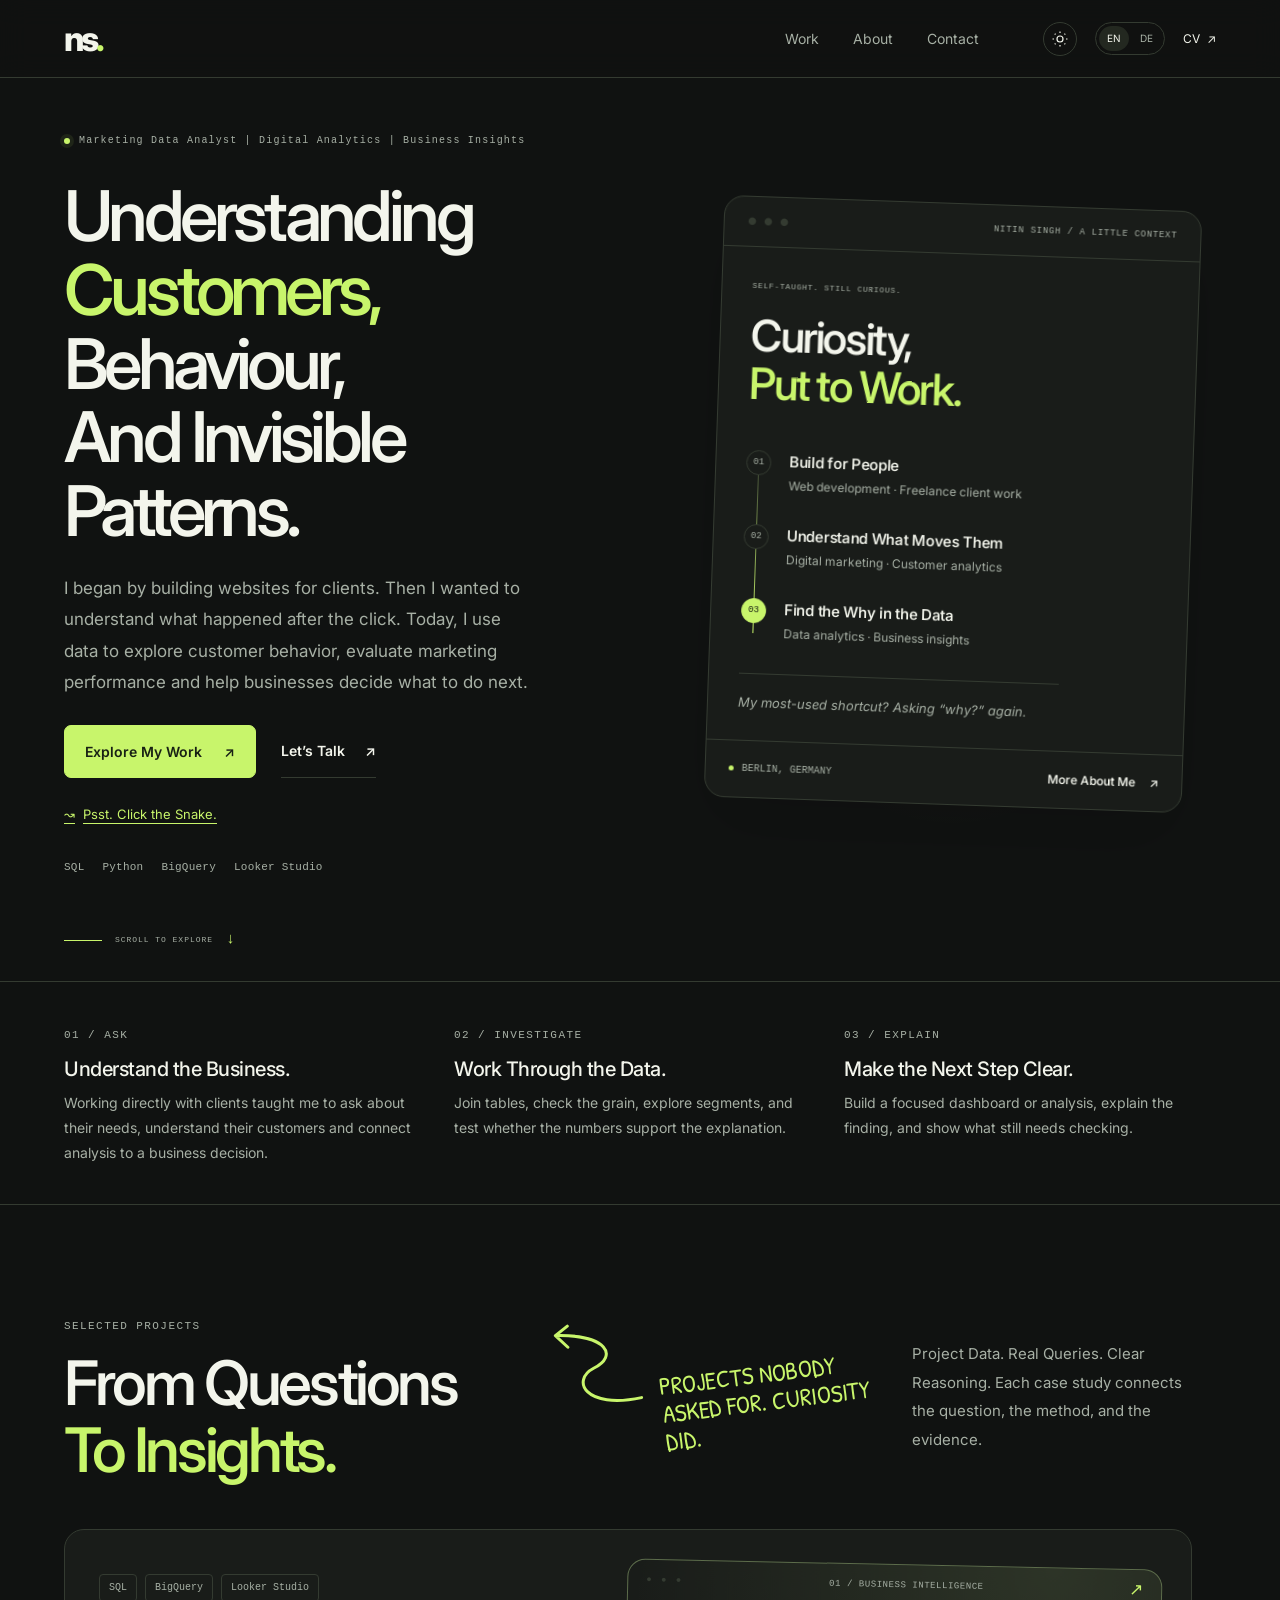
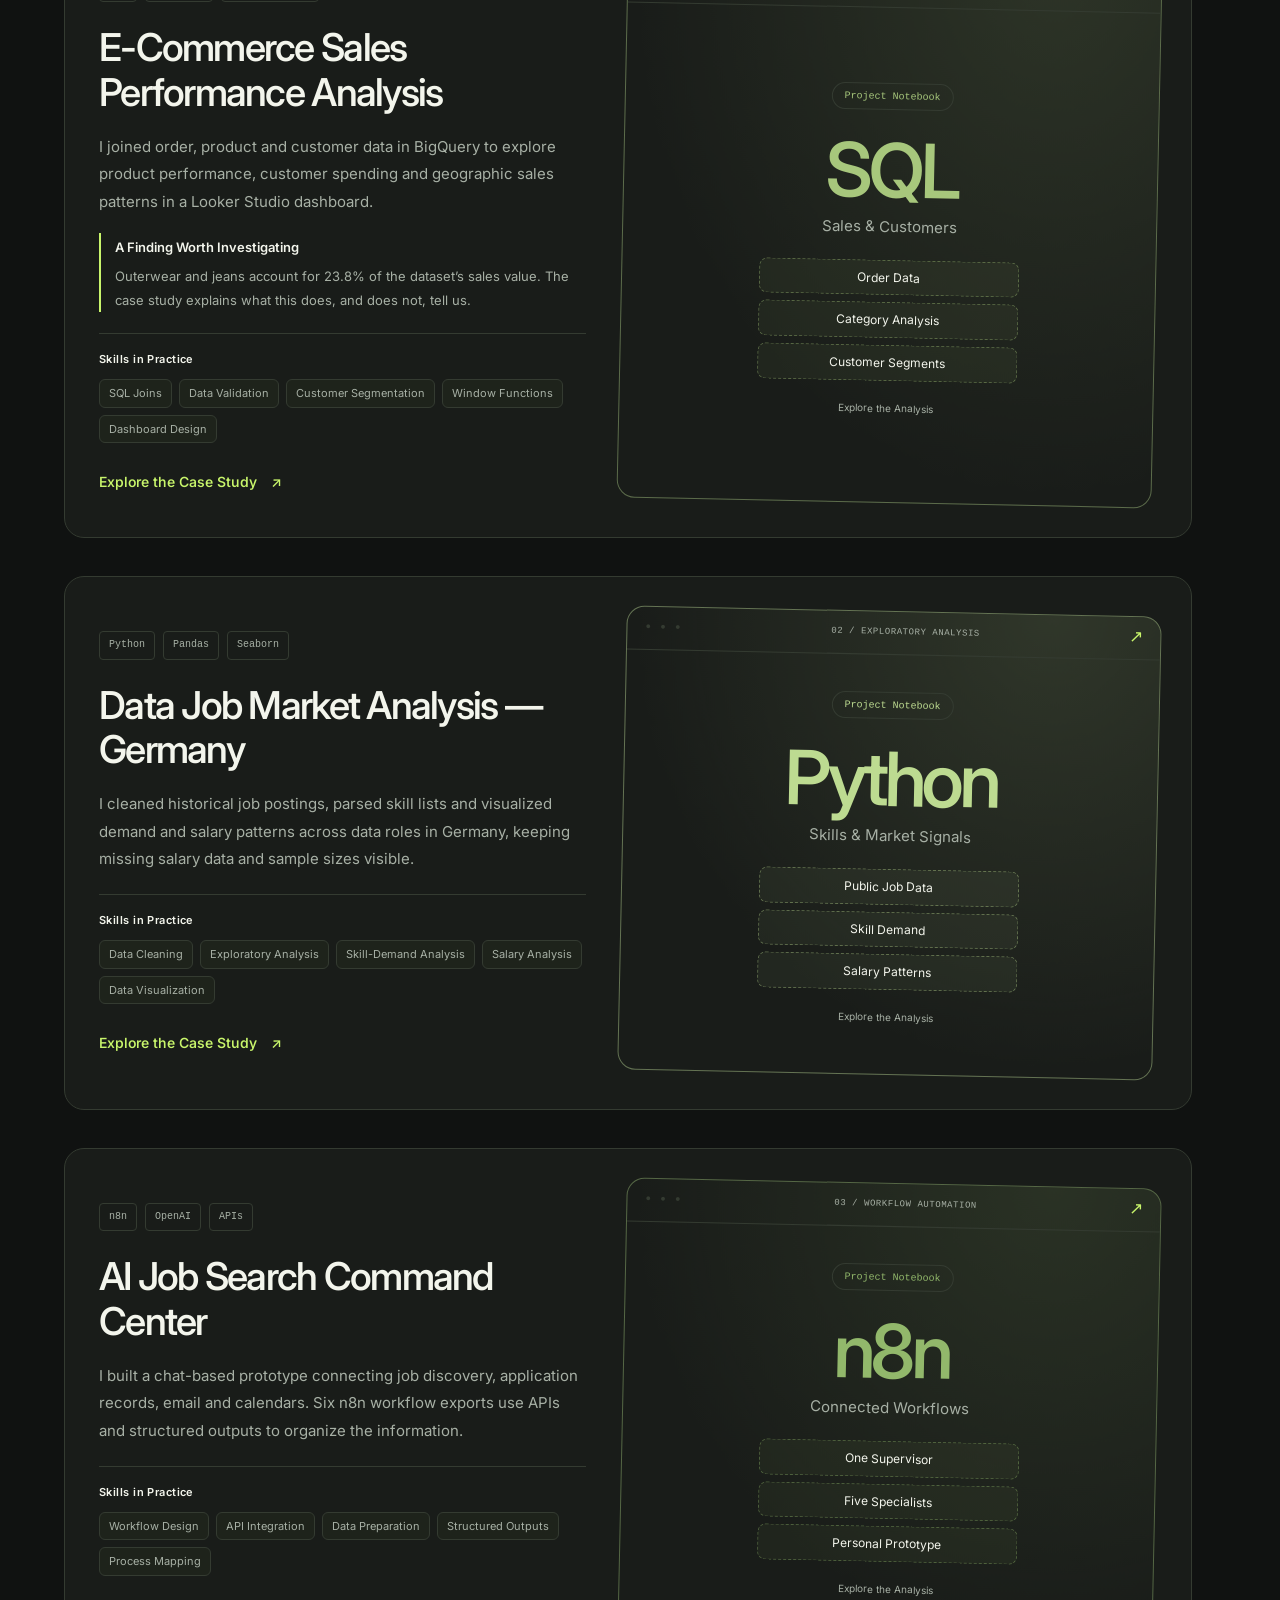
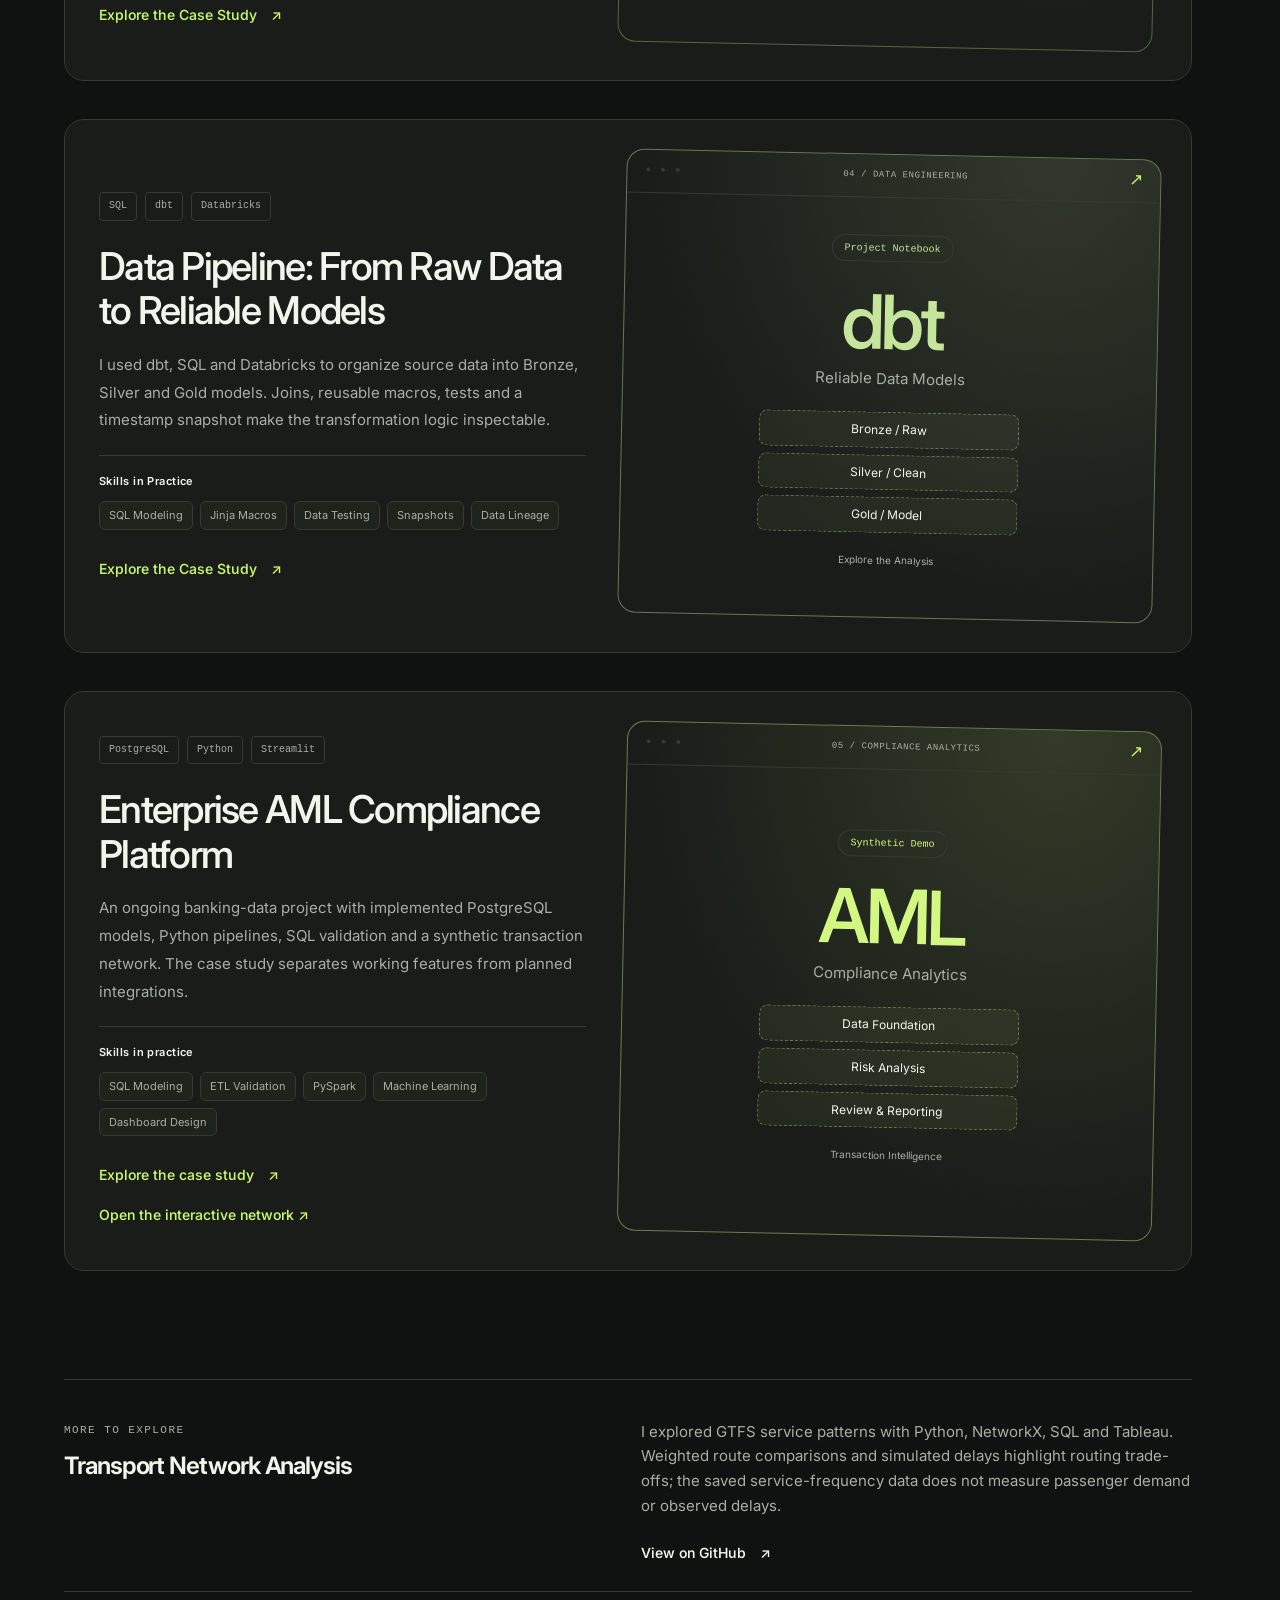
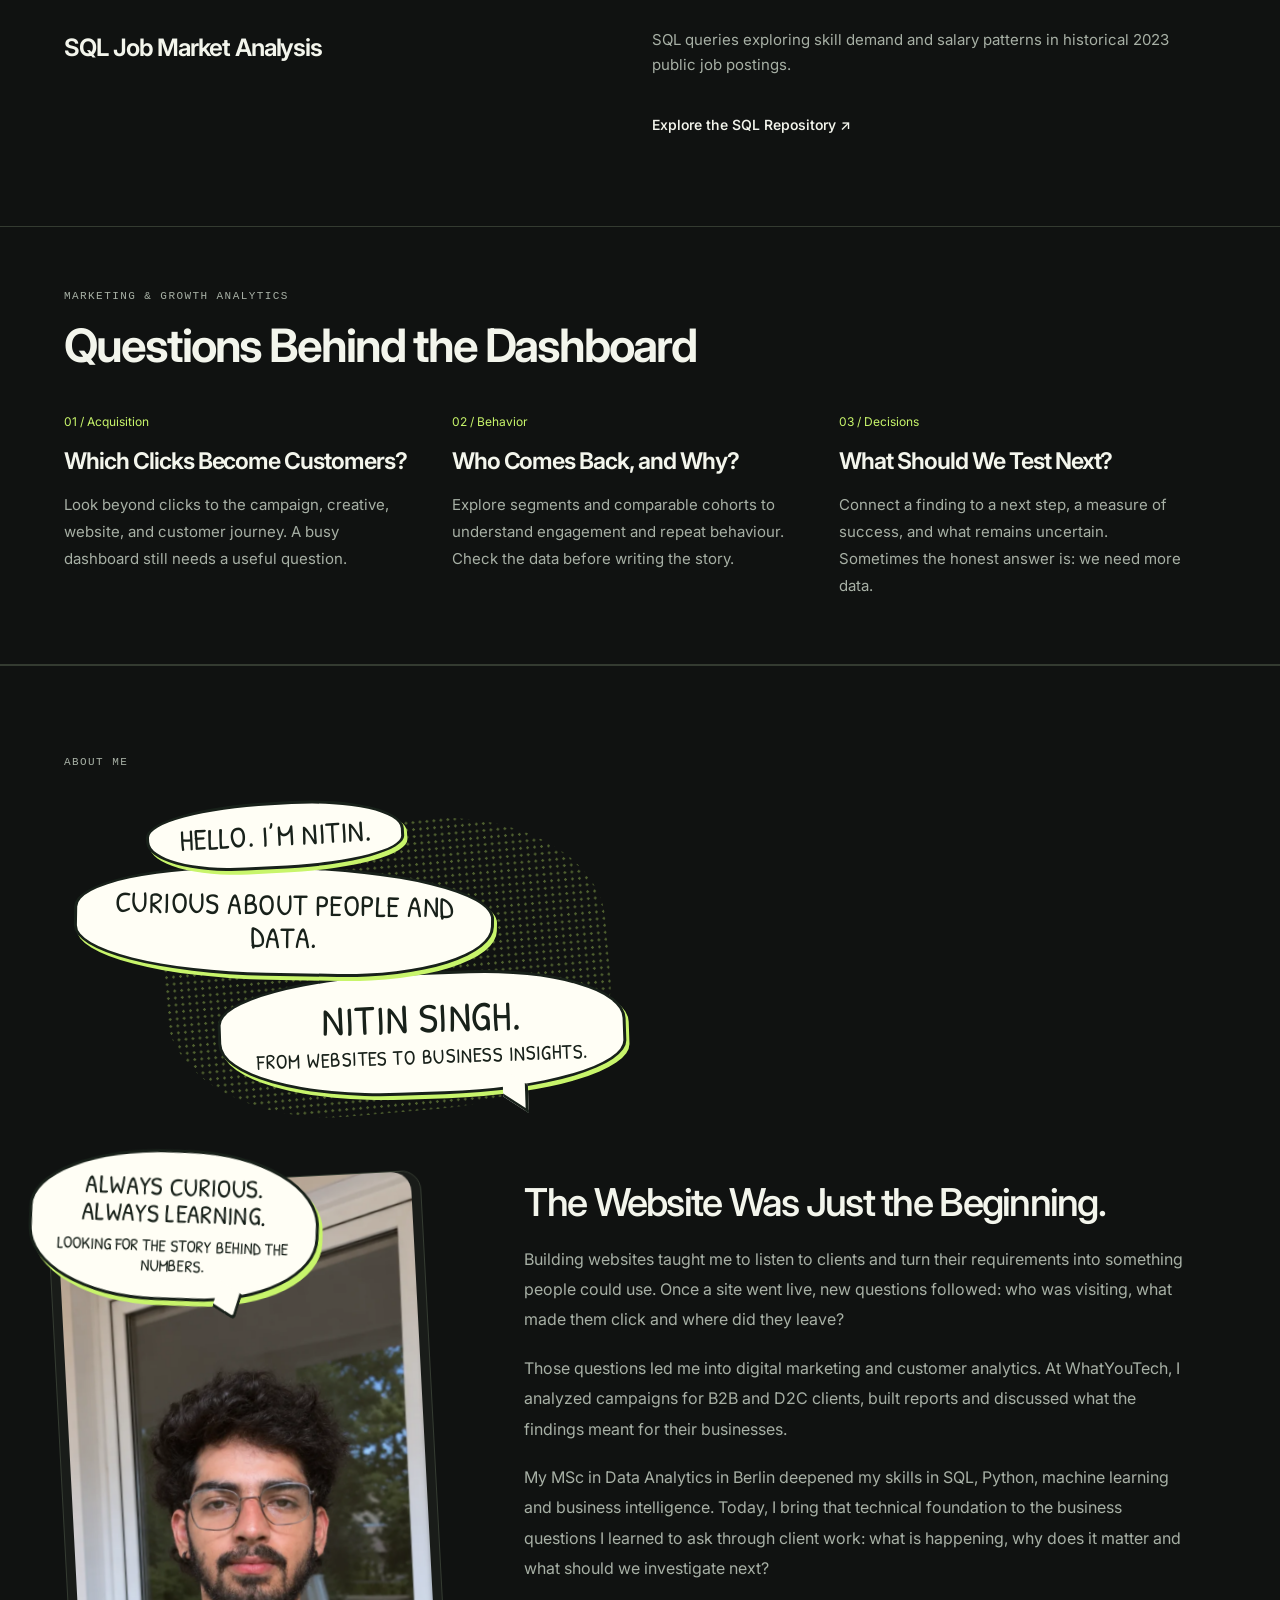
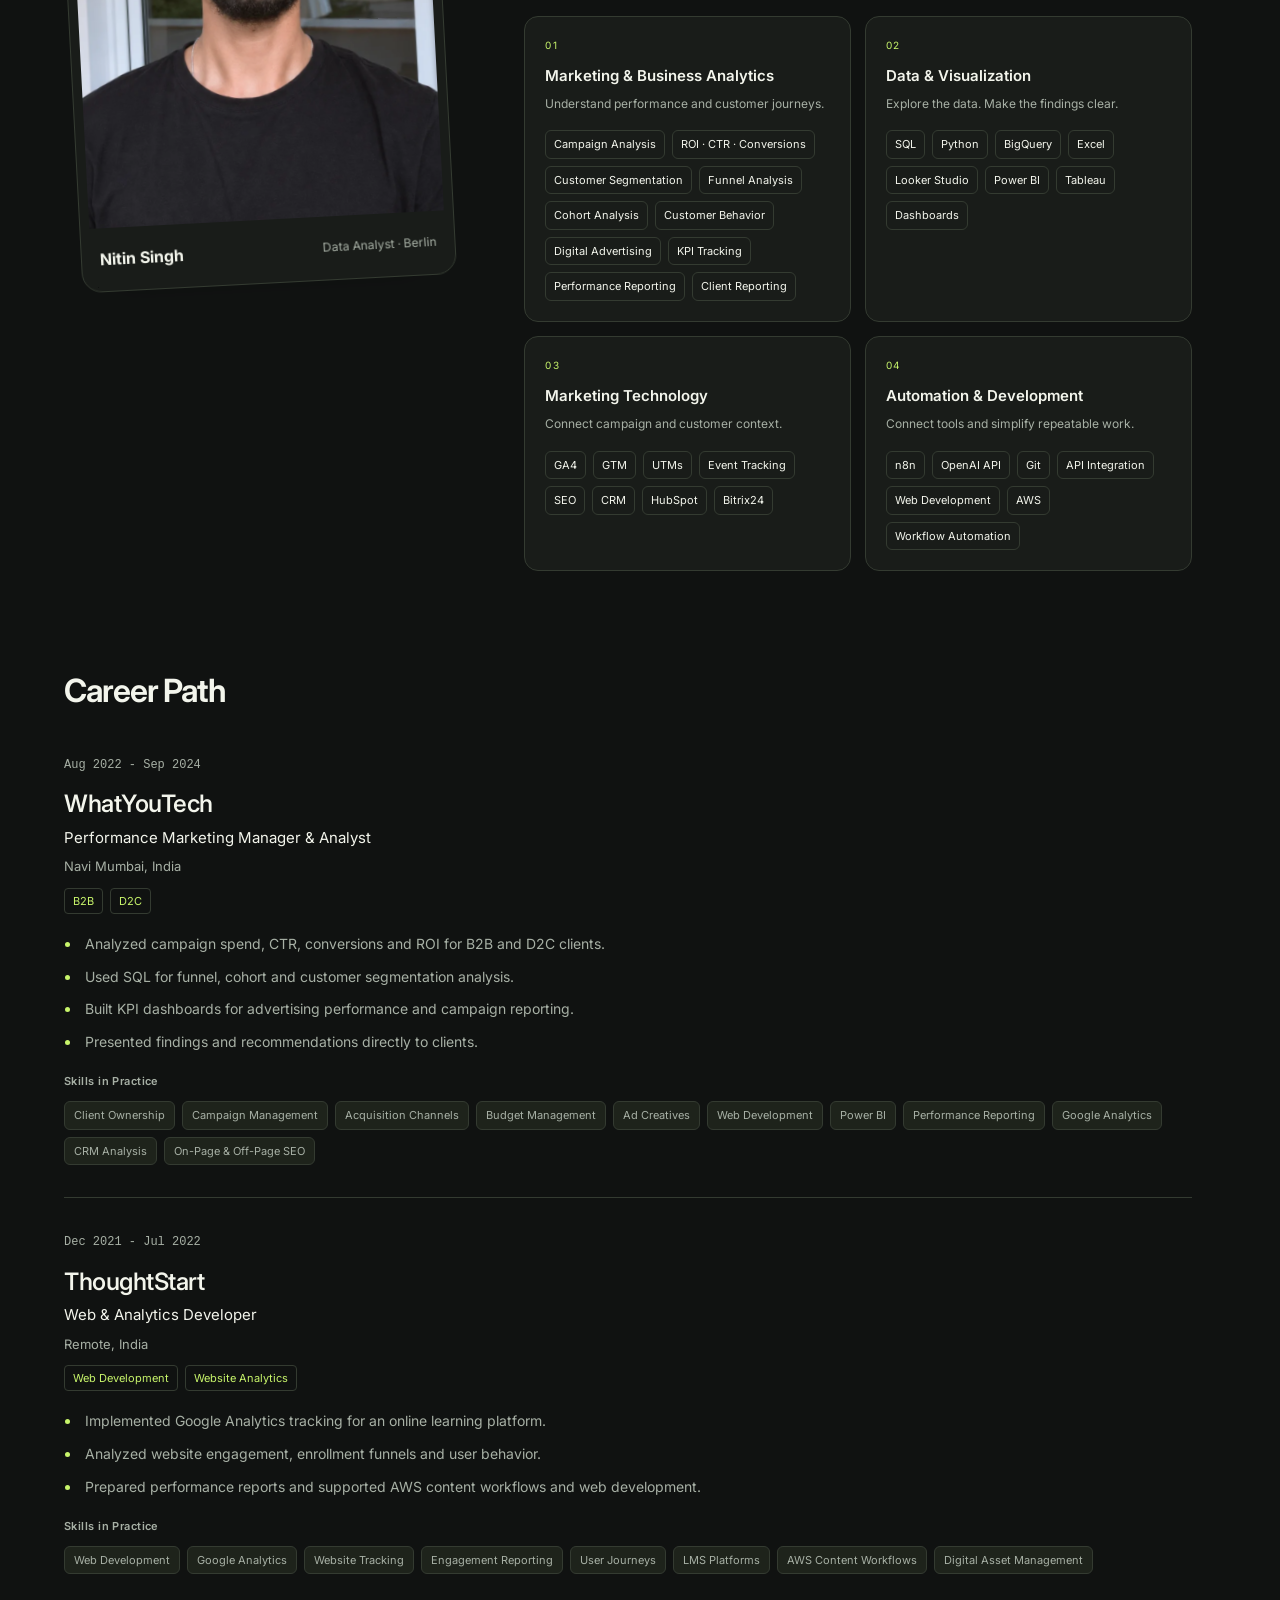
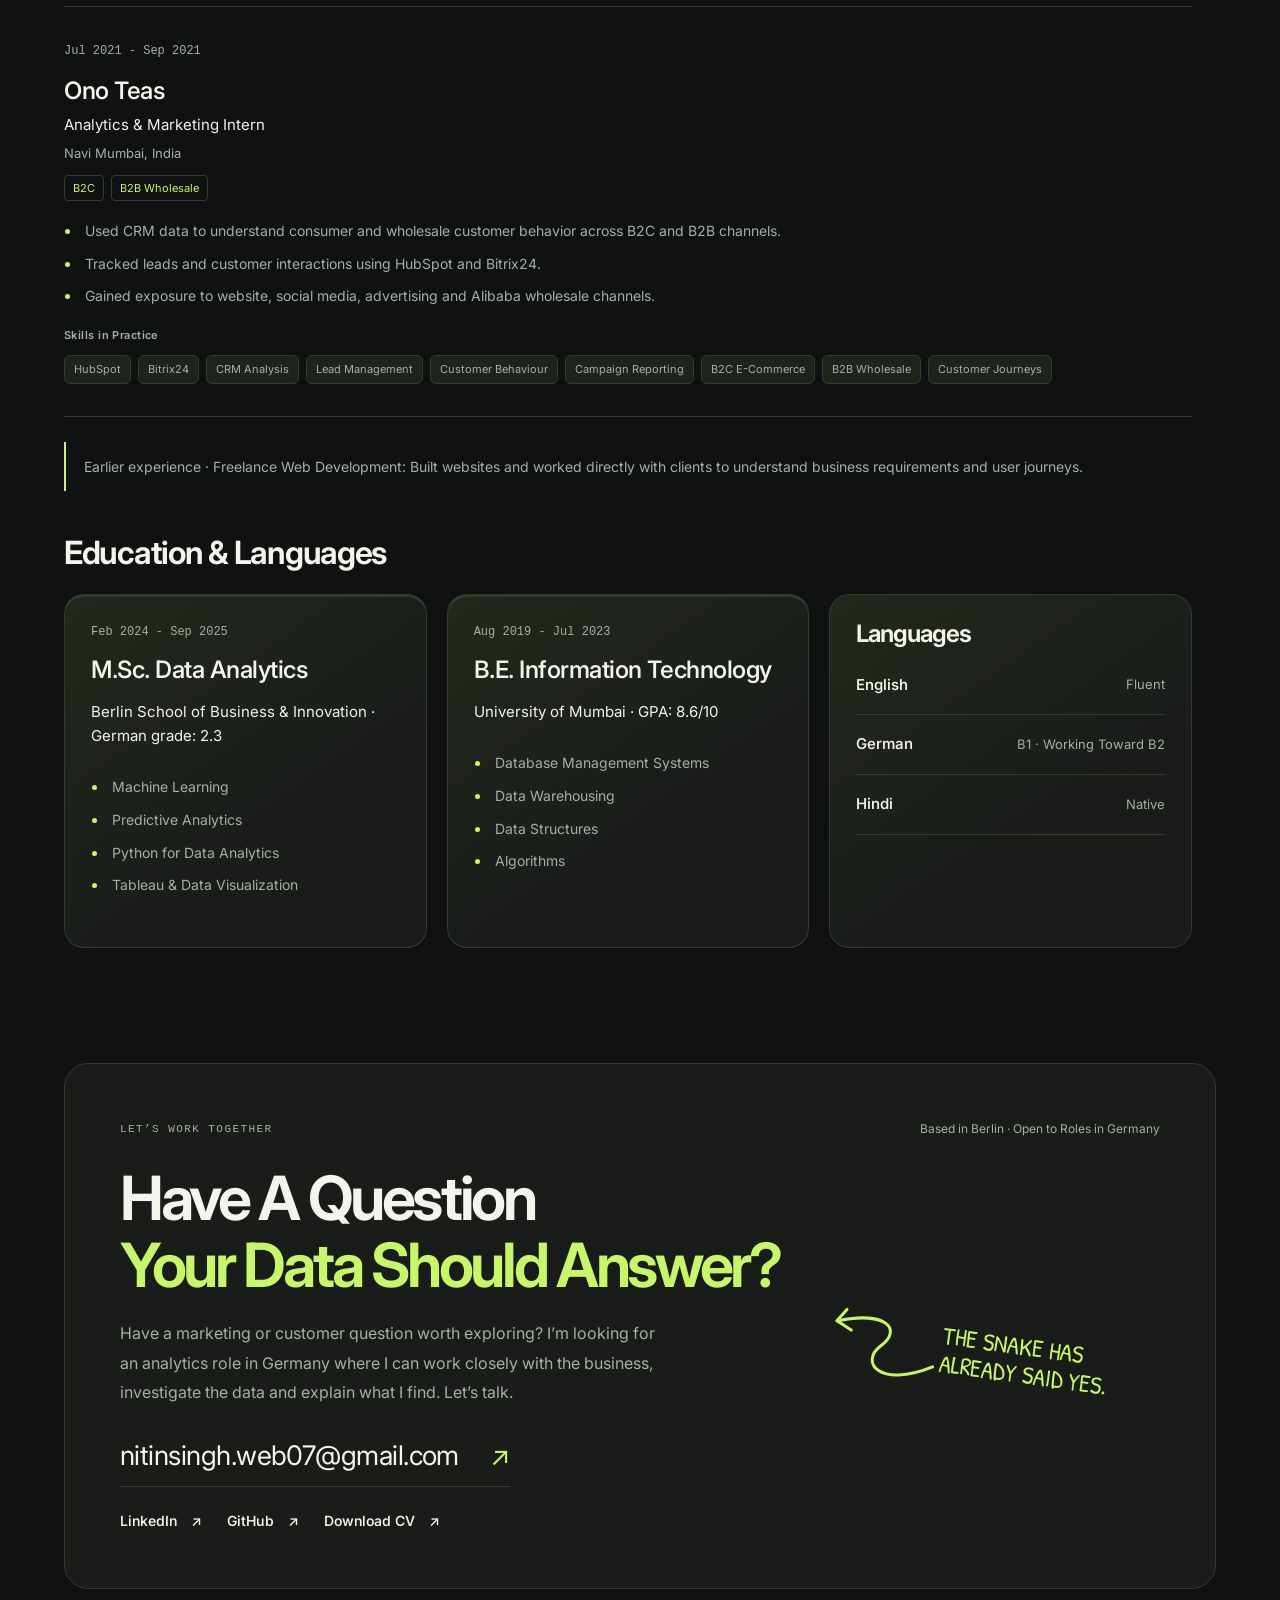
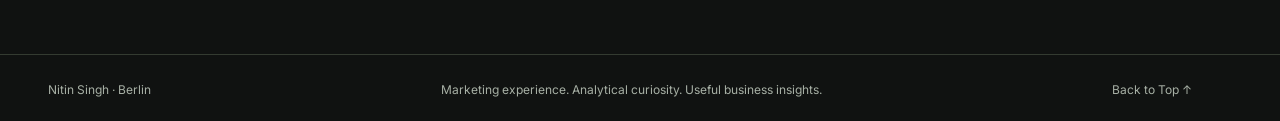
<file: index.html>
<!doctype html>
<html lang="en" data-theme="dark"><head><meta charset="utf-8"><meta name="viewport" content="width=device-width,initial-scale=1">
<script>try{document.documentElement.dataset.theme=localStorage.getItem('portfolio-theme')==='light'?'light':'dark'}catch(e){}</script>
<title>Marketing Data Analyst | Digital Analytics | Business Insights | Nitin Singh</title><meta name="description" content="Nitin Singh, Berlin. From web development and digital marketing to customer analytics, data analysis and business insights. Explore the projects and the thinking behind them."><meta name="theme-color" content="#101411">
<link rel="canonical" href="https://nitinsinghdm.github.io/"><link rel="icon" href="favicon.svg" type="image/svg+xml">
<meta property="og:title" content="Marketing Data Analyst | Digital Analytics | Business Insights | Nitin Singh"><meta property="og:description" content="Nitin Singh, Berlin. From web development and digital marketing to customer analytics, data analysis and business insights. Explore the projects and the thinking behind them."><meta property="og:type" content="website"><meta property="og:url" content="https://nitinsinghdm.github.io/"><meta property="og:image" content="https://nitinsinghdm.github.io/assets/profile/profile_dp4.png"><meta name="twitter:card" content="summary">
<link rel="stylesheet" href="style.css?v=20261125-content-skills"><script defer src="script.js?v=20261015-python"></script></head><body>
<a class="skip-link" href="#main"><span data-en="Skip to Content" data-de="Zum Inhalt">Skip to Content</span></a><div class="reading-progress" aria-hidden="true"></div>
<header class="site-header"><a class="wordmark" href="index.html" aria-label="Nitin Singh home">ns<span>.</span></a>
<nav aria-label="Main navigation"><a class="nav-link" href="index.html#work"><span data-en="Work" data-de="Projekte">Work</span><span aria-hidden="true">↗</span></a><a class="nav-link" href="index.html#about"><span data-en="About" data-de="Über mich">About</span><span aria-hidden="true">↗</span></a><a class="nav-link" href="index.html#contact"><span data-en="Contact" data-de="Kontakt">Contact</span><span aria-hidden="true">↗</span></a></nav>
<div class="header-actions"><button class="theme-toggle" type="button" aria-label="Switch to light mode" aria-pressed="false"><svg width="18" height="18" viewbox="0 0 24 24" fill="none" stroke="currentColor" stroke-width="1.6" aria-hidden="true"><circle cx="12" cy="12" r="4"></circle><path d="M12 2v2m0 16v2M2 12h2m16 0h2M5 5l1 1m12 12 1 1M5 19l1-1M18 6l1-1"></path></svg></button><div class="language-switch" role="group" aria-label="Language"><button data-lang="en" aria-pressed="true">EN</button><button data-lang="de" aria-pressed="false">DE</button></div><a class="cv-link" href="assets/nitin_singh_da_cv.pdf" target="_blank" rel="noopener noreferrer"><span data-en="CV" data-de="Lebenslauf">CV</span><span aria-hidden="true">↗</span></a></div></header><main id="main"><section class="hero wrap" id="home"><div class="hero-copy"><p class="eyebrow"><span class="status-dot" aria-hidden="true"></span><span data-en="Marketing Data Analyst | Digital Analytics | Business Insights" data-de="Marketing Data Analyst | Digitale Analyse | Geschäftliche Erkenntnisse">Marketing Data Analyst | Digital Analytics | Business Insights</span></p><h1 class="hero-title"><span class="title-line"><span data-en="Understanding" data-de="Ich verstehe">Understanding</span></span><span class="title-line accent"><span data-en="Customers," data-de="Kunden,">Customers,</span></span><span class="title-line"><span data-en="Behaviour," data-de="Verhalten">Behaviour,</span></span><span class="title-line"><span data-en="And Invisible" data-de="und verborgene">And Invisible</span></span><span class="title-line"><span data-en="Patterns." data-de="Muster.">Patterns.</span></span></h1><p class="hero-description" data-en="I began by building websites for clients. Then I wanted to understand what happened after the click. Today, I use data to explore customer behavior, evaluate marketing performance and help businesses decide what to do next." data-de="Anfangs entwickelte ich Websites für Kunden. Dann wollte ich verstehen, was nach dem Klick passiert. Heute untersuche ich Kundenverhalten und Marketingperformance anhand von Daten und helfe Unternehmen, ihre nächsten Schritte zu entscheiden.">I began by building websites for clients. Then I wanted to understand what happened after the click. Today, I use data to explore customer behavior, evaluate marketing performance and help businesses decide what to do next.</p><div class="hero-actions"><a class="button primary" href="#work"><span data-en="Explore My Work" data-de="Projekte ansehen">Explore My Work</span><span aria-hidden="true">↗</span></a><a class="button secondary" href="#contact"><span data-en="Let’s Talk" data-de="Kontakt aufnehmen">Let’s Talk</span><span aria-hidden="true">↗</span></a></div><button class="snake-invite hero-snake-invite" type="button" aria-controls="snake-speech" aria-expanded="false"><span aria-hidden="true">↝</span> <span data-en="Psst. Click the Snake." data-de="Psst. Klick die Schlange.">Psst. Click the Snake.</span></button><div class="hero-toolset"><span>SQL</span><span>Python</span><span>BigQuery</span><span>Looker Studio</span></div></div>
<div class="hero-card-wrap"><div class="hero-evidence personal-card"><div class="memo-top"><span class="memo-dots" aria-hidden="true">● ● ●</span><span class="eyebrow" data-en="NITIN SINGH / A LITTLE CONTEXT" data-de="NITIN SINGH / KURZ ZU MIR">NITIN SINGH / A LITTLE CONTEXT</span></div><div class="personal-body"><p class="eyebrow"><span data-en="SELF-TAUGHT. STILL CURIOUS." data-de="AUTODIDAKT. IMMER NEUGIERIG.">SELF-TAUGHT. STILL CURIOUS.</span></p><h2><span data-en="Curiosity," data-de="Neugier,">Curiosity,</span><br><span class="accent" data-en="Put to Work." data-de="die bewegt.">Put to Work.</span></h2><div class="journey"><div class="journey-row"><span class="journey-number">01</span><div><h3 data-en="Build for People" data-de="Für Menschen bauen">Build for People</h3><p data-en="Web development · Freelance client work" data-de="Webentwicklung · Freelance-Kundenprojekte">Web development · Freelance client work</p></div></div><div class="journey-row"><span class="journey-number">02</span><div><h3 data-en="Understand What Moves Them" data-de="Verstehen, was sie bewegt">Understand What Moves Them</h3><p data-en="Digital marketing · Customer analytics" data-de="Digitales Marketing · Kundenanalyse">Digital marketing · Customer analytics</p></div></div><div class="journey-row"><span class="journey-number">03</span><div><h3 data-en="Find the Why in the Data" data-de="Das Warum in den Daten finden">Find the Why in the Data</h3><p data-en="Data analytics · Business insights" data-de="Datenanalyse · Erkenntnisse fürs Geschäft">Data analytics · Business insights</p></div></div></div><p class="personal-note"><span data-en="My most-used shortcut? Asking “why?” again." data-de="Mein liebster Shortcut? Noch einmal „Warum?“ fragen.">My most-used shortcut? Asking “why?” again.</span></p></div><div class="memo-bottom"><span><i class="status-dot" aria-hidden="true"></i><span data-en="BERLIN, GERMANY" data-de="BERLIN, DEUTSCHLAND">BERLIN, GERMANY</span></span><a class="text-link" href="#about"><span data-en="More About Me" data-de="Mehr über mich">More About Me</span><span aria-hidden="true">↗</span></a></div></div></div><a class="scroll-cue" href="#work"><span class="scroll-cue-line" aria-hidden="true"></span><span data-en="SCROLL TO EXPLORE" data-de="SCROLLEN &amp; ENTDECKEN">SCROLL TO EXPLORE</span><span aria-hidden="true">↓</span></a></section>
<section class="capabilities wrap reveal" aria-label="What I bring"><div><span class="eyebrow" data-en="01 / ASK" data-de="01 / FRAGEN">01 / ASK</span><h2 data-en="Understand the Business." data-de="Das Geschäft verstehen.">Understand the Business.</h2><p data-en="Working directly with clients taught me to ask about their needs, understand their customers and connect analysis to a business decision." data-de="Die direkte Zusammenarbeit mit Kunden hat mich gelehrt, nach ihren Bedürfnissen zu fragen, ihre Zielgruppen zu verstehen und Analysen mit geschäftlichen Entscheidungen zu verbinden.">Working directly with clients taught me to ask about their needs, understand their customers and connect analysis to a business decision.</p></div><div><span class="eyebrow" data-en="02 / INVESTIGATE" data-de="02 / ANALYSIEREN">02 / INVESTIGATE</span><h2 data-en="Work Through the Data." data-de="Die Daten verstehen.">Work Through the Data.</h2><p data-en="Join tables, check the grain, explore segments, and test whether the numbers support the explanation." data-de="Tabellen verbinden, die Datenebene prüfen, Segmente untersuchen und Erklärungen anhand der Zahlen bewerten.">Join tables, check the grain, explore segments, and test whether the numbers support the explanation.</p></div><div><span class="eyebrow" data-en="03 / EXPLAIN" data-de="03 / ERKLÄREN">03 / EXPLAIN</span><h2 data-en="Make the Next Step Clear." data-de="Den nächsten Schritt klären.">Make the Next Step Clear.</h2><p data-en="Build a focused dashboard or analysis, explain the finding, and show what still needs checking." data-de="Ein fokussiertes Dashboard oder eine Analyse erstellen, das Ergebnis erklären und offene Fragen sichtbar machen.">Build a focused dashboard or analysis, explain the finding, and show what still needs checking.</p></div></section>
<section class="work-section wrap" id="work"><div class="section-heading reveal"><div><span class="eyebrow" data-en="SELECTED PROJECTS" data-de="AUSGEWÄHLTE PROJEKTE">SELECTED PROJECTS</span><h2><span data-en="From Questions" data-de="Von Fragen">From Questions</span><br><span class="accent" data-en="To Insights." data-de="zu Erkenntnissen.">To Insights.</span></h2></div><div class="heading-aside"><svg viewBox="0 0 100 100" width="100" height="100" fill="none" aria-hidden="true"><path d="M91 88C33 93 23 62 47 53C73 44 65 21 13 16M13 16l13-8M13 16l11 13" stroke="currentColor" stroke-width="3" stroke-linecap="round" stroke-linejoin="round"/></svg><span data-en="Projects Nobody Asked For. Curiosity Did." data-de="Niemand hat diese Projekte bestellt. Meine Neugier schon.">Projects Nobody Asked For. Curiosity Did.</span></div><p data-en="Project Data. Real Queries. Clear Reasoning. Each case study connects the question, the method, and the evidence." data-de="Projektdaten. Echter Code. Klare Gedanken. Jede Fallstudie verbindet Frage, Methode und Belege.">Project Data. Real Queries. Clear Reasoning. Each case study connects the question, the method, and the evidence.</p></div>
<div class="project-stack"><article class="project-card featured reveal"><a class="project-image concept-cover" href="ecommerce.html" aria-label="Read the e-commerce case study" style="--cover-accent:#a7c77c"><div class="window-top"><span class="window-dots" aria-hidden="true">● ● ●</span><span class="window-label">01 / BUSINESS INTELLIGENCE</span><span class="window-arrow" aria-hidden="true">↗</span></div><div class="aml-blueprint"><span class="build-badge">Project Notebook</span><strong>SQL</strong><p>Sales &amp; Customers</p><div class="blueprint-layers"><span>Order Data</span><span>Category Analysis</span><span>Customer Segments</span></div><small>Explore the Analysis</small></div></a><div class="project-info"><div class="project-tags"><span>SQL</span><span>BigQuery</span><span>Looker Studio</span></div><h3 data-en="E-Commerce Sales Performance Analysis" data-de="E-Commerce-Verkaufsanalyse">E-Commerce Sales Performance Analysis</h3><p data-en="I joined order, product and customer data in BigQuery to explore product performance, customer spending and geographic sales patterns in a Looker Studio dashboard." data-de="Ich habe Bestell-, Produkt- und Kundendaten in BigQuery verbunden und Produktperformance, Kundenausgaben und geografische Umsatzmuster in einem Looker-Studio-Dashboard untersucht.">I joined order, product and customer data in BigQuery to explore product performance, customer spending and geographic sales patterns in a Looker Studio dashboard.</p><div class="project-finding"><strong data-en="A Finding Worth Investigating" data-de="Ein Ergebnis für die weitere Analyse">A Finding Worth Investigating</strong><p data-en="Outerwear and jeans account for 23.8% of the dataset’s sales value. The case study explains what this does, and does not, tell us." data-de="Jacken/Mäntel und Jeans machen 23,8 % des Umsatzwerts aus. Die Fallstudie zeigt, was sich daraus ableiten lässt.">Outerwear and jeans account for 23.8% of the dataset’s sales value. The case study explains what this does, and does not, tell us.</p></div><div class="skill-panel"><p class="skill-label" data-en="Skills in Practice" data-de="Skills in der Praxis">Skills in Practice</p><ul class="skill-chips"><li>SQL Joins</li><li>Data Validation</li><li>Customer Segmentation</li><li>Window Functions</li><li>Dashboard Design</li></ul></div><a class="text-link" href="ecommerce.html"><span data-en="Explore the Case Study" data-de="Fallstudie ansehen">Explore the Case Study</span><span aria-hidden="true">↗</span></a></div></article>
<article class="project-card reveal"><a class="project-image concept-cover" href="job-market.html" aria-label="Read the job market case study" style="--cover-accent:#bddb91"><div class="window-top"><span class="window-dots" aria-hidden="true">● ● ●</span><span class="window-label">02 / EXPLORATORY ANALYSIS</span><span class="window-arrow" aria-hidden="true">↗</span></div><div class="aml-blueprint"><span class="build-badge">Project Notebook</span><strong>Python</strong><p>Skills &amp; Market Signals</p><div class="blueprint-layers"><span>Public Job Data</span><span>Skill Demand</span><span>Salary Patterns</span></div><small>Explore the Analysis</small></div></a><div class="project-info"><div class="project-tags"><span>Python</span><span>Pandas</span><span>Seaborn</span></div><h3 data-en="Data Job Market Analysis — Germany" data-de="Analyse des Arbeitsmarkts für Datenberufe — Deutschland">Data Job Market Analysis — Germany</h3><p data-en="I cleaned historical job postings, parsed skill lists and visualized demand and salary patterns across data roles in Germany, keeping missing salary data and sample sizes visible." data-de="Ich habe historische Stellenanzeigen bereinigt, Skill-Listen aufbereitet und Nachfrage- und Gehaltsmuster in deutschen Datenberufen visualisiert. Fehlende Gehaltsangaben und Stichprobengrößen bleiben dabei sichtbar.">I cleaned historical job postings, parsed skill lists and visualized demand and salary patterns across data roles in Germany, keeping missing salary data and sample sizes visible.</p><div class="skill-panel"><p class="skill-label" data-en="Skills in Practice" data-de="Skills in der Praxis">Skills in Practice</p><ul class="skill-chips"><li>Data Cleaning</li><li>Exploratory Analysis</li><li>Skill-Demand Analysis</li><li>Salary Analysis</li><li>Data Visualization</li></ul></div><a class="text-link" href="job-market.html"><span data-en="Explore the Case Study" data-de="Fallstudie ansehen">Explore the Case Study</span><span aria-hidden="true">↗</span></a></div></article>
<article class="project-card reveal"><a class="project-image concept-cover" href="automation.html" aria-label="Read the workflow automation case study" style="--cover-accent:#92b86b"><div class="window-top"><span class="window-dots" aria-hidden="true">● ● ●</span><span class="window-label">03 / WORKFLOW AUTOMATION</span><span class="window-arrow" aria-hidden="true">↗</span></div><div class="aml-blueprint"><span class="build-badge">Project Notebook</span><strong>n8n</strong><p>Connected Workflows</p><div class="blueprint-layers"><span>One Supervisor</span><span>Five Specialists</span><span>Personal Prototype</span></div><small>Explore the Analysis</small></div></a><div class="project-info"><div class="project-tags"><span>n8n</span><span>OpenAI</span><span>APIs</span></div><h3 data-en="AI Job Search Command Center" data-de="KI-Zentrale für die Jobsuche">AI Job Search Command Center</h3><p data-en="I built a chat-based prototype connecting job discovery, application records, email and calendars. Six n8n workflow exports use APIs and structured outputs to organize the information." data-de="Ich habe einen Chat-Prototyp für Jobsuche, Bewerbungsdaten, E-Mails und Kalender gebaut. Sechs n8n-Workflow-Exporte strukturieren die Informationen mithilfe von APIs und strukturierten Ausgaben.">I built a chat-based prototype connecting job discovery, application records, email and calendars. Six n8n workflow exports use APIs and structured outputs to organize the information.</p><div class="skill-panel"><p class="skill-label" data-en="Skills in Practice" data-de="Skills in der Praxis">Skills in Practice</p><ul class="skill-chips"><li>Workflow Design</li><li>API Integration</li><li>Data Preparation</li><li>Structured Outputs</li><li>Process Mapping</li></ul></div><a class="text-link" href="automation.html"><span data-en="Explore the Case Study" data-de="Fallstudie ansehen">Explore the Case Study</span><span aria-hidden="true">↗</span></a></div></article>
<article class="project-card reveal"><a class="project-image concept-cover" href="data-pipeline.html" aria-label="Read the data pipeline case study" style="--cover-accent:#c6e59c"><div class="window-top"><span class="window-dots" aria-hidden="true">● ● ●</span><span class="window-label">04 / DATA ENGINEERING</span><span class="window-arrow" aria-hidden="true">↗</span></div><div class="aml-blueprint"><span class="build-badge">Project Notebook</span><strong>dbt</strong><p>Reliable Data Models</p><div class="blueprint-layers"><span>Bronze / Raw</span><span>Silver / Clean</span><span>Gold / Model</span></div><small>Explore the Analysis</small></div></a><div class="project-info"><div class="project-tags"><span>SQL</span><span>dbt</span><span>Databricks</span></div><h3 data-en="Data Pipeline: From Raw Data to Reliable Models" data-de="Datenpipeline: Von Rohdaten zu verlässlichen Modellen">Data Pipeline: From Raw Data to Reliable Models</h3><p data-en="I used dbt, SQL and Databricks to organize source data into Bronze, Silver and Gold models. Joins, reusable macros, tests and a timestamp snapshot make the transformation logic inspectable." data-de="Mit dbt, SQL und Databricks habe ich Quelldaten in Bronze-, Silver- und Gold-Modelle gegliedert. Joins, wiederverwendbare Makros, Tests und ein Zeitstempel-Snapshot machen die Transformationen nachvollziehbar.">I used dbt, SQL and Databricks to organize source data into Bronze, Silver and Gold models. Joins, reusable macros, tests and a timestamp snapshot make the transformation logic inspectable.</p><div class="skill-panel"><p class="skill-label" data-en="Skills in Practice" data-de="Skills in der Praxis">Skills in Practice</p><ul class="skill-chips"><li>SQL Modeling</li><li>Jinja Macros</li><li>Data Testing</li><li>Snapshots</li><li>Data Lineage</li></ul></div><a class="text-link" href="data-pipeline.html"><span data-en="Explore the Case Study" data-de="Fallstudie ansehen">Explore the Case Study</span><span aria-hidden="true">↗</span></a></div></article>
<article class="project-card reveal aml-card"><a class="project-image concept-cover" href="aml.html" aria-label="Explore the AML project" style="--cover-accent:#d2f783"><div class="window-top"><span class="window-dots" aria-hidden="true">● ● ●</span><span class="window-label">05 / COMPLIANCE ANALYTICS</span><span class="window-arrow" aria-hidden="true">↗</span></div><div class="aml-blueprint"><span class="build-badge">Synthetic Demo</span><strong>AML</strong><p>Compliance Analytics</p><div class="blueprint-layers"><span>Data Foundation</span><span>Risk Analysis</span><span>Review &amp; Reporting</span></div><small>Transaction Intelligence</small></div></a><div class="project-info"><div class="project-tags"><span>PostgreSQL</span><span>Python</span><span>Streamlit</span></div><h3 data-en="Enterprise AML Compliance Platform" data-de="Enterprise AML Compliance Platform">Enterprise AML Compliance Platform</h3><p data-en="An ongoing banking-data project with implemented PostgreSQL models, Python pipelines, SQL validation and a synthetic transaction network. The case study separates working features from planned integrations." data-de="Ein laufendes Bankdatenprojekt mit implementierten PostgreSQL-Modellen, Python-Pipelines, SQL-Prüfungen und einem synthetischen Transaktionsnetzwerk. Die Fallstudie trennt vorhandene Funktionen von geplanten Integrationen.">An ongoing banking-data project with implemented PostgreSQL models, Python pipelines, SQL validation and a synthetic transaction network. The case study separates working features from planned integrations.</p><div class="skill-panel"><p class="skill-label" data-en="Skills in practice" data-de="Skills in der Praxis">Skills in practice</p><ul class="skill-chips"><li>SQL Modeling</li><li>ETL Validation</li><li>PySpark</li><li>Machine Learning</li><li>Dashboard Design</li></ul></div><a class="text-link" href="aml.html"><span data-en="Explore the case study" data-de="Fallstudie ansehen">Explore the case study</span> ↗</a><a class="text-link" href="aml-network/" style="display:block;margin-top:16px"><span data-en="Open the interactive network" data-de="Interaktives Netzwerk öffnen">Open the interactive network</span> ↗</a></div></article>
</div><div class="more-work reveal"><div><span class="eyebrow" data-en="MORE TO EXPLORE" data-de="WEITERE ARBEITEN">MORE TO EXPLORE</span><h3 data-en="Transport Network Analysis" data-de="Analyse von Verkehrsnetzen">Transport Network Analysis</h3></div><div><p data-en="I explored GTFS service patterns with Python, NetworkX, SQL and Tableau. Weighted route comparisons and simulated delays highlight routing trade-offs; the saved service-frequency data does not measure passenger demand or observed delays." data-de="Mit Python, NetworkX, SQL und Tableau habe ich GTFS-Angebotsmuster untersucht. Gewichtete Routenvergleiche und simulierte Verspätungen zeigen Zielkonflikte bei der Routenwahl. Die gespeicherten Fahrtenhäufigkeiten messen weder Fahrgastnachfrage noch beobachtete Verspätungen.">I explored GTFS service patterns with Python, NetworkX, SQL and Tableau. Weighted route comparisons and simulated delays highlight routing trade-offs; the saved service-frequency data does not measure passenger demand or observed delays.</p><a class="text-link" href="https://github.com/nitinsinghdm/Transport-Network-Analysis-and-Optimization" target="_blank" rel="noopener noreferrer"><span data-en="View on GitHub" data-de="Auf GitHub ansehen">View on GitHub</span><span aria-hidden="true">↗</span></a></div><article class="extra-project"><h3 data-en="SQL Job Market Analysis" data-de="SQL-Analyse des Arbeitsmarkts">SQL Job Market Analysis</h3><p data-en="SQL queries exploring skill demand and salary patterns in historical 2023 public job postings." data-de="SQL-Abfragen zur Kompetenznachfrage und zu Gehaltsmustern in öffentlichen Stellenanzeigen aus dem Jahr 2023.">SQL queries exploring skill demand and salary patterns in historical 2023 public job postings.</p><a class="text-link" href="https://github.com/nitinsinghdm/SQL_Project_Data_Job_Analysis" target="_blank" rel="noopener noreferrer">Explore the SQL Repository ↗</a></article></div></section>
<section class="marketing-lens wrap" id="marketing-lens"><p class="eyebrow" data-en="MARKETING &amp; GROWTH ANALYTICS" data-de="MARKETING- &amp; WACHSTUMSANALYSE">MARKETING &amp; GROWTH ANALYTICS</p><h2 data-en="Questions Behind the Dashboard" data-de="Fragen hinter dem Dashboard">Questions Behind the Dashboard</h2><div class="marketing-questions"><article><span data-en="01 / Acquisition" data-de="01 / Kundengewinnung">01 / Acquisition</span><h3 data-en="Which Clicks Become Customers?" data-de="Welche Klicks werden zu Kunden?">Which Clicks Become Customers?</h3><p data-en="Look beyond clicks to the campaign, creative, website, and customer journey. A busy dashboard still needs a useful question." data-de="Über Klicks hinaus auf Kampagne, Werbemittel, Website und Customer Journey schauen. Auch ein volles Dashboard braucht eine gute Frage.">Look beyond clicks to the campaign, creative, website, and customer journey. A busy dashboard still needs a useful question.</p></article><article><span data-en="02 / Behavior" data-de="02 / Verhalten">02 / Behavior</span><h3 data-en="Who Comes Back, and Why?" data-de="Wer kommt zurück, und warum?">Who Comes Back, and Why?</h3><p data-en="Explore segments and comparable cohorts to understand engagement and repeat behaviour. Check the data before writing the story." data-de="Segmente und vergleichbare Kohorten untersuchen, um Engagement und wiederkehrendes Verhalten zu verstehen. Erst die Daten prüfen, dann die Geschichte erzählen.">Explore segments and comparable cohorts to understand engagement and repeat behaviour. Check the data before writing the story.</p></article><article><span data-en="03 / Decisions" data-de="03 / Entscheidungen">03 / Decisions</span><h3 data-en="What Should We Test Next?" data-de="Was sollten wir als Nächstes testen?">What Should We Test Next?</h3><p data-en="Connect a finding to a next step, a measure of success, and what remains uncertain. Sometimes the honest answer is: we need more data." data-de="Ein Ergebnis mit einem nächsten Schritt, einem Erfolgskriterium und offenen Fragen verbinden. Manchmal lautet die ehrliche Antwort: Wir brauchen mehr Daten.">Connect a finding to a next step, a measure of success, and what remains uncertain. Sometimes the honest answer is: we need more data.</p></article></div></section><section class="about-section wrap" id="about"><div class="section-heading reveal"><div><span class="eyebrow" data-en="ABOUT ME" data-de="ÜBER MICH">ABOUT ME</span><h2 class="about-introduction manga-intro"><span class="manga-panel manga-hello" data-en="Hello. I’m Nitin." data-de="Hallo. Ich bin Nitin.">Hello. I’m Nitin.</span><span class="manga-panel manga-dream" data-en="Curious About People and Data." data-de="Neugierig auf Menschen und Daten.">Curious About People and Data.</span><span class="manga-panel manga-name"><strong>Nitin Singh.</strong><span data-en="From Websites to Business Insights." data-de="Von Websites zu geschäftlichen Erkenntnissen.">From Websites to Business Insights.</span></span></h2></div></div><div class="about-grid"><div class="about-portrait reveal"><div class="portrait-speech"><span class="speech-spark" aria-hidden="true">✦</span><strong data-en="Always Curious. Always Learning." data-de="Immer neugierig. Immer am Lernen.">Always Curious. Always Learning.</strong><p data-en="Looking for the story behind the numbers." data-de="Auf der Suche nach der Geschichte hinter den Zahlen.">Looking for the story behind the numbers.</p></div><img src="assets/profile/profile_dp4.png" alt="Nitin Singh" loading="lazy" width="800" height="1000"><div><strong>Nitin Singh</strong><span data-en="Data Analyst · Berlin" data-de="Data Analyst · Berlin">Data Analyst · Berlin</span></div></div><div class="about-copy reveal"><h3 data-en="The Website Was Just the Beginning." data-de="Mit der Website fing alles an.">The Website Was Just the Beginning.</h3><p data-en="Building websites taught me to listen to clients and turn their requirements into something people could use. Once a site went live, new questions followed: who was visiting, what made them click and where did they leave?" data-de="Beim Entwickeln von Websites lernte ich, Kunden zuzuhören und ihre Anforderungen in nutzbare Lösungen zu übersetzen. Nach dem Start kamen neue Fragen hinzu: Wer besucht die Seite, was führt zum Klick und wo springen Menschen ab?">Building websites taught me to listen to clients and turn their requirements into something people could use. Once a site went live, new questions followed: who was visiting, what made them click and where did they leave?</p><p data-en="Those questions led me into digital marketing and customer analytics. At WhatYouTech, I analyzed campaigns for B2B and D2C clients, built reports and discussed what the findings meant for their businesses." data-de="Diese Fragen führten mich ins digitale Marketing und in die Kundenanalyse. Bei WhatYouTech analysierte ich Kampagnen für B2B- und D2C-Kunden, erstellte Berichte und besprach, was die Ergebnisse für ihr Geschäft bedeuteten.">Those questions led me into digital marketing and customer analytics. At WhatYouTech, I analyzed campaigns for B2B and D2C clients, built reports and discussed what the findings meant for their businesses.</p><p data-en="My MSc in Data Analytics in Berlin deepened my skills in SQL, Python, machine learning and business intelligence. Today, I bring that technical foundation to the business questions I learned to ask through client work: what is happening, why does it matter and what should we investigate next?" data-de="Mein Masterstudium Data Analytics in Berlin vertiefte meine Kenntnisse in SQL, Python, Machine Learning und Business Intelligence. Diese technische Grundlage verbinde ich heute mit Fragen aus der Kundenarbeit: Was passiert, warum ist es relevant und was sollten wir als Nächstes untersuchen?">My MSc in Data Analytics in Berlin deepened my skills in SQL, Python, machine learning and business intelligence. Today, I bring that technical foundation to the business questions I learned to ask through client work: what is happening, why does it matter and what should we investigate next?</p><div class="skills-block skills-grid" aria-label="Skills"><div class="skills-category"><span class="skills-number" aria-hidden="true">01</span><strong data-en="Marketing &amp; Business Analytics" data-de="Marketing- &amp; Geschäftsanalyse">Marketing &amp; Business Analytics</strong><p class="skills-description" data-en="Understand performance and customer journeys." data-de="Performance und Kundenwege verstehen.">Understand performance and customer journeys.</p><ul class="skills-tags"><li data-en="Campaign Analysis" data-de="Kampagnenanalyse">Campaign Analysis</li><li data-en="ROI · CTR · Conversions" data-de="ROI · CTR · Conversions">ROI · CTR · Conversions</li><li data-en="Customer Segmentation" data-de="Kundensegmentierung">Customer Segmentation</li><li data-en="Funnel Analysis" data-de="Funnel-Analyse">Funnel Analysis</li><li data-en="Cohort Analysis" data-de="Kohortenanalyse">Cohort Analysis</li><li data-en="Customer Behavior" data-de="Kundenverhalten">Customer Behavior</li><li data-en="Digital Advertising" data-de="Digitale Werbung">Digital Advertising</li><li data-en="KPI Tracking" data-de="KPI-Tracking">KPI Tracking</li><li data-en="Performance Reporting" data-de="Performance-Reporting">Performance Reporting</li><li data-en="Client Reporting" data-de="Kundenberichte">Client Reporting</li></ul></div><div class="skills-category"><span class="skills-number" aria-hidden="true">02</span><strong data-en="Data &amp; Visualization" data-de="Daten &amp; Visualisierung">Data &amp; Visualization</strong><p class="skills-description" data-en="Explore the data. Make the findings clear." data-de="Daten untersuchen. Ergebnisse verständlich machen.">Explore the data. Make the findings clear.</p><ul class="skills-tags"><li data-en="SQL" data-de="SQL">SQL</li><li data-en="Python" data-de="Python">Python</li><li data-en="BigQuery" data-de="BigQuery">BigQuery</li><li data-en="Excel" data-de="Excel">Excel</li><li data-en="Looker Studio" data-de="Looker Studio">Looker Studio</li><li data-en="Power BI" data-de="Power BI">Power BI</li><li data-en="Tableau" data-de="Tableau">Tableau</li><li data-en="Dashboards" data-de="Dashboards">Dashboards</li></ul></div><div class="skills-category"><span class="skills-number" aria-hidden="true">03</span><strong data-en="Marketing Technology" data-de="Marketingtechnologie">Marketing Technology</strong><p class="skills-description" data-en="Connect campaign and customer context." data-de="Kampagnen und Kundenverhalten zusammen betrachten.">Connect campaign and customer context.</p><ul class="skills-tags"><li data-en="GA4" data-de="GA4">GA4</li><li data-en="GTM" data-de="GTM">GTM</li><li data-en="UTMs" data-de="UTMs">UTMs</li><li data-en="Event Tracking" data-de="Event-Tracking">Event Tracking</li><li data-en="SEO" data-de="SEO">SEO</li><li data-en="CRM" data-de="CRM">CRM</li><li data-en="HubSpot" data-de="HubSpot">HubSpot</li><li data-en="Bitrix24" data-de="Bitrix24">Bitrix24</li></ul></div><div class="skills-category"><span class="skills-number" aria-hidden="true">04</span><strong data-en="Automation &amp; Development" data-de="Automatisierung &amp; Entwicklung">Automation &amp; Development</strong><p class="skills-description" data-en="Connect tools and simplify repeatable work." data-de="Tools verbinden und wiederkehrende Aufgaben vereinfachen.">Connect tools and simplify repeatable work.</p><ul class="skills-tags"><li data-en="n8n" data-de="n8n">n8n</li><li data-en="OpenAI API" data-de="OpenAI API">OpenAI API</li><li data-en="Git" data-de="Git">Git</li><li data-en="API Integration" data-de="API-Integration">API Integration</li><li data-en="Web Development" data-de="Webentwicklung">Web Development</li><li data-en="AWS" data-de="AWS">AWS</li><li data-en="Workflow Automation" data-de="Workflow-Automatisierung">Workflow Automation</li></ul></div></div></div></div>
<div class="background-grid"><div class="career-column"><h2 class="background-title" data-en="Career Path" data-de="Beruflicher Weg">Career Path</h2><article class="timeline-item"><span class="timeline-date">Aug 2022 - Sep 2024</span><h3>WhatYouTech</h3><p class="role-title" data-en="Performance Marketing Manager &amp; Analyst" data-de="Performance Marketing Manager &amp; Analyst">Performance Marketing Manager &amp; Analyst</p><p class="role-location" data-en="Navi Mumbai, India" data-de="Navi Mumbai, Indien">Navi Mumbai, India</p><div class="context-tags"><span>B2B</span><span data-en="D2C" data-de="D2C">D2C</span></div><ul class="detail-list"><li data-en="Analyzed campaign spend, CTR, conversions and ROI for B2B and D2C clients." data-de="Kampagnenausgaben, CTR, Conversions und ROI für B2B- und D2C-Kunden analysiert.">Analyzed campaign spend, CTR, conversions and ROI for B2B and D2C clients.</li><li data-en="Used SQL for funnel, cohort and customer segmentation analysis." data-de="SQL für Funnel-, Kohorten- und Kundensegmentierungsanalysen eingesetzt.">Used SQL for funnel, cohort and customer segmentation analysis.</li><li data-en="Built KPI dashboards for advertising performance and campaign reporting." data-de="KPI-Dashboards für Werbeperformance und Kampagnenberichte erstellt.">Built KPI dashboards for advertising performance and campaign reporting.</li><li data-en="Presented findings and recommendations directly to clients." data-de="Ergebnisse und Empfehlungen direkt mit Kunden besprochen.">Presented findings and recommendations directly to clients.</li></ul><div class="skill-panel"><p class="skill-label" data-en="Skills in Practice" data-de="Skills in der Praxis">Skills in Practice</p><ul class="skill-chips"><li data-en="Client Ownership" data-de="Kundenverantwortung">Client Ownership</li><li data-en="Campaign Management" data-de="Kampagnenmanagement">Campaign Management</li><li data-en="Acquisition Channels" data-de="Akquisekanäle">Acquisition Channels</li><li data-en="Budget Management" data-de="Budgetverwaltung">Budget Management</li><li data-en="Ad Creatives" data-de="Werbemittel">Ad Creatives</li><li data-en="Web Development" data-de="Webentwicklung">Web Development</li><li data-en="Power BI" data-de="Power BI">Power BI</li><li data-en="Performance Reporting" data-de="Performance-Reporting">Performance Reporting</li><li data-en="Google Analytics" data-de="Google Analytics">Google Analytics</li><li data-en="CRM Analysis" data-de="CRM-Analyse">CRM Analysis</li><li data-en="On-Page &amp; Off-Page SEO" data-de="On-Page- &amp; Off-Page-SEO">On-Page &amp; Off-Page SEO</li></ul></div></article><article class="timeline-item"><span class="timeline-date">Dec 2021 - Jul 2022</span><h3>ThoughtStart</h3><p class="role-title" data-en="Web &amp; Analytics Developer" data-de="Web &amp; Analytics Developer">Web &amp; Analytics Developer</p><p class="role-location" data-en="Remote, India" data-de="Remote, Indien">Remote, India</p><div class="context-tags"><span>Web Development</span><span>Website Analytics</span></div><ul class="detail-list"><li data-en="Implemented Google Analytics tracking for an online learning platform." data-de="Google-Analytics-Tracking für eine Online-Lernplattform eingerichtet.">Implemented Google Analytics tracking for an online learning platform.</li><li data-en="Analyzed website engagement, enrollment funnels and user behavior." data-de="Website-Engagement, Einschreibungs-Funnels und Nutzerverhalten analysiert.">Analyzed website engagement, enrollment funnels and user behavior.</li><li data-en="Prepared performance reports and supported AWS content workflows and web development." data-de="Performance-Berichte erstellt sowie AWS-Content-Workflows und Webentwicklung unterstützt.">Prepared performance reports and supported AWS content workflows and web development.</li></ul><div class="skill-panel"><p class="skill-label" data-en="Skills in Practice" data-de="Skills in der Praxis">Skills in Practice</p><ul class="skill-chips"><li data-en="Web Development" data-de="Webentwicklung">Web Development</li><li data-en="Google Analytics" data-de="Google Analytics">Google Analytics</li><li data-en="Website Tracking" data-de="Website-Tracking">Website Tracking</li><li data-en="Engagement Reporting" data-de="Engagement-Reporting">Engagement Reporting</li><li data-en="User Journeys" data-de="User Journeys">User Journeys</li><li data-en="LMS Platforms" data-de="LMS-Plattformen">LMS Platforms</li><li data-en="AWS Content Workflows" data-de="AWS-Content-Workflows">AWS Content Workflows</li><li data-en="Digital Asset Management" data-de="Digital Asset Management">Digital Asset Management</li></ul></div></article><article class="timeline-item"><span class="timeline-date">Jul 2021 - Sep 2021</span><h3>Ono Teas</h3><p class="role-title" data-en="Analytics &amp; Marketing Intern" data-de="Praktikant für Analytics &amp; Marketing">Analytics &amp; Marketing Intern</p><p class="role-location" data-en="Navi Mumbai, India" data-de="Navi Mumbai, Indien">Navi Mumbai, India</p><div class="context-tags"><span>B2C</span><span>B2B Wholesale</span></div><ul class="detail-list"><li data-en="Used CRM data to understand consumer and wholesale customer behavior across B2C and B2B channels." data-de="CRM-Daten genutzt, um das Verhalten von Endkunden und Großhandelskunden in B2C- und B2B-Kanälen zu verstehen.">Used CRM data to understand consumer and wholesale customer behavior across B2C and B2B channels.</li><li data-en="Tracked leads and customer interactions using HubSpot and Bitrix24." data-de="Leads und Kundeninteraktionen mit HubSpot und Bitrix24 nachverfolgt.">Tracked leads and customer interactions using HubSpot and Bitrix24.</li><li data-en="Gained exposure to website, social media, advertising and Alibaba wholesale channels." data-de="Einblicke in Websites, Social Media, Werbung und den Großhandelskanal Alibaba gewonnen.">Gained exposure to website, social media, advertising and Alibaba wholesale channels.</li></ul><div class="skill-panel"><p class="skill-label" data-en="Skills in Practice" data-de="Skills in der Praxis">Skills in Practice</p><ul class="skill-chips"><li data-en="HubSpot" data-de="HubSpot">HubSpot</li><li data-en="Bitrix24" data-de="Bitrix24">Bitrix24</li><li data-en="CRM Analysis" data-de="CRM-Analyse">CRM Analysis</li><li data-en="Lead Management" data-de="Lead-Management">Lead Management</li><li data-en="Customer Behaviour" data-de="Kundenverhalten">Customer Behaviour</li><li data-en="Campaign Reporting" data-de="Kampagnen-Reporting">Campaign Reporting</li><li data-en="B2C E-Commerce" data-de="B2C-E-Commerce">B2C E-Commerce</li><li data-en="B2B Wholesale" data-de="B2B-Großhandel">B2B Wholesale</li><li data-en="Customer Journeys" data-de="Customer Journeys">Customer Journeys</li></ul></div></article><p class="career-origin" data-en="Earlier experience · Freelance Web Development: Built websites and worked directly with clients to understand business requirements and user journeys." data-de="Frühere Erfahrung · Freiberufliche Webentwicklung: Websites entwickelt und direkt mit Kunden gearbeitet, um geschäftliche Anforderungen und Nutzerwege zu verstehen.">Earlier experience · Freelance Web Development: Built websites and worked directly with clients to understand business requirements and user journeys.</p></div><div class="education-column"><h2 class="background-title" data-en="Education &amp; Languages" data-de="Ausbildung &amp; Sprachen">Education &amp; Languages</h2><article class="timeline-item"><span class="timeline-date">Feb 2024 - Sep 2025</span><h3>M.Sc. Data Analytics</h3><p class="school-name" data-en="Berlin School of Business &amp; Innovation · German grade: 2.3" data-de="Berlin School of Business &amp; Innovation · Deutsche Note: 2,3">Berlin School of Business &amp; Innovation · German grade: 2.3</p><ul class="detail-list"><li data-en="Machine Learning" data-de="Machine Learning">Machine Learning</li><li data-en="Predictive Analytics" data-de="Prädiktive Analyse">Predictive Analytics</li><li data-en="Python for Data Analytics" data-de="Python für Datenanalyse">Python for Data Analytics</li><li data-en="Tableau &amp; Data Visualization" data-de="Tableau &amp; Datenvisualisierung">Tableau &amp; Data Visualization</li></ul></article><article class="timeline-item"><span class="timeline-date">Aug 2019 - Jul 2023</span><h3>B.E. Information Technology</h3><p class="school-name" data-en="University of Mumbai · GPA: 8.6/10" data-de="University of Mumbai · GPA: 8,6/10">University of Mumbai · GPA: 8.6/10</p><ul class="detail-list"><li data-en="Database Management Systems" data-de="Datenbankmanagementsysteme">Database Management Systems</li><li data-en="Data Warehousing" data-de="Data Warehousing">Data Warehousing</li><li data-en="Data Structures" data-de="Datenstrukturen">Data Structures</li><li data-en="Algorithms" data-de="Algorithmen">Algorithms</li></ul></article><article class="language-panel"><h3 data-en="Languages" data-de="Sprachen">Languages</h3><div class="language-row"><strong data-en="English" data-de="Englisch">English</strong><span data-en="Fluent" data-de="Fließend">Fluent</span></div><div class="language-row"><strong data-en="German" data-de="Deutsch">German</strong><span data-en="B1 · Working Toward B2" data-de="B1 · Auf dem Weg zu B2">B1 · Working Toward B2</span></div><div class="language-row"><strong data-en="Hindi" data-de="Hindi">Hindi</strong><span data-en="Native" data-de="Muttersprache">Native</span></div></article></div></div></section></main><section class="contact-section" id="contact"><div class="contact-top"><span class="eyebrow" data-en="LET’S WORK TOGETHER" data-de="ZUSAMMENARBEIT">LET’S WORK TOGETHER</span><span class="availability" data-en="Based in Berlin · Open to Roles in Germany" data-de="In Berlin · Offen für Stellen in Deutschland">Based in Berlin · Open to Roles in Germany</span></div><h2><span data-en="Have A Question" data-de="Eine Frage, die">Have A Question</span><br><span class="accent" data-en="Your Data Should Answer?" data-de="Ihre Daten beantworten sollten?">Your Data Should Answer?</span></h2><div class="heading-aside"><svg viewBox="0 0 100 100" width="100" height="100" fill="none" aria-hidden="true"><path d="M91 88C33 93 23 62 47 53C73 44 65 21 13 16M13 16l13-8M13 16l11 13" stroke="currentColor" stroke-width="3" stroke-linecap="round" stroke-linejoin="round"/></svg><span data-en="The Snake Has Already Said Yes." data-de="Die Schlange hat schon zugesagt.">The Snake Has Already Said Yes.</span></div><p class="contact-copy" data-en="Have a marketing or customer question worth exploring? I’m looking for an analytics role in Germany where I can work closely with the business, investigate the data and explain what I find. Let’s talk." data-de="Haben Sie eine spannende Frage zu Marketing oder Kundenverhalten? Ich suche eine Analytics-Rolle in Deutschland, in der ich nah am Geschäft arbeite, Daten untersuche und Ergebnisse verständlich vermittle. Lassen Sie uns sprechen.">Have a marketing or customer question worth exploring? I’m looking for an analytics role in Germany where I can work closely with the business, investigate the data and explain what I find. Let’s talk.</p><a class="contact-email" href="mailto:nitinsingh.web07@gmail.com?subject=Let%27s%20talk%20about%20an%20analytics%20role">nitinsingh.web07@gmail.com <span aria-hidden="true">↗</span></a><div class="contact-links"><a class="text-link" href="https://www.linkedin.com/in/nitinsinghdm" target="_blank" rel="noopener noreferrer"><span data-en="LinkedIn" data-de="LinkedIn">LinkedIn</span><span aria-hidden="true">↗</span></a><a class="text-link" href="https://github.com/nitinsinghdm" target="_blank" rel="noopener noreferrer"><span data-en="GitHub" data-de="GitHub">GitHub</span><span aria-hidden="true">↗</span></a><a class="text-link" href="assets/nitin_singh_da_cv.pdf" target="_blank" rel="noopener noreferrer"><span data-en="Download CV" data-de="Lebenslauf öffnen">Download CV</span><span aria-hidden="true">↗</span></a></div></section>
<footer class="site-footer"><span>Nitin Singh · Berlin</span><span data-en="Marketing experience. Analytical curiosity. Useful business insights." data-de="Marketingerfahrung. Analytische Neugier. Nützliche Erkenntnisse fürs Geschäft.">Marketing experience. Analytical curiosity. Useful business insights.</span><a href="#main"><span data-en="Back to Top" data-de="Nach oben">Back to Top</span> ↑</a></footer><button class="python-guide" type="button" aria-label="Chat with the snake and watch it curl" aria-controls="snake-speech" aria-expanded="false" title="Click me. I have career plans."><svg xmlns="http://www.w3.org/2000/svg" class="python-svg" aria-hidden="true"><defs><lineargradient id="python-skin" x1="0" y1="0" x2="1" y2="0"><stop stop-color="#92b653"></stop><stop offset=".5" stop-color="#d2f783"></stop><stop offset="1" stop-color="#b9df72"></stop></lineargradient></defs><path class="snake-body" fill="none" stroke="url(#python-skin)" stroke-width="11" stroke-linecap="round"></path><path class="snake-pattern" fill="none" stroke="#526d2d" stroke-width="3" stroke-dasharray="2 15" stroke-linecap="round"></path><g class="snake-head"><path d="M-7 -10 Q-13 0 -9 9 Q0 20 9 9 Q13 0 7 -10 Q0 -15 -7 -10" fill="url(#python-skin)"></path><ellipse cx="-5" cy="3" rx="2" ry="2.7" fill="#182014"></ellipse><ellipse cx="5" cy="3" rx="2" ry="2.7" fill="#182014"></ellipse><path d="M0 16v6m0 0-3 3m3-3 3 3" fill="none" stroke="#d2f783" stroke-width="1.3"></path></g></svg></button></body></html>
</file>
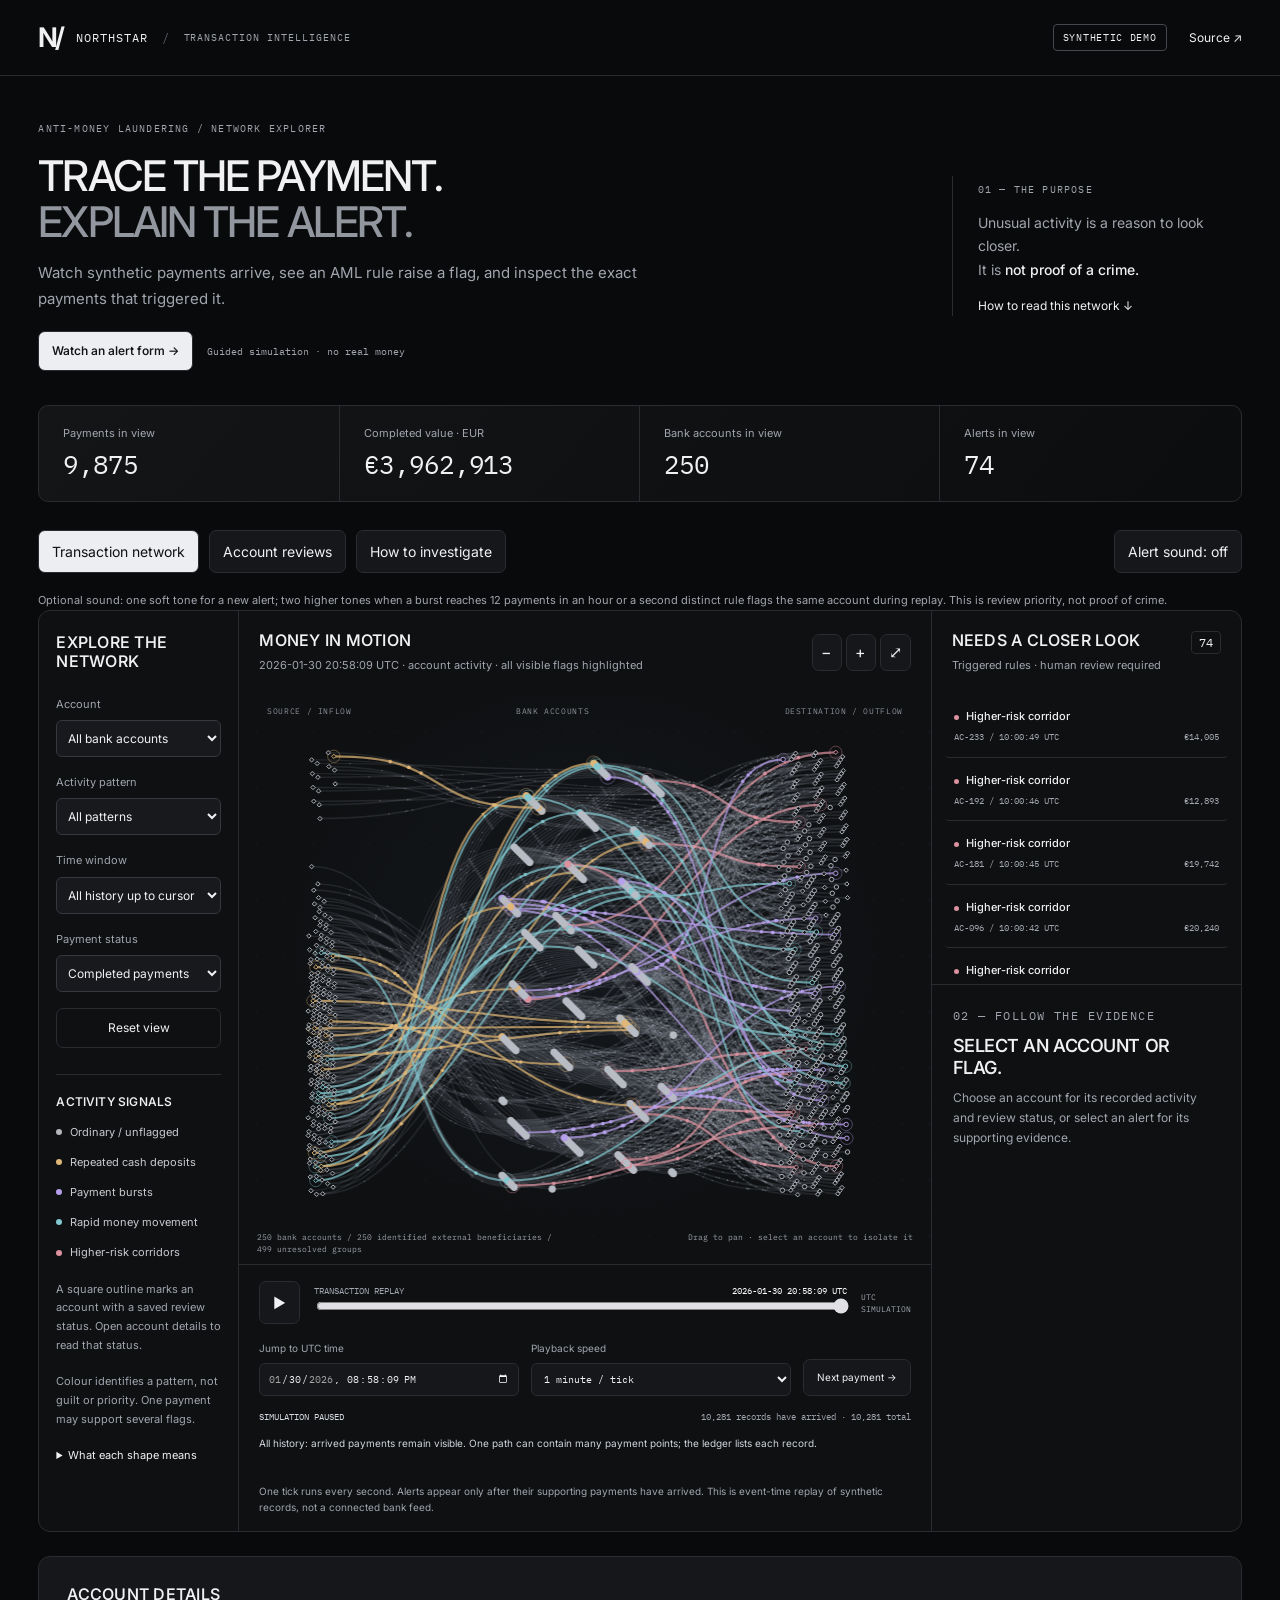
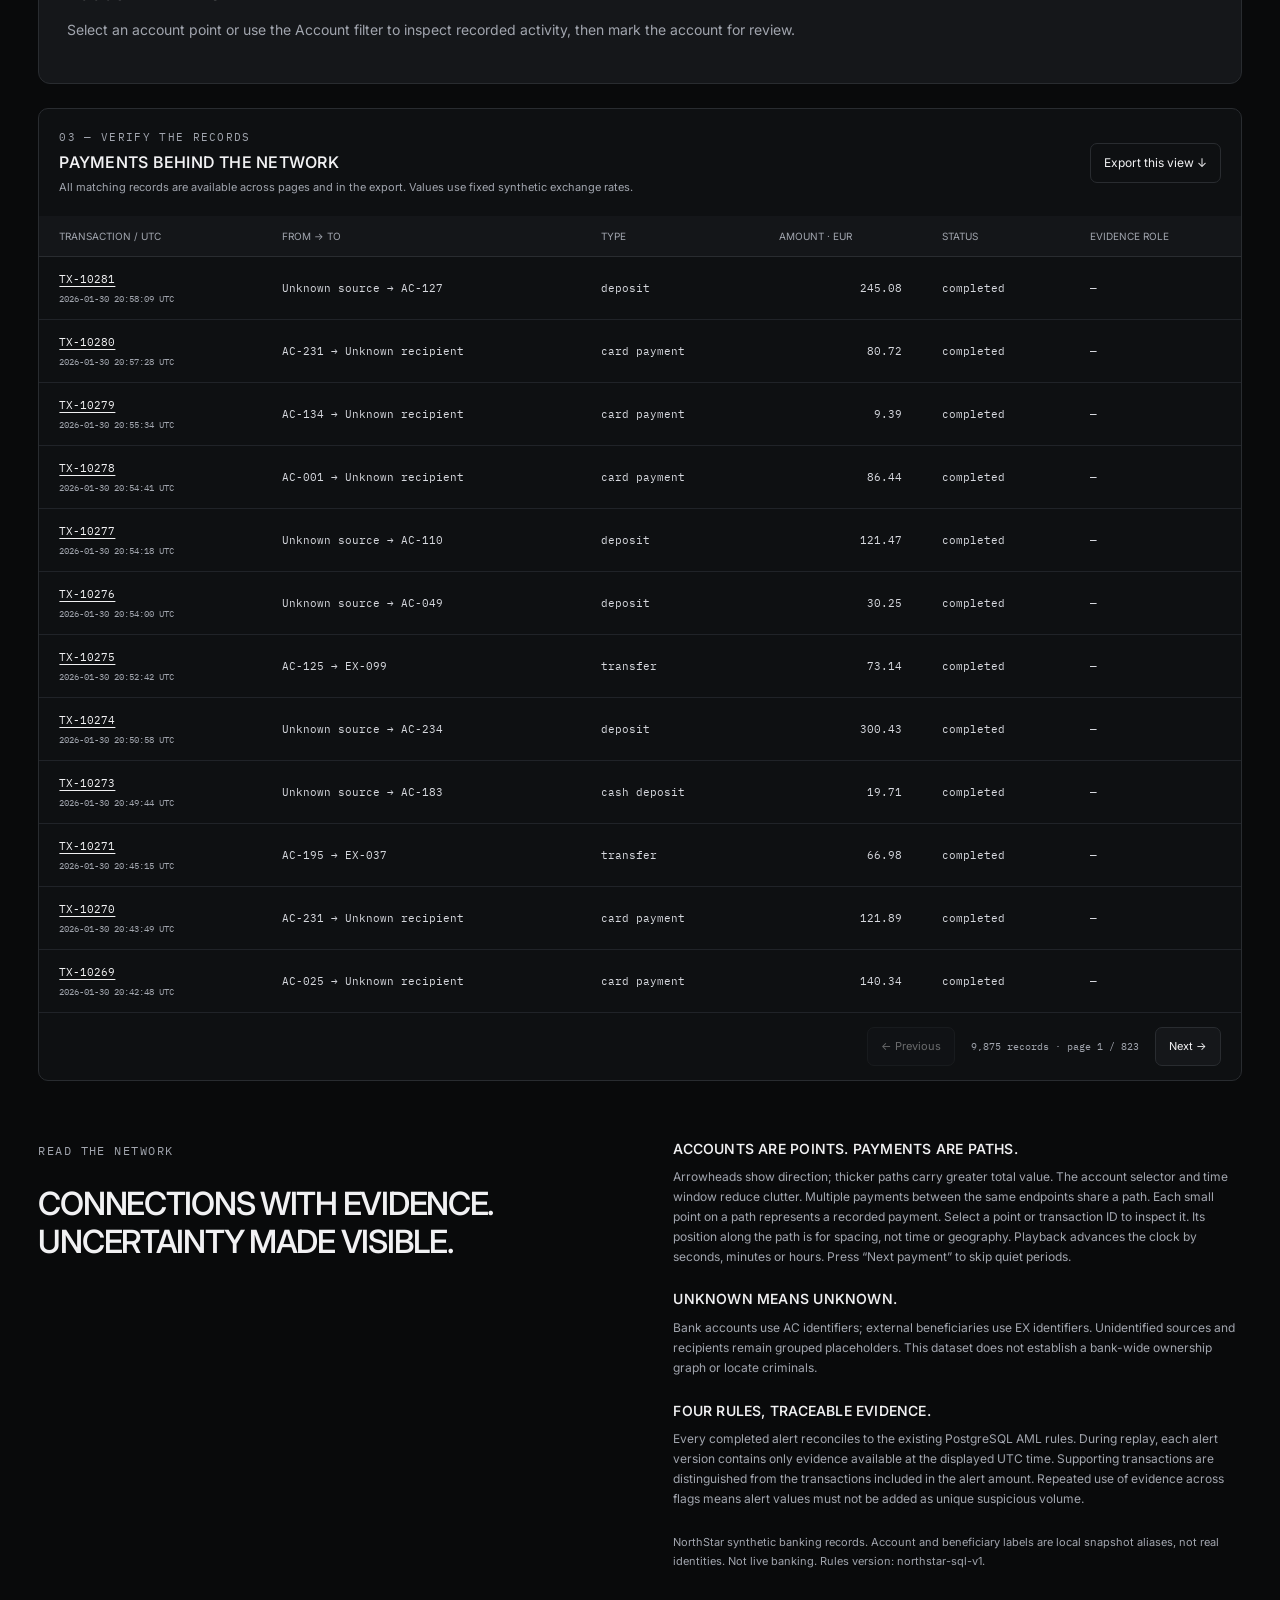
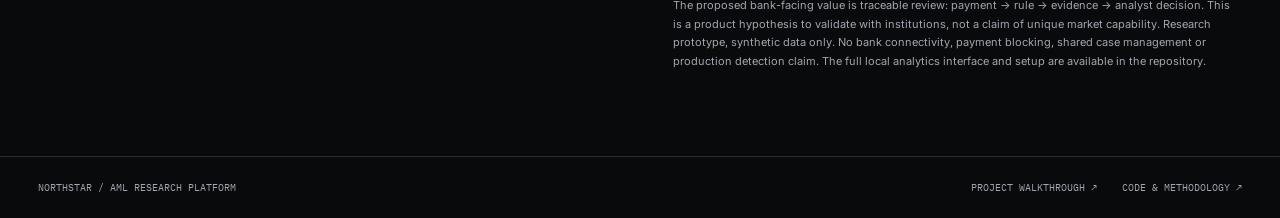
<file: aml-network/index.html>
<!doctype html>
<html lang="en"><head><meta charset="utf-8"><meta name="viewport" content="width=device-width,initial-scale=1"><meta name="theme-color" content="#090a0b"><meta name="description" content="Explore NorthStar's synthetic AML transaction network and trace each alert to its supporting payments."><title>NorthStar — Transaction Intelligence</title><link rel="stylesheet" href="network.css"><script src="network.js" defer></script><script src="review.js" defer></script></head>
<body><a class="skip" href="#workspace">Skip to transaction network</a>
<header class="top"><a class="brand" href="https://nitinsinghdm.github.io/aml.html"><span class="brandmark">N/</span> NORTHSTAR <span class="divider">/</span> <span class="product">TRANSACTION INTELLIGENCE</span></a><div class="top-right"><span class="tag">SYNTHETIC DEMO</span><a href="https://github.com/nitinsinghdm/Enterprise-AML-Compliance-Platform">Source ↗</a></div></header>
<div id="loading" role="status">Loading the recorded transaction network…</div>
<div id="app" hidden>
<section class="intro"><div><p class="eyebrow">ANTI-MONEY LAUNDERING / NETWORK EXPLORER</p><h1>Trace the payment.<br><span>Explain the alert.</span></h1><p class="lede">Watch synthetic payments arrive, see an AML rule raise a flag, and inspect the exact payments that triggered it.</p><div class="intro-actions"><button id="watch-demo">Watch an alert form →</button><span>Guided simulation · no real money</span></div></div><div class="intro-note"><span class="small-index">01 — THE PURPOSE</span><p>Unusual activity is a reason to look closer.<br>It is <strong>not proof of a crime.</strong></p><a href="#method">How to read this network ↓</a></div></section>
<section class="metrics" aria-label="Selected view totals"><div><span>Payments in view</span><strong id="payment-count">—</strong></div><div><span>Completed value · EUR</span><strong id="payment-value">—</strong></div><div><span>Bank accounts in view</span><strong id="account-count">—</strong></div><div><span>Alerts in view</span><strong id="alert-count">—</strong></div></section>
<nav class="view-nav" aria-label="Investigation views"><button data-view="network" aria-current="page">Transaction network</button><button data-view="review">Account reviews</button><button data-view="guide">How to investigate</button><button id="sound-toggle" aria-pressed="false">Alert sound: off</button></nav>
<p id="sound-help" class="note">Optional sound: one soft tone for a new alert; two higher tones when a burst reaches 12 payments in an hour or a second distinct rule flags the same account during replay. This is review priority, not proof of crime.</p>
<section id="review-page" class="review-page" hidden><h2>Account reviews</h2><p>Mark accounts for follow-up, record a short review note and return to the evidence. These are your browser’s demo annotations, not shared bank cases or findings of money laundering.</p><p id="storage-message" role="status"></p><label for="review-filter">Show review status</label><select id="review-filter"><option value="">All marked accounts</option><option value="watch">Watch</option><option value="review">Under review</option><option value="escalated">Escalated for review</option><option value="closed">Review closed</option></select><button id="export-reviews">Export review notes</button><div id="review-list"></div></section>
<main class="workspace" id="workspace">
<aside class="controls"><h2>Explore the network</h2><label for="account">Account</label><select id="account"><option value="">All bank accounts</option></select><label for="pattern">Activity pattern</label><select id="pattern"><option value="">All patterns</option></select><label for="window">Time window</label><select id="window"><option value="ALL">All history up to cursor</option><option value="3600">Last hour</option><option value="86400">Last 24 hours</option></select><label for="status">Payment status</label><select id="status"><option value="COMPLETED">Completed payments</option><option value="ALL">All recorded payments</option><option value="FAILED">Failed payments</option><option value="PENDING">Pending payments</option></select><button id="reset" class="secondary">Reset view</button><div class="legend"><h3>Activity signals</h3><div><i style="--signal:#b5b7bd"></i> Ordinary / unflagged</div><div><i style="--signal:#e0b777"></i> Repeated cash deposits</div><div><i style="--signal:#b7a0eb"></i> Payment bursts</div><div><i style="--signal:#83c7cf"></i> Rapid money movement</div><div><i style="--signal:#dc929f"></i> Higher-risk corridors</div></div><p class="note">A square outline marks an account with a saved review status. Open account details to read that status.</p><p class="note">Colour identifies a pattern, not guilt or priority. One payment may support several flags.</p><details><summary>What each shape means</summary><p>● Bank account<br>○ External beneficiary<br>◇ Unidentified counterparties</p><p>A diamond groups unresolved endpoints for one account and direction. It is not a known shared account.</p></details></aside>
<section class="network-panel" aria-label="Transaction network"><div class="panel-heading"><div><h2>Money in motion</h2><p id="scope">Recorded payments · not a live bank feed</p></div><div class="zoom"><button id="zoom-out" aria-label="Zoom out">−</button><button id="zoom-in" aria-label="Zoom in">+</button><button id="fit" aria-label="Fit network">⤢</button></div></div><div class="canvas-wrap"><canvas id="network" tabindex="0" aria-label="Account network. Use the Account selector or alert buttons for keyboard-accessible exploration."></canvas><div class="canvas-label left">SOURCE / INFLOW</div><div class="canvas-label center">BANK ACCOUNTS</div><div class="canvas-label right">DESTINATION / OUTFLOW</div><div id="graph-empty" hidden>No payments match this view.</div><div id="tooltip" hidden></div><div class="canvas-footer"><span id="network-caption"></span><span>Drag to pan · select an account to isolate it</span></div></div><div class="timeline"><button id="play" aria-label="Play simulated transactions">▶</button><div><label for="day">TRANSACTION REPLAY <output id="day-label"></output></label><input id="day" type="range" min="0" step="1" aria-label="Replay cursor in seconds"></div><span class="recorded">UTC<br>SIMULATION</span></div><div class="replay-controls"><label for="jump">Jump to UTC time<input id="jump" type="datetime-local" step="1"></label><label for="speed">Playback speed<select id="speed"><option value="1">1 second / tick</option><option value="60" selected>1 minute / tick</option><option value="3600">1 hour / tick</option></select></label><button id="next-event">Next payment →</button></div><div class="stream-status"><span id="replay-state">SIMULATION PAUSED</span><span id="stream-summary"></span></div><p id="replay-explainer" class="timeline-note" aria-live="polite"></p><p id="alert-announcement" class="timeline-note" aria-live="polite"></p><p class="timeline-note">One tick runs every second. Alerts appear only after their supporting payments have arrived. This is event-time replay of synthetic records, not a connected bank feed.</p></section>
<aside class="review"><div class="panel-heading"><div><h2>Needs a closer look</h2><p>Triggered rules · human review required</p></div><span id="queue-count" class="queue-count"></span></div><div id="alerts" class="alert-list" aria-label="Alert queue"></div><section id="inspector" aria-live="polite"><p class="eyebrow">02 — FOLLOW THE EVIDENCE</p><h3>Select a flag.</h3><p>The network will isolate the account and highlight the supporting payments. The exact rule and review questions appear here.</p></section></aside>
</main><section id="account-details" class="account-details"><h2>Account details</h2><p>Select an account point or choose an account from the filter to inspect its recorded activity and mark it for review.</p></section>
<section class="ledger"><div class="panel-heading"><div><p class="eyebrow">03 — VERIFY THE RECORDS</p><h2 id="ledger-title">Payments behind the network</h2><p id="ledger-note">Amounts are converted to euros using fixed synthetic exchange rates.</p></div><button id="download" class="secondary">Export this view ↓</button></div><div class="table-scroll"><table><thead><tr><th>Transaction / UTC</th><th>From → To</th><th>Type</th><th>Amount · EUR</th><th>Status</th><th>Evidence role</th></tr></thead><tbody id="transactions"></tbody></table></div><div class="pager"><button id="previous">← Previous</button><span id="page-count"></span><button id="next">Next →</button></div></section>
<section id="investigation-guide" class="review-page" hidden><h2>Investigate a pattern, not a person</h2><ol><li><strong>Observe the activity.</strong> Each dot is a payment record. Multiple payments between the same endpoints share one line. The line is not a count of transactions.</li><li><strong>Read the clock and time window.</strong> The last-hour view removes older payments as the replay clock advances. A falling count does not mean payments were deleted, money vanished or an account was cleared. Choose all history to keep arrived records visible.</li><li><strong>Inspect the alert.</strong> A rule identifies a pattern worth reviewing. Select its card to see counted payments, supporting context and the trigger time.</li><li><strong>Inspect the account.</strong> Review incoming/outgoing totals, recorded counterparties and rule explanations. Missing owner details and unknown counterparties are explicitly shown as unavailable.</li><li><strong>Record a review status.</strong> Use Watch, Under review, Escalated for review or Review closed. A closed review is not a finding that activity is safe. Add a note explaining your reasoning.</li><li><strong>Follow up through authorised processes.</strong> A real institution needs verified records, an analyst workflow and appropriate access controls. This demo does not file reports or block money.</li></ol><h3>What sound means</h3><p>Enable sound yourself. A new alert during forward replay plays a soft tone. If a burst reaches 12 payments within an hour or an account gains a second distinct rule, two higher tones signal additional review priority. Rewinding, filtering and selecting accounts do not sound an alarm. The visual announcement always remains available. Priorities here are a transparent demo policy, not a validated risk model.</p><h3>About review notes</h3><p>Marks and notes are stored for this synthetic dataset in this browser where storage is available. They are not synced, authenticated or an audit trail. Do not enter real personal or financial information. Export notes if you need a copy.</p></section>
<section id="method" class="method"><div><p class="eyebrow">READ THE NETWORK</p><h2>Connections with evidence.<br>Uncertainty made visible.</h2></div><div><h3>Accounts are points. Payments are paths.</h3><p>Arrowheads show direction; thicker paths carry greater total value. The account selector and time window reduce clutter. Multiple payments between the same endpoints share a path. Each small point on a path represents a recorded payment. Select a point or transaction ID to inspect it. Its position along the path is for spacing, not time or geography. Playback advances the clock by seconds, minutes or hours. Press “Next payment” to skip quiet periods.</p><h3>Unknown means unknown.</h3><p>Bank accounts use AC identifiers; external beneficiaries use EX identifiers. Unidentified sources and recipients remain grouped placeholders. This dataset does not establish a bank-wide ownership graph or locate criminals.</p><h3>Four rules, traceable evidence.</h3><p>Every completed alert reconciles to the existing PostgreSQL AML rules. During replay, each alert version contains only evidence available at the displayed UTC time. Supporting transactions are distinguished from the transactions included in the alert amount. Repeated use of evidence across flags means alert values must not be added as unique suspicious volume.</p><p class="note" id="provenance"></p><p class="note">The proposed bank-facing value is traceable review: payment → rule → evidence → analyst decision. This is a product hypothesis to validate with institutions, not a claim of unique market capability. Research prototype, synthetic data only. No bank connectivity, payment blocking, shared case management or production detection claim. The full local analytics interface and setup are available in the repository.</p></div></section>
<footer><span>NORTHSTAR / AML RESEARCH PLATFORM</span><a href="https://nitinsinghdm.github.io/aml.html">Project walkthrough ↗</a><a href="https://github.com/nitinsinghdm/Enterprise-AML-Compliance-Platform">Code & methodology ↗</a></footer>
</div></body></html>
</file>
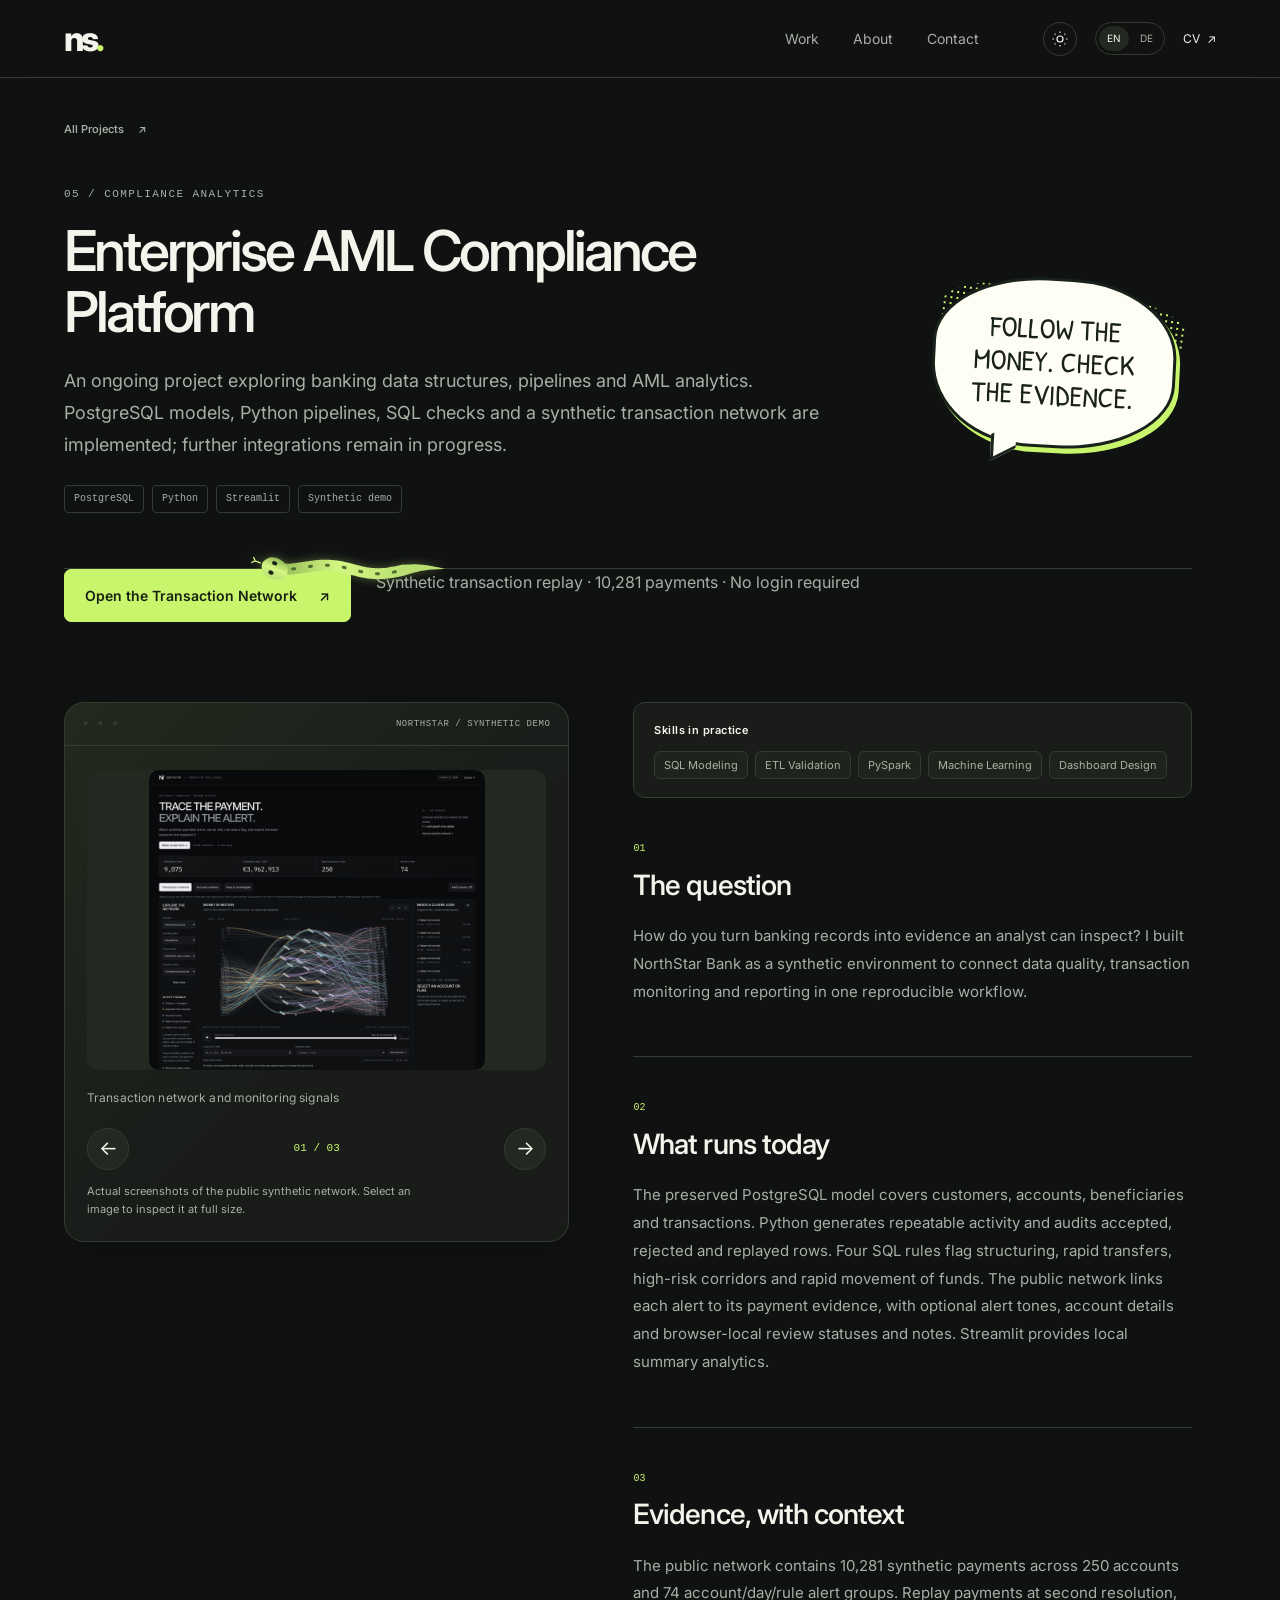
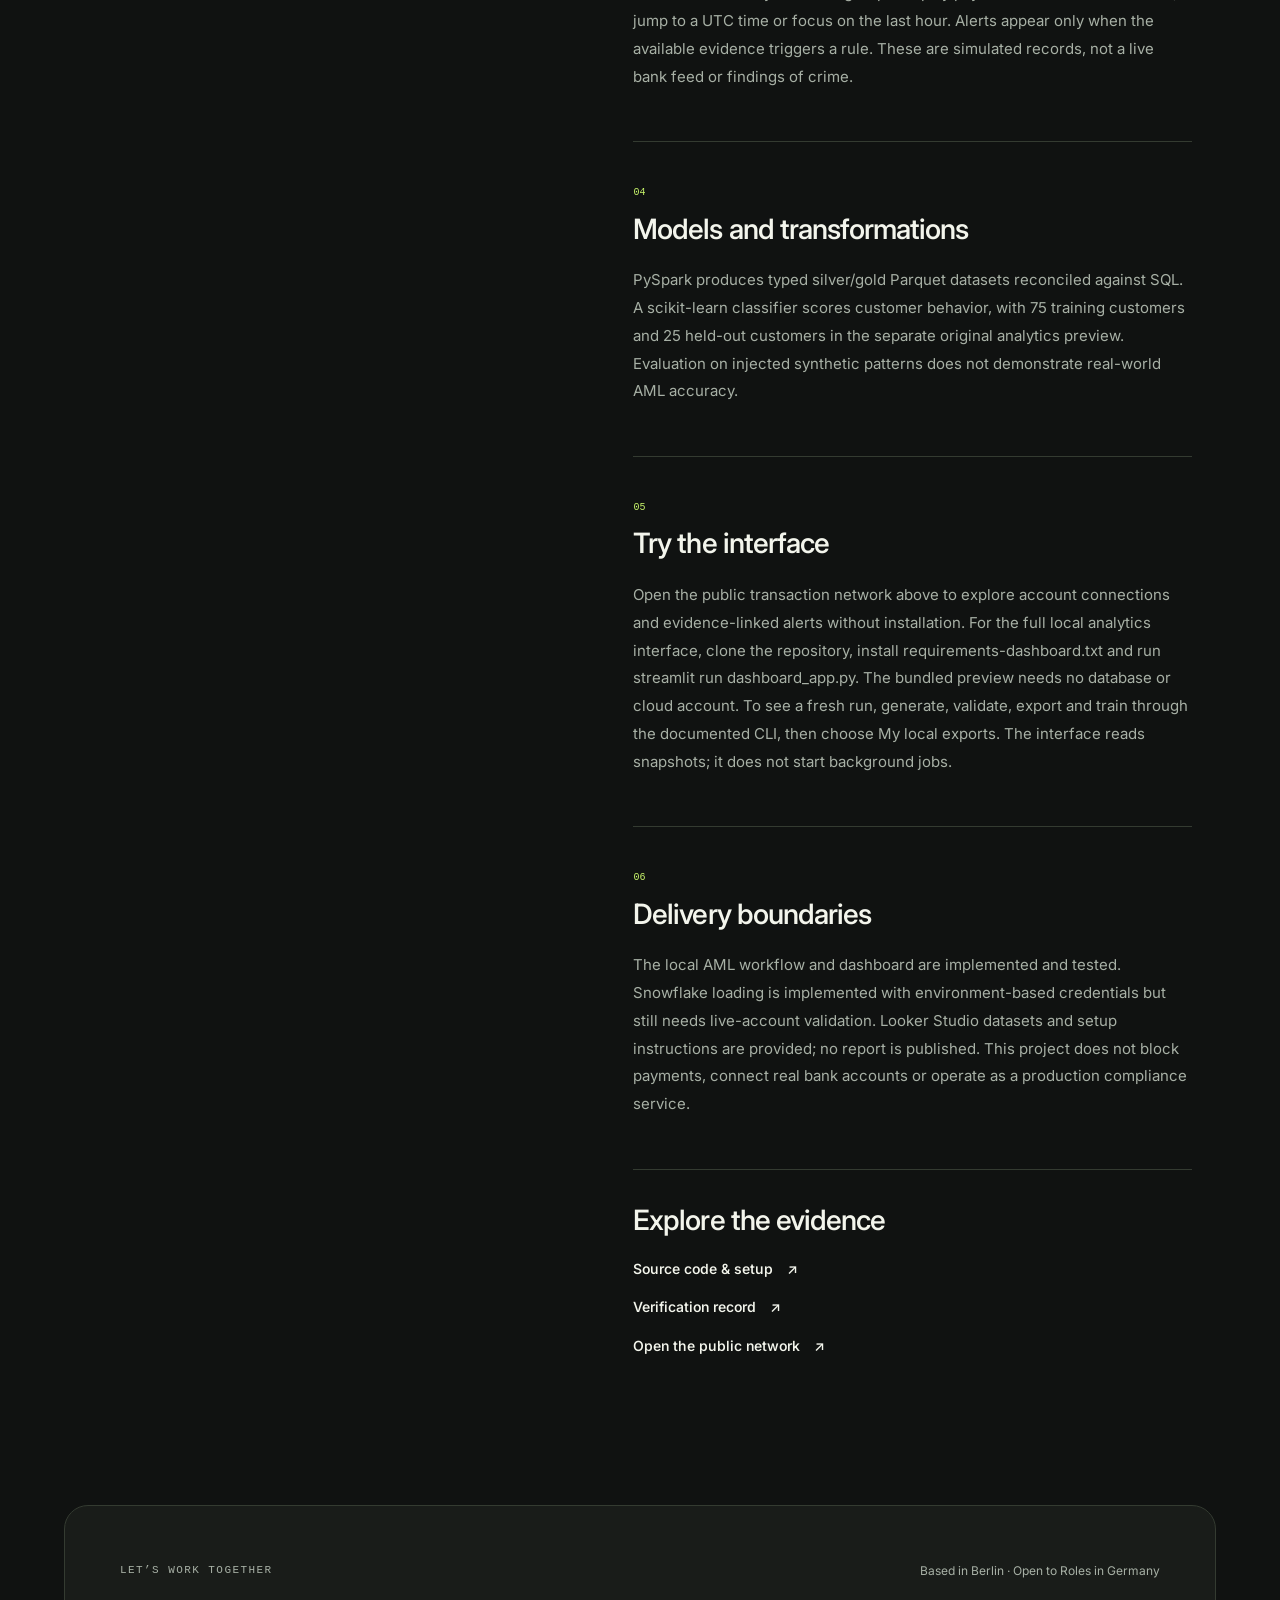
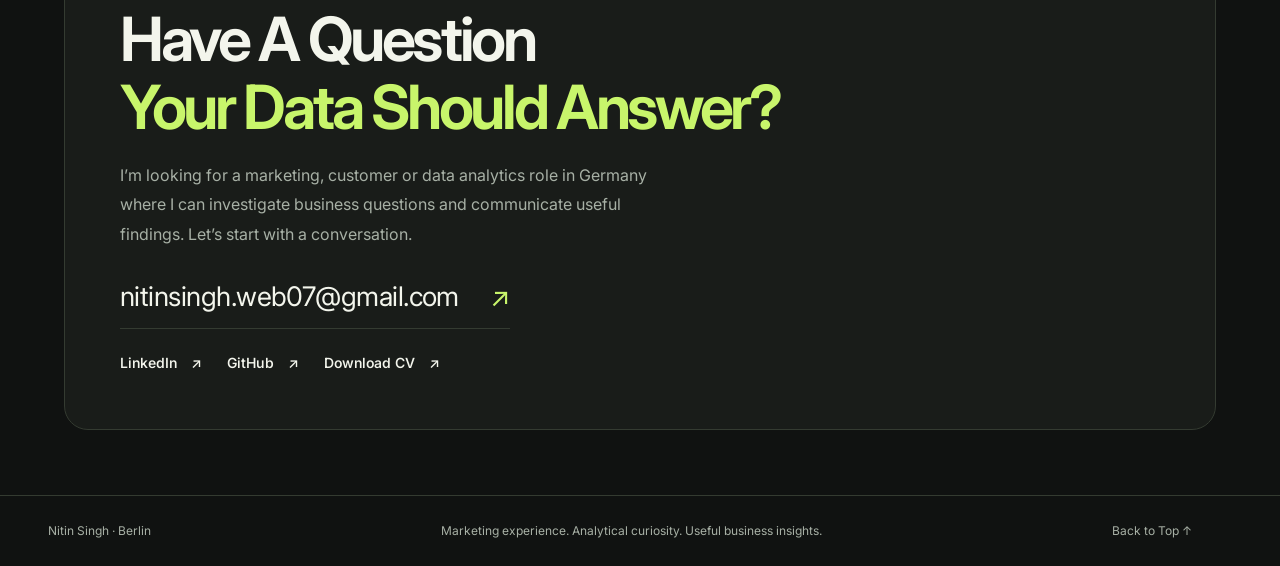
<file: aml.html>
<!doctype html>
<html lang="en" data-theme="dark"><head><meta charset="utf-8"><meta name="viewport" content="width=device-width,initial-scale=1">
<script>try{document.documentElement.dataset.theme=localStorage.getItem('portfolio-theme')==='light'?'light':'dark'}catch(e){}</script>
<title>Enterprise AML Compliance Platform | Nitin Singh</title><meta name="description" content="An ongoing project exploring banking data structures, pipelines and AML analytics. PostgreSQL models, Python pipelines, SQL checks and a synthetic transaction network are implemented; further integrations remain in progress."><meta name="theme-color" content="#101411">
<link rel="canonical" href="https://nitinsinghdm.github.io/aml.html"><link rel="icon" href="favicon.svg" type="image/svg+xml">
<meta property="og:title" content="Enterprise AML Compliance Platform | Nitin Singh"><meta property="og:description" content="An ongoing project exploring banking data structures, pipelines and AML analytics. PostgreSQL models, Python pipelines, SQL checks and a synthetic transaction network are implemented; further integrations remain in progress."><meta property="og:type" content="website"><meta property="og:url" content="https://nitinsinghdm.github.io/aml.html"><meta property="og:image" content="https://nitinsinghdm.github.io/assets/images/aml/network-overview.png"><meta name="twitter:card" content="summary">
<link rel="stylesheet" href="style.css?v=20261125-content-skills"><script defer src="script.js?v=20261015-python"></script></head><body>
<a class="skip-link" href="#main"><span data-en="Skip to Content" data-de="Zum Inhalt">Skip to Content</span></a><div class="reading-progress" aria-hidden="true"></div>
<header class="site-header"><a class="wordmark" href="index.html" aria-label="Nitin Singh home">ns<span>.</span></a>
<nav aria-label="Main navigation"><a class="nav-link" href="index.html#work"><span data-en="Work" data-de="Projekte">Work</span><span aria-hidden="true">↗</span></a><a class="nav-link" href="index.html#about"><span data-en="About" data-de="Über mich">About</span><span aria-hidden="true">↗</span></a><a class="nav-link" href="index.html#contact"><span data-en="Contact" data-de="Kontakt">Contact</span><span aria-hidden="true">↗</span></a></nav>
<div class="header-actions"><button class="theme-toggle" type="button" aria-label="Switch to light mode" aria-pressed="false"><svg width="18" height="18" viewbox="0 0 24 24" fill="none" stroke="currentColor" stroke-width="1.6" aria-hidden="true"><circle cx="12" cy="12" r="4"></circle><path d="M12 2v2m0 16v2M2 12h2m16 0h2M5 5l1 1m12 12 1 1M5 19l1-1M18 6l1-1"></path></svg></button><div class="language-switch" role="group" aria-label="Language"><button data-lang="en" aria-pressed="true">EN</button><button data-lang="de" aria-pressed="false">DE</button></div><a class="cv-link" href="assets/nitin_singh_da_cv.pdf" target="_blank" rel="noopener noreferrer"><span data-en="CV" data-de="Lebenslauf">CV</span><span aria-hidden="true">↗</span></a></div></header><main id="main" class="case-main wrap"><div class="case-back"><a class="text-link" href="index.html#work"><span data-en="All Projects" data-de="Alle Projekte">All Projects</span><span aria-hidden="true">↗</span></a></div><header class="case-heading case-heading-comic"><div class="case-heading-copy"><p class="eyebrow">05 / COMPLIANCE ANALYTICS</p><h1 data-en="Enterprise AML Compliance Platform" data-de="Enterprise AML Compliance Platform">Enterprise AML Compliance Platform</h1><p class="case-lead" data-en="An ongoing project exploring banking data structures, pipelines and AML analytics. PostgreSQL models, Python pipelines, SQL checks and a synthetic transaction network are implemented; further integrations remain in progress." data-de="Ein laufendes Projekt zu Bankdatenstrukturen, Datenpipelines und AML-Analysen. PostgreSQL-Modelle, Python-Pipelines, SQL-Prüfungen und ein synthetisches Transaktionsnetzwerk sind implementiert; weitere Integrationen sind in Arbeit.">An ongoing project exploring banking data structures, pipelines and AML analytics. PostgreSQL models, Python pipelines, SQL checks and a synthetic transaction network are implemented; further integrations remain in progress.</p><div class="project-tags"><span>PostgreSQL</span><span>Python</span><span>Streamlit</span><span>Synthetic demo</span></div></div><aside class="case-comic"><p class="case-comic-bubble" data-en="Follow the money. Check the evidence." data-de="Dem Geld folgen. Hinweise prüfen.">Follow the money. Check the evidence.</p></aside></header><div class="hero-actions" style="margin:0 0 32px"><a class="button primary" href="aml-network/"><span data-en="Open the Transaction Network" data-de="Transaktionsnetzwerk öffnen">Open the Transaction Network</span><span aria-hidden="true">↗</span></a><p data-en="Synthetic transaction replay · 10,281 payments · No login required" data-de="Synthetische Transaktionswiedergabe · 10.281 Zahlungen · Ohne Anmeldung">Synthetic transaction replay · 10,281 payments · No login required</p></div><div class="case-layout"><aside class="case-gallery" aria-label="Project screenshots"><div class="window-top"><span class="window-dots" aria-hidden="true">● ● ●</span><span class="window-label">NORTHSTAR / SYNTHETIC DEMO</span></div><div class="gallery-viewport"><figure class="gallery-slide" role="group" aria-label="1 of 3"><a href="assets/images/aml/network-overview.png" target="_blank" rel="noopener noreferrer"><img src="assets/images/aml/network-overview.png" alt="Transaction network and monitoring signals" loading="eager"></a><figcaption data-en="Transaction network and monitoring signals" data-de="Transaktionsnetzwerk und Überwachungssignale">Transaction network and monitoring signals</figcaption></figure><figure class="gallery-slide" role="group" aria-label="2 of 3" hidden><a href="assets/images/aml/network-evidence.png" target="_blank" rel="noopener noreferrer"><img src="assets/images/aml/network-evidence.png" alt="Trace a flag to its payment evidence" loading="lazy"></a><figcaption data-en="Trace a flag to its payment evidence" data-de="Eine Warnung anhand ihrer Zahlungsbelege prüfen">Trace a flag to its payment evidence</figcaption></figure><figure class="gallery-slide" role="group" aria-label="3 of 3" hidden><a href="assets/images/aml/pipeline.svg" target="_blank" rel="noopener noreferrer"><img src="assets/images/aml/pipeline.svg" alt="Implemented pipeline architecture" loading="lazy"></a><figcaption data-en="Implemented pipeline architecture" data-de="Implementierte Pipeline-Architektur">Implemented pipeline architecture</figcaption></figure></div><div class="gallery-controls"><button class="gallery-prev" type="button" aria-label="Previous Screenshot">←</button><span class="gallery-count" aria-live="polite">01 / 03</span><button class="gallery-next" type="button" aria-label="Next Screenshot">→</button></div><p class="gallery-hint" data-en="Actual screenshots of the public synthetic network. Select an image to inspect it at full size." data-de="Echte Screenshots des öffentlichen synthetischen Netzwerks. Bild auswählen, um es in voller Größe zu öffnen.">Actual screenshots of the public synthetic network. Select an image to inspect it at full size.</p></aside><div class="case-body"><div class="skill-panel"><p class="skill-label" data-en="Skills in practice" data-de="Skills in der Praxis">Skills in practice</p><ul class="skill-chips"><li>SQL Modeling</li><li>ETL Validation</li><li>PySpark</li><li>Machine Learning</li><li>Dashboard Design</li></ul></div><section class="case-section reveal"><div><span class="section-number">01</span><h2 data-en="The question" data-de="Die Frage">The question</h2></div><div><p data-en="How do you turn banking records into evidence an analyst can inspect? I built NorthStar Bank as a synthetic environment to connect data quality, transaction monitoring and reporting in one reproducible workflow." data-de="Wie werden Bankdaten zu nachvollziehbaren Hinweisen? NorthStar Bank verbindet als synthetische Umgebung Datenqualität, Transaktionsüberwachung und Reporting in einem reproduzierbaren Ablauf.">How do you turn banking records into evidence an analyst can inspect? I built NorthStar Bank as a synthetic environment to connect data quality, transaction monitoring and reporting in one reproducible workflow.</p></div></section><section class="case-section reveal"><div><span class="section-number">02</span><h2 data-en="What runs today" data-de="Was heute funktioniert">What runs today</h2></div><div><p data-en="The preserved PostgreSQL model covers customers, accounts, beneficiaries and transactions. Python generates repeatable activity and audits accepted, rejected and replayed rows. Four SQL rules flag structuring, rapid transfers, high-risk corridors and rapid movement of funds. The public network links each alert to its payment evidence, with optional alert tones, account details and browser-local review statuses and notes. Streamlit provides local summary analytics." data-de="Das erhaltene PostgreSQL-Modell umfasst Kunden, Konten, Zahlungsempfänger und Transaktionen. Python erzeugt reproduzierbare Daten und protokolliert angenommene, abgelehnte und erneut geladene Zeilen. Vier SQL-Regeln erkennen Stückelung, hohe Transaktionsfrequenz, risikoreiche Zahlungskorridore und schnellen Geldfluss. Das öffentliche Netzwerk verbindet Warnungen mit Zahlungsbelegen und bietet optionale Signaltöne, Kontodetails sowie lokal im Browser gespeicherte Prüfstatus und Notizen. Streamlit bietet lokale Zusammenfassungen.">The preserved PostgreSQL model covers customers, accounts, beneficiaries and transactions. Python generates repeatable activity and audits accepted, rejected and replayed rows. Four SQL rules flag structuring, rapid transfers, high-risk corridors and rapid movement of funds. The public network links each alert to its payment evidence, with optional alert tones, account details and browser-local review statuses and notes. Streamlit provides local summary analytics.</p></div></section><section class="case-section reveal"><div><span class="section-number">03</span><h2 data-en="Evidence, with context" data-de="Ergebnisse im Kontext">Evidence, with context</h2></div><div><p data-en="The public network contains 10,281 synthetic payments across 250 accounts and 74 account/day/rule alert groups. Replay payments at second resolution, jump to a UTC time or focus on the last hour. Alerts appear only when the available evidence triggers a rule. These are simulated records, not a live bank feed or findings of crime." data-de="Das öffentliche Netzwerk enthält 10.281 synthetische Zahlungen über 250 Konten und 74 Warnungsgruppen nach Konto/Tag/Regel. Zahlungen lassen sich sekundengenau abspielen, per UTC-Zeit aufrufen oder auf die letzte Stunde eingrenzen. Warnungen erscheinen erst, wenn die verfügbaren Belege eine Regel auslösen. Dies sind simulierte Daten, keine Live-Bankdaten oder Feststellungen einer Straftat.">The public network contains 10,281 synthetic payments across 250 accounts and 74 account/day/rule alert groups. Replay payments at second resolution, jump to a UTC time or focus on the last hour. Alerts appear only when the available evidence triggers a rule. These are simulated records, not a live bank feed or findings of crime.</p></div></section><section class="case-section reveal"><div><span class="section-number">04</span><h2 data-en="Models and transformations" data-de="Modelle und Transformationen">Models and transformations</h2></div><div><p data-en="PySpark produces typed silver/gold Parquet datasets reconciled against SQL. A scikit-learn classifier scores customer behavior, with 75 training customers and 25 held-out customers in the separate original analytics preview. Evaluation on injected synthetic patterns does not demonstrate real-world AML accuracy." data-de="PySpark erzeugt typisierte Silver-/Gold-Parquet-Datensätze, die mit SQL abgeglichen werden. Ein scikit-learn-Klassifikator bewertet Kundenverhalten: Die separate ursprüngliche Analytics-Vorschau umfasst 75 Trainingskunden und 25 zurückgehaltene Testkunden. Ergebnisse auf künstlich eingebauten Mustern belegen keine reale AML-Erkennungsleistung.">PySpark produces typed silver/gold Parquet datasets reconciled against SQL. A scikit-learn classifier scores customer behavior, with 75 training customers and 25 held-out customers in the separate original analytics preview. Evaluation on injected synthetic patterns does not demonstrate real-world AML accuracy.</p></div></section><section class="case-section reveal"><div><span class="section-number">05</span><h2 data-en="Try the interface" data-de="Oberfläche ausprobieren">Try the interface</h2></div><div><p data-en="Open the public transaction network above to explore account connections and evidence-linked alerts without installation. For the full local analytics interface, clone the repository, install requirements-dashboard.txt and run streamlit run dashboard_app.py. The bundled preview needs no database or cloud account. To see a fresh run, generate, validate, export and train through the documented CLI, then choose My local exports. The interface reads snapshots; it does not start background jobs." data-de="Das öffentliche Transaktionsnetzwerk oben zeigt Kontoverbindungen und belegte Warnungen ohne Installation. Für die vollständige lokale Analyseoberfläche das Repository klonen, requirements-dashboard.txt installieren und streamlit run dashboard_app.py ausführen. Die Vorschau benötigt weder Datenbank noch Cloud-Konto. Für neue Ergebnisse die dokumentierten CLI-Schritte ausführen und My local exports wählen. Die Oberfläche liest Snapshots und startet keine Hintergrundaufträge.">Open the public transaction network above to explore account connections and evidence-linked alerts without installation. For the full local analytics interface, clone the repository, install requirements-dashboard.txt and run streamlit run dashboard_app.py. The bundled preview needs no database or cloud account. To see a fresh run, generate, validate, export and train through the documented CLI, then choose My local exports. The interface reads snapshots; it does not start background jobs.</p></div></section><section class="case-section reveal"><div><span class="section-number">06</span><h2 data-en="Delivery boundaries" data-de="Umfang und Grenzen">Delivery boundaries</h2></div><div><p data-en="The local AML workflow and dashboard are implemented and tested. Snowflake loading is implemented with environment-based credentials but still needs live-account validation. Looker Studio datasets and setup instructions are provided; no report is published. This project does not block payments, connect real bank accounts or operate as a production compliance service." data-de="Der lokale AML-Ablauf und das Dashboard sind implementiert und getestet. Der Snowflake-Import nutzt Zugangsdaten aus Umgebungsvariablen, benötigt aber noch eine Prüfung mit einem echten Cloud-Konto. Datensätze und Anleitung für Looker Studio sind vorhanden; ein Bericht ist noch nicht veröffentlicht. Das Projekt blockiert keine Zahlungen, verbindet keine echten Bankkonten und ist kein produktiver Compliance-Dienst.">The local AML workflow and dashboard are implemented and tested. Snowflake loading is implemented with environment-based credentials but still needs live-account validation. Looker Studio datasets and setup instructions are provided; no report is published. This project does not block payments, connect real bank accounts or operate as a production compliance service.</p></div></section><section class="case-section sources-section"><div><h2 data-en="Explore the evidence" data-de="Belege ansehen">Explore the evidence</h2></div><div class="source-list"><a class="text-link" href="https://github.com/nitinsinghdm/Enterprise-AML-Compliance-Platform" target="_blank" rel="noopener noreferrer"><span data-en="Source code &amp; setup" data-de="Quellcode und Einrichtung">Source code &amp; setup</span> ↗</a><a class="text-link" href="https://github.com/nitinsinghdm/Enterprise-AML-Compliance-Platform/blob/main/docs/operations/VERIFICATION.md" target="_blank" rel="noopener noreferrer"><span data-en="Verification record" data-de="Prüfprotokoll">Verification record</span> ↗</a><a class="text-link" href="aml-network/" target="_blank" rel="noopener noreferrer"><span data-en="Open the public network" data-de="Öffentliches Netzwerk öffnen">Open the public network</span> ↗</a></div></section></div></div></main><section class="contact-section" id="contact"><div class="contact-top"><span class="eyebrow" data-en="LET’S WORK TOGETHER" data-de="ZUSAMMENARBEIT">LET’S WORK TOGETHER</span><span class="availability" data-en="Based in Berlin · Open to Roles in Germany" data-de="In Berlin · Offen für Stellen in Deutschland">Based in Berlin · Open to Roles in Germany</span></div><h2><span data-en="Have A Question" data-de="Eine Frage, die">Have A Question</span><br><span class="accent" data-en="Your Data Should Answer?" data-de="Ihre Daten beantworten sollten?">Your Data Should Answer?</span></h2><p class="contact-copy" data-en="I’m looking for a marketing, customer or data analytics role in Germany where I can investigate business questions and communicate useful findings. Let’s start with a conversation." data-de="Ich suche eine Rolle in Marketing-, Kunden- oder Datenanalyse in Deutschland, in der ich geschäftliche Fragen untersuchen und hilfreiche Ergebnisse vermitteln kann. Lassen Sie uns ins Gespräch kommen.">I’m looking for a marketing, customer or data analytics role in Germany where I can investigate business questions and communicate useful findings. Let’s start with a conversation.</p><a class="contact-email" href="mailto:nitinsingh.web07@gmail.com?subject=Let%27s%20talk%20about%20an%20analytics%20role">nitinsingh.web07@gmail.com <span aria-hidden="true">↗</span></a><div class="contact-links"><a class="text-link" href="https://www.linkedin.com/in/nitinsinghdm" target="_blank" rel="noopener noreferrer"><span data-en="LinkedIn" data-de="LinkedIn">LinkedIn</span><span aria-hidden="true">↗</span></a><a class="text-link" href="https://github.com/nitinsinghdm" target="_blank" rel="noopener noreferrer"><span data-en="GitHub" data-de="GitHub">GitHub</span><span aria-hidden="true">↗</span></a><a class="text-link" href="assets/nitin_singh_da_cv.pdf" target="_blank" rel="noopener noreferrer"><span data-en="Download CV" data-de="Lebenslauf öffnen">Download CV</span><span aria-hidden="true">↗</span></a></div></section>
<footer class="site-footer"><span>Nitin Singh · Berlin</span><span data-en="Marketing experience. Analytical curiosity. Useful business insights." data-de="Marketingerfahrung. Analytische Neugier. Nützliche Erkenntnisse fürs Geschäft.">Marketing experience. Analytical curiosity. Useful business insights.</span><a href="#main"><span data-en="Back to Top" data-de="Nach oben">Back to Top</span> ↑</a></footer><button class="python-guide" type="button" aria-label="Chat with the snake and watch it curl" aria-controls="snake-speech" aria-expanded="false" title="Click me. I have career plans."><svg xmlns="http://www.w3.org/2000/svg" class="python-svg" aria-hidden="true"><defs><linearGradient id="python-skin" x1="0" y1="0" x2="1" y2="0"><stop stop-color="#92b653"></stop><stop offset=".5" stop-color="#d2f783"></stop><stop offset="1" stop-color="#b9df72"></stop></linearGradient></defs><path class="snake-body" fill="none" stroke="url(#python-skin)" stroke-width="11" stroke-linecap="round"></path><path class="snake-pattern" fill="none" stroke="#526d2d" stroke-width="3" stroke-dasharray="2 15" stroke-linecap="round"></path><g class="snake-head"><path d="M-7 -10 Q-13 0 -9 9 Q0 20 9 9 Q13 0 7 -10 Q0 -15 -7 -10" fill="url(#python-skin)"></path><ellipse cx="-5" cy="3" rx="2" ry="2.7" fill="#182014"></ellipse><ellipse cx="5" cy="3" rx="2" ry="2.7" fill="#182014"></ellipse><path d="M0 16v6m0 0-3 3m3-3 3 3" fill="none" stroke="#d2f783" stroke-width="1.3"></path></g></svg></button></body></html>
</file>
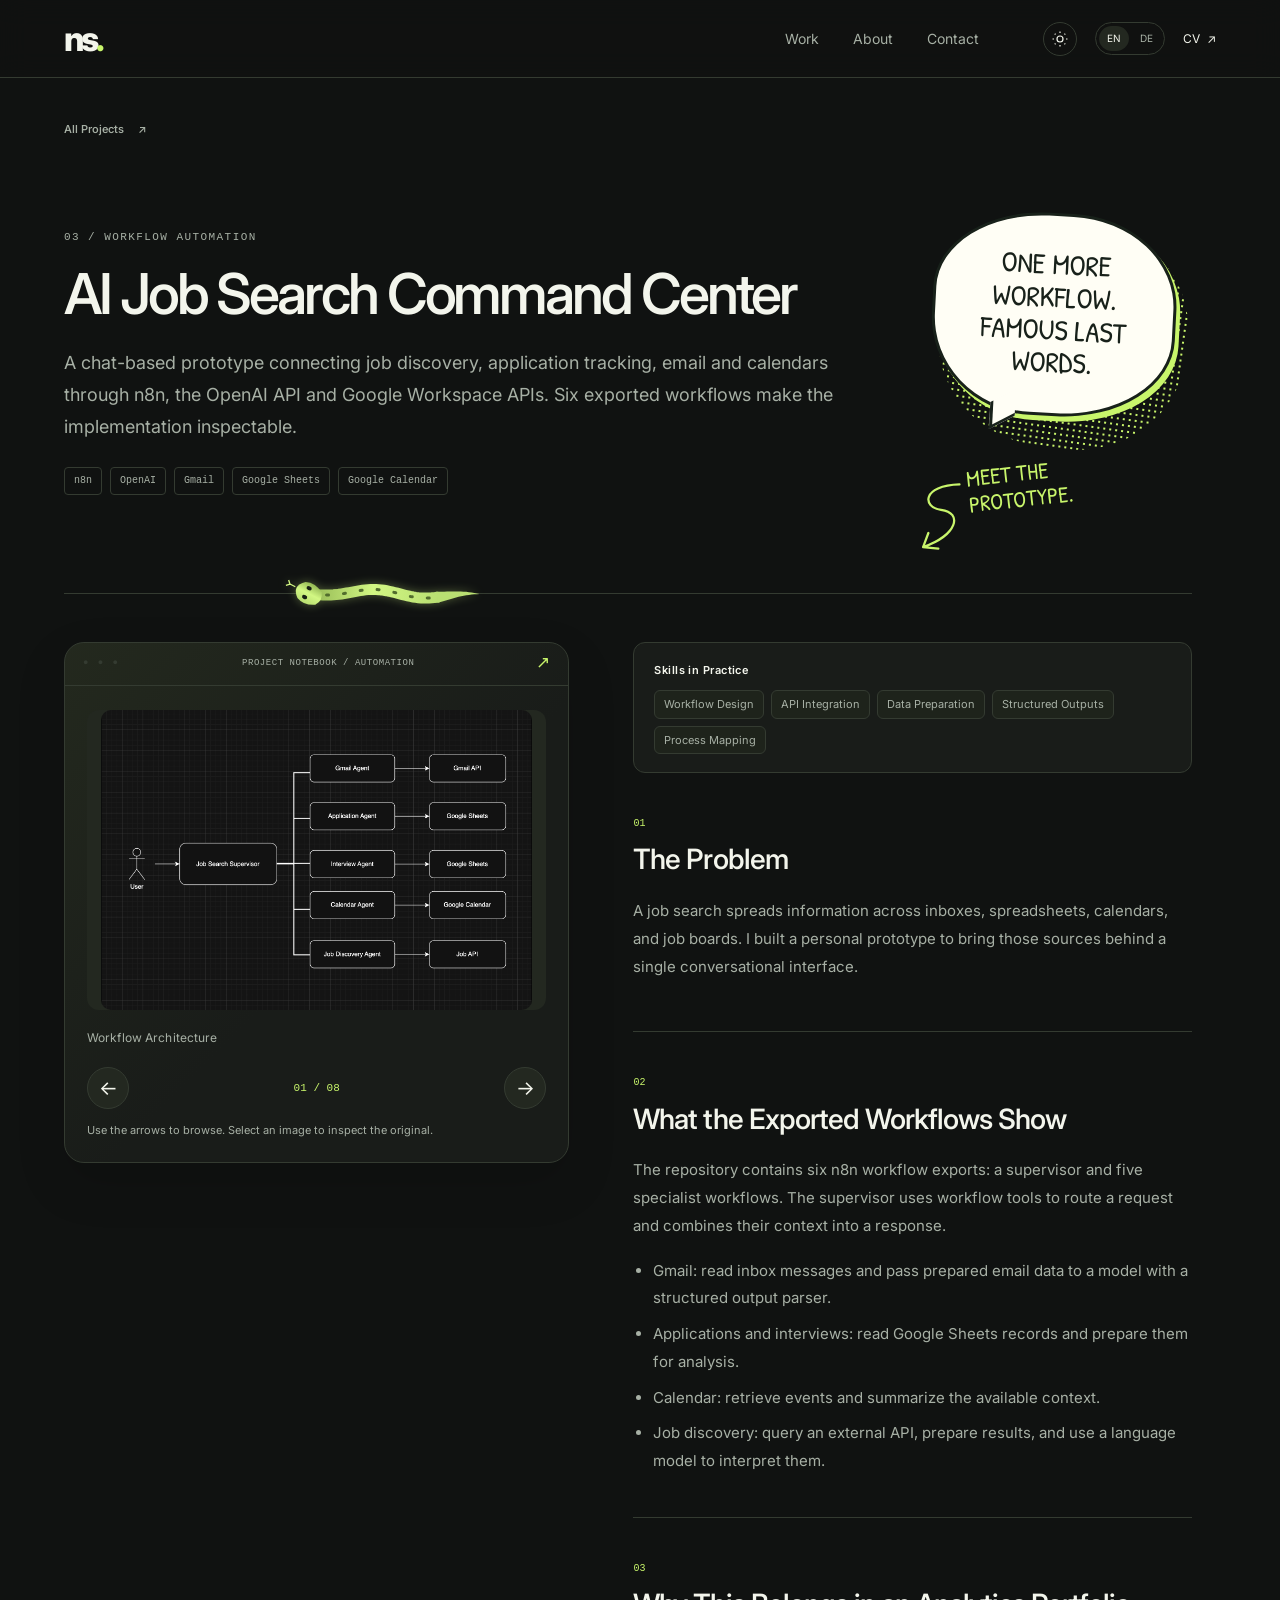
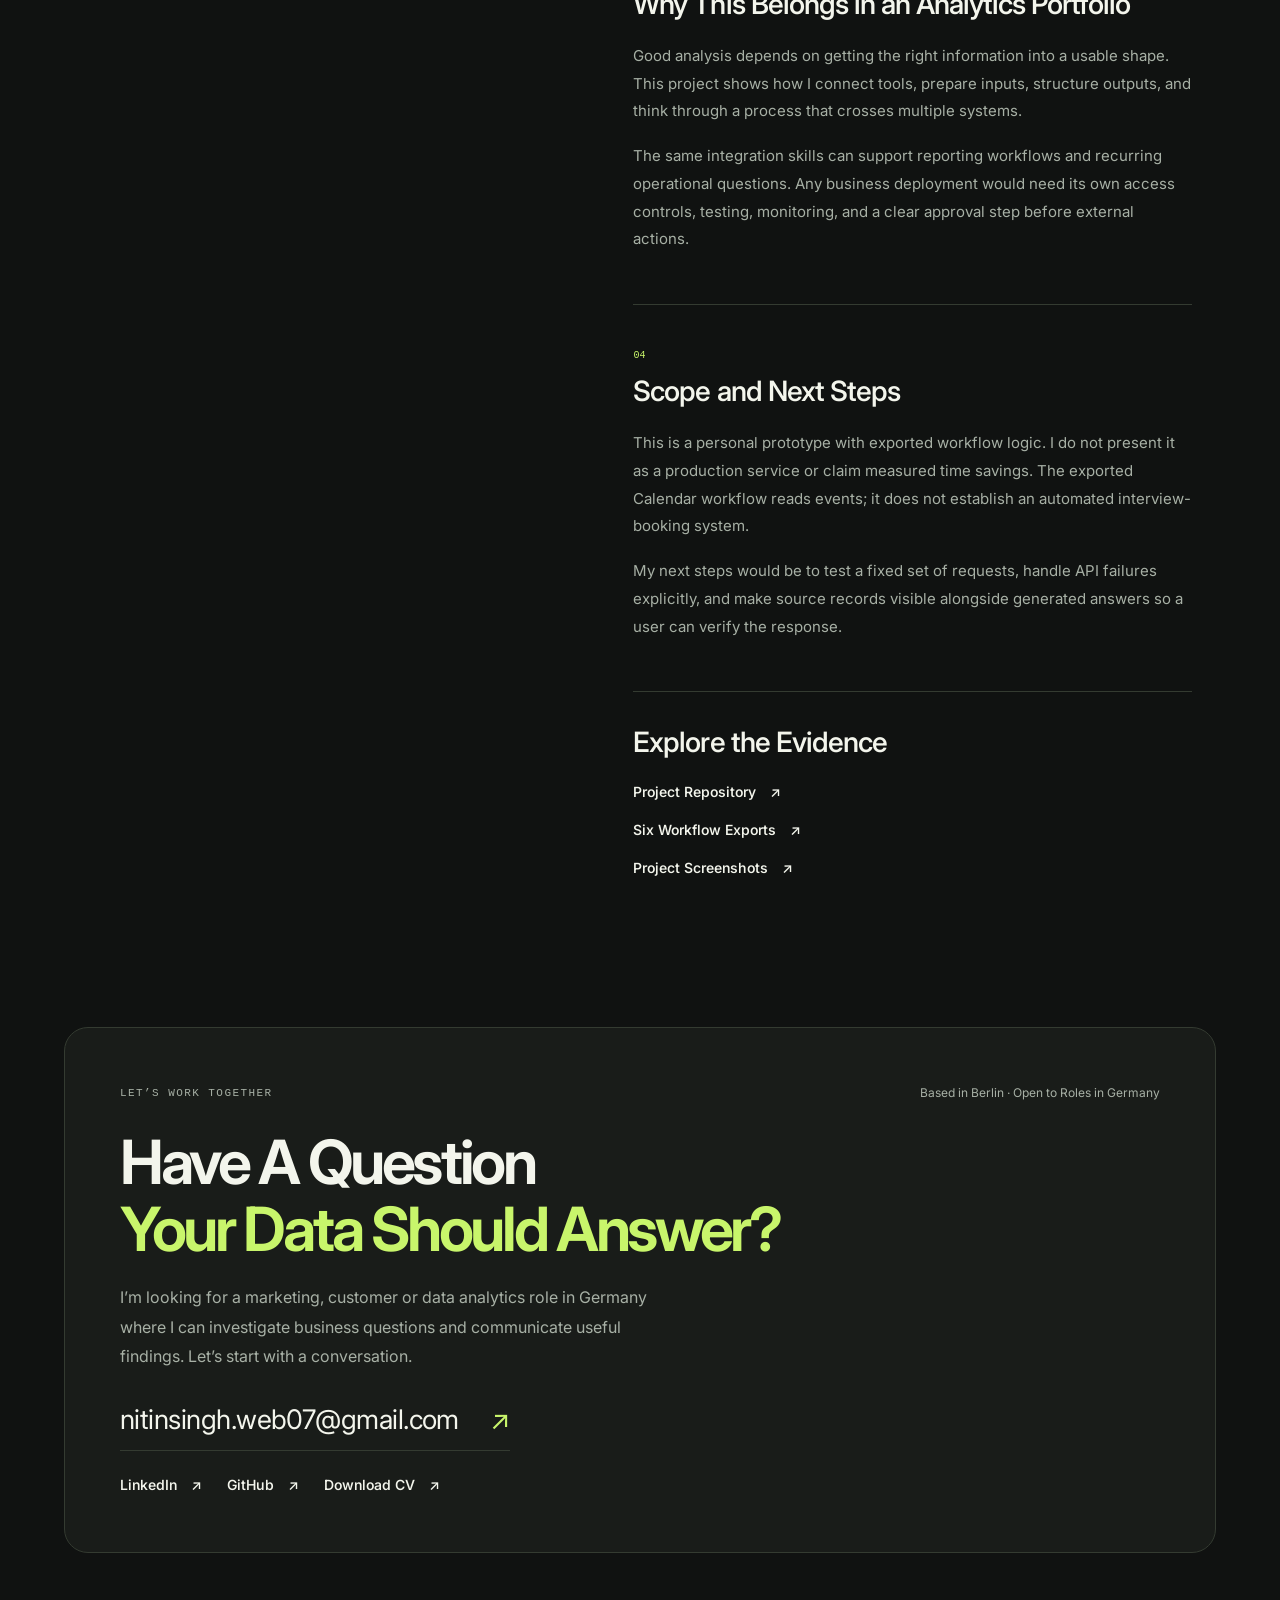
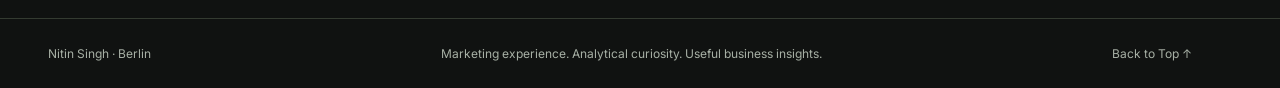
<file: automation.html>
<!doctype html>
<html lang="en" data-theme="dark"><head><meta charset="utf-8"><meta name="viewport" content="width=device-width,initial-scale=1">
<script>try{document.documentElement.dataset.theme=localStorage.getItem('portfolio-theme')==='light'?'light':'dark'}catch(e){}</script>
<title>AI Job Search Command Center | Nitin Singh</title><meta name="description" content="A chat-based prototype connecting job discovery, application tracking, email and calendars through n8n, the OpenAI API and Google Workspace APIs. Six exported workflows make the implementation inspectable."><meta name="theme-color" content="#101411">
<link rel="canonical" href="https://nitinsinghdm.github.io/automation.html"><link rel="icon" href="favicon.svg" type="image/svg+xml">
<meta property="og:title" content="AI Job Search Command Center | Nitin Singh"><meta property="og:description" content="A chat-based prototype connecting job discovery, application tracking, email and calendars through n8n, the OpenAI API and Google Workspace APIs. Six exported workflows make the implementation inspectable."><meta property="og:type" content="website"><meta property="og:url" content="https://nitinsinghdm.github.io/automation.html"><meta property="og:image" content="https://nitinsinghdm.github.io/assets/profile/profile_dp4.png"><meta name="twitter:card" content="summary">
<link rel="stylesheet" href="style.css?v=20261125-content-skills"><script defer src="script.js?v=20261015-python"></script></head><body>
<a class="skip-link" href="#main"><span data-en="Skip to Content" data-de="Zum Inhalt">Skip to Content</span></a><div class="reading-progress" aria-hidden="true"></div>
<header class="site-header"><a class="wordmark" href="index.html" aria-label="Nitin Singh home">ns<span>.</span></a>
<nav aria-label="Main navigation"><a class="nav-link" href="index.html#work"><span data-en="Work" data-de="Projekte">Work</span><span aria-hidden="true">↗</span></a><a class="nav-link" href="index.html#about"><span data-en="About" data-de="Über mich">About</span><span aria-hidden="true">↗</span></a><a class="nav-link" href="index.html#contact"><span data-en="Contact" data-de="Kontakt">Contact</span><span aria-hidden="true">↗</span></a></nav>
<div class="header-actions"><button class="theme-toggle" type="button" aria-label="Switch to light mode" aria-pressed="false"><svg width="18" height="18" viewbox="0 0 24 24" fill="none" stroke="currentColor" stroke-width="1.6" aria-hidden="true"><circle cx="12" cy="12" r="4"></circle><path d="M12 2v2m0 16v2M2 12h2m16 0h2M5 5l1 1m12 12 1 1M5 19l1-1M18 6l1-1"></path></svg></button><div class="language-switch" role="group" aria-label="Language"><button data-lang="en" aria-pressed="true">EN</button><button data-lang="de" aria-pressed="false">DE</button></div><a class="cv-link" href="assets/nitin_singh_da_cv.pdf" target="_blank" rel="noopener noreferrer"><span data-en="CV" data-de="Lebenslauf">CV</span><span aria-hidden="true">↗</span></a></div></header><main id="main" class="case-main wrap"><div class="case-back"><a class="text-link" href="index.html#work"><span data-en="All Projects" data-de="Alle Projekte">All Projects</span><span aria-hidden="true">↗</span></a></div><header class="case-heading case-heading-comic"><div class="case-heading-copy"><p class="eyebrow">03 / WORKFLOW AUTOMATION</p><h1 data-en="AI Job Search Command Center" data-de="KI-Zentrale für die Jobsuche">AI Job Search Command Center</h1><p class="case-lead" data-en="A chat-based prototype connecting job discovery, application tracking, email and calendars through n8n, the OpenAI API and Google Workspace APIs. Six exported workflows make the implementation inspectable." data-de="Ein Chat-Prototyp verbindet Jobsuche, Bewerbungsverfolgung, E-Mails und Kalender über n8n, die OpenAI API und Google-Workspace-APIs. Sechs exportierte Workflows machen die Umsetzung nachvollziehbar.">A chat-based prototype connecting job discovery, application tracking, email and calendars through n8n, the OpenAI API and Google Workspace APIs. Six exported workflows make the implementation inspectable.</p><div class="project-tags"><span>n8n</span><span>OpenAI</span><span>Gmail</span><span>Google Sheets</span><span>Google Calendar</span></div></div><aside class="case-comic"><p class="case-comic-bubble" data-en="One More Workflow. Famous Last Words." data-de="Nur noch ein Workflow. Berühmte letzte Worte.">One More Workflow. Famous Last Words.</p><div class="case-comic-note"><span data-en="Meet the Prototype." data-de="Lerne den Prototyp kennen.">Meet the Prototype.</span><svg viewBox="0 0 100 100" fill="none" aria-hidden="true"><path d="M77 8C27 4 24 33 49 39C78 46 67 75 20 86M20 86l9-18M20 86l20 4" stroke="currentColor" stroke-width="3" stroke-linecap="round" stroke-linejoin="round"/></svg></div></aside></header><div class="case-layout"><aside class="case-gallery" aria-label="Project Gallery"><div class="window-top"><span class="window-dots" aria-hidden="true">● ● ●</span><span class="window-label">PROJECT NOTEBOOK / AUTOMATION</span><span class="window-arrow" aria-hidden="true">↗</span></div><div class="gallery-viewport"><figure class="gallery-slide" role="group" aria-label="1 of 8"><a href="assets/images/n8n/architecture-diagram.png" target="_blank" rel="noopener noreferrer" aria-label="Open Workflow Architecture Full Size"><img src="assets/images/n8n/architecture-diagram.png" alt="Workflow Architecture" loading="eager"></a><figcaption>Workflow Architecture</figcaption></figure><figure class="gallery-slide" role="group" aria-label="2 of 8" hidden="hidden"><a href="assets/images/n8n/application-agent.png" target="_blank" rel="noopener noreferrer" aria-label="Open Application Workflow Full Size"><img src="assets/images/n8n/application-agent.png" alt="Application Workflow" loading="lazy"></a><figcaption>Application Workflow</figcaption></figure><figure class="gallery-slide" role="group" aria-label="3 of 8" hidden="hidden"><a href="assets/images/n8n/gmail-agent.png" target="_blank" rel="noopener noreferrer" aria-label="Open Email Workflow Full Size"><img src="assets/images/n8n/gmail-agent.png" alt="Email Workflow" loading="lazy"></a><figcaption>Email Workflow</figcaption></figure><figure class="gallery-slide" role="group" aria-label="4 of 8" hidden="hidden"><a href="assets/images/n8n/calendar-agent.png" target="_blank" rel="noopener noreferrer" aria-label="Open Calendar Workflow Full Size"><img src="assets/images/n8n/calendar-agent.png" alt="Calendar Workflow" loading="lazy"></a><figcaption>Calendar Workflow</figcaption></figure><figure class="gallery-slide" hidden="hidden" role="group" aria-label="5 of 8"><a href="assets/images/n8n/chat-interface.png" target="_blank" rel="noopener noreferrer"><img src="assets/images/n8n/chat-interface.png" alt="Chat Interface" loading="lazy"></a><figcaption>Chat Interface</figcaption></figure><figure class="gallery-slide" hidden="hidden" role="group" aria-label="6 of 8"><a href="assets/images/n8n/dashboard.png" target="_blank" rel="noopener noreferrer"><img src="assets/images/n8n/dashboard.png" alt="Workflow Dashboard" loading="lazy"></a><figcaption>Workflow Dashboard</figcaption></figure><figure class="gallery-slide" hidden="hidden" role="group" aria-label="7 of 8"><a href="assets/images/n8n/logs.png" target="_blank" rel="noopener noreferrer"><img src="assets/images/n8n/logs.png" alt="Workflow Logs" loading="lazy"></a><figcaption>Workflow Logs</figcaption></figure><figure class="gallery-slide" role="group" hidden="hidden" aria-label="8 of 8"><div class="aml-blueprint"><span class="build-badge">Project Notebook</span><strong>n8n</strong><p>Connected Workflows</p><div class="blueprint-layers"><span>One Supervisor</span><span>Five Specialists</span><span>Personal Prototype</span></div><small>Explore the Analysis</small></div><figcaption>Project Overview · Concept Diagram</figcaption></figure></div><div class="gallery-controls"><button class="gallery-prev" type="button" aria-label="Previous Screenshot">←</button><span class="gallery-count" aria-live="polite" aria-atomic="true">01 / 08</span><button class="gallery-next" type="button" aria-label="Next Screenshot">→</button></div><p class="gallery-hint" data-en="Use the arrows to browse. Select an image to inspect the original." data-de="Mit den Pfeilen blättern. Ein Bild auswählen, um das Original zu öffnen.">Use the arrows to browse. Select an image to inspect the original.</p></aside><div class="case-body"><div class="skill-panel"><p class="skill-label" data-en="Skills in Practice" data-de="Skills in der Praxis">Skills in Practice</p><ul class="skill-chips"><li>Workflow Design</li><li>API Integration</li><li>Data Preparation</li><li>Structured Outputs</li><li>Process Mapping</li></ul></div><section class="case-section reveal"><div><span class="section-number">01</span><h2 data-en="The Problem" data-de="Das Problem">The Problem</h2></div><div><p data-en="A job search spreads information across inboxes, spreadsheets, calendars, and job boards. I built a personal prototype to bring those sources behind a single conversational interface." data-de="Eine Jobsuche verteilt Informationen auf Postfächer, Tabellen, Kalender und Jobbörsen. Ich habe einen persönlichen Prototyp gebaut, der diese Quellen über eine gemeinsame Chat-Oberfläche verbindet.">A job search spreads information across inboxes, spreadsheets, calendars, and job boards. I built a personal prototype to bring those sources behind a single conversational interface.</p></div></section><section class="case-section reveal"><div><span class="section-number">02</span><h2 data-en="What the Exported Workflows Show" data-de="Was die exportierten Workflows zeigen">What the Exported Workflows Show</h2></div><div><p data-en="The repository contains six n8n workflow exports: a supervisor and five specialist workflows. The supervisor uses workflow tools to route a request and combines their context into a response." data-de="Das Repository enthält sechs n8n-Workflow-Exporte: einen Supervisor und fünf spezialisierte Workflows. Der Supervisor leitet Anfragen über Workflow-Tools weiter und führt den Kontext zu einer Antwort zusammen.">The repository contains six n8n workflow exports: a supervisor and five specialist workflows. The supervisor uses workflow tools to route a request and combines their context into a response.</p><ul><li><span data-en="Gmail: read inbox messages and pass prepared email data to a model with a structured output parser." data-de="Gmail: Posteingang lesen und aufbereitete E-Mail-Daten mit einem strukturierten Ausgabeparser verarbeiten.">Gmail: read inbox messages and pass prepared email data to a model with a structured output parser.</span></li><li><span data-en="Applications and interviews: read Google Sheets records and prepare them for analysis." data-de="Bewerbungen und Interviews: Google-Sheets-Datensätze lesen und für die Analyse vorbereiten.">Applications and interviews: read Google Sheets records and prepare them for analysis.</span></li><li><span data-en="Calendar: retrieve events and summarize the available context." data-de="Kalender: Termine abrufen und den verfügbaren Kontext zusammenfassen.">Calendar: retrieve events and summarize the available context.</span></li><li><span data-en="Job discovery: query an external API, prepare results, and use a language model to interpret them." data-de="Jobsuche: Eine externe API abfragen, Ergebnisse vorbereiten und mit einem Sprachmodell auswerten.">Job discovery: query an external API, prepare results, and use a language model to interpret them.</span></li></ul></div></section><section class="case-section reveal"><div><span class="section-number">03</span><h2 data-en="Why This Belongs in an Analytics Portfolio" data-de="Warum das zu Analytics gehört">Why This Belongs in an Analytics Portfolio</h2></div><div><p data-en="Good analysis depends on getting the right information into a usable shape. This project shows how I connect tools, prepare inputs, structure outputs, and think through a process that crosses multiple systems." data-de="Gute Analysen brauchen die richtigen Informationen in einer nutzbaren Form. Das Projekt zeigt, wie ich Tools verbinde, Eingaben aufbereite, Ausgaben strukturiere und systemübergreifende Prozesse durchdenke.">Good analysis depends on getting the right information into a usable shape. This project shows how I connect tools, prepare inputs, structure outputs, and think through a process that crosses multiple systems.</p><p data-en="The same integration skills can support reporting workflows and recurring operational questions. Any business deployment would need its own access controls, testing, monitoring, and a clear approval step before external actions." data-de="Dieselben Integrationsfähigkeiten können Reporting-Abläufe und wiederkehrende operative Fragen unterstützen. Ein geschäftlicher Einsatz braucht eigene Zugriffskontrollen, Tests, Monitoring und klare Freigaben vor externen Aktionen.">The same integration skills can support reporting workflows and recurring operational questions. Any business deployment would need its own access controls, testing, monitoring, and a clear approval step before external actions.</p></div></section><section class="case-section reveal"><div><span class="section-number">04</span><h2 data-en="Scope and Next Steps" data-de="Umfang und nächste Schritte">Scope and Next Steps</h2></div><div><p data-en="This is a personal prototype with exported workflow logic. I do not present it as a production service or claim measured time savings. The exported Calendar workflow reads events; it does not establish an automated interview-booking system." data-de="Dies ist ein persönlicher Prototyp mit exportierter Workflow-Logik. Er wird nicht als Produktionsdienst oder mit gemessener Zeitersparnis dargestellt. Der exportierte Kalender-Workflow liest Termine; er belegt kein automatisches Interview-Buchungssystem.">This is a personal prototype with exported workflow logic. I do not present it as a production service or claim measured time savings. The exported Calendar workflow reads events; it does not establish an automated interview-booking system.</p><p data-en="My next steps would be to test a fixed set of requests, handle API failures explicitly, and make source records visible alongside generated answers so a user can verify the response." data-de="Als Nächstes würde ich feste Testanfragen prüfen, API-Fehler explizit behandeln und Quelldatensätze neben generierten Antworten anzeigen, damit Nutzer die Antworten überprüfen können.">My next steps would be to test a fixed set of requests, handle API failures explicitly, and make source records visible alongside generated answers so a user can verify the response.</p></div></section><section class="case-section sources-section"><div><h2 data-en="Explore the Evidence" data-de="Belege ansehen">Explore the Evidence</h2></div><div class="source-list"><a class="text-link" href="https://github.com/nitinsinghdm/AI-Job-Search-Command-Center" target="_blank" rel="noopener noreferrer"><span data-en="Project Repository" data-de="Projekt-Repository">Project Repository</span><span aria-hidden="true">↗</span></a><a class="text-link" href="https://github.com/nitinsinghdm/AI-Job-Search-Command-Center/tree/main/workflows" target="_blank" rel="noopener noreferrer"><span data-en="Six Workflow Exports" data-de="Sechs Workflow-Exporte">Six Workflow Exports</span><span aria-hidden="true">↗</span></a><a class="text-link" href="https://github.com/nitinsinghdm/AI-Job-Search-Command-Center/tree/main/screenshots" target="_blank" rel="noopener noreferrer"><span data-en="Project Screenshots" data-de="Projekt-Screenshots">Project Screenshots</span><span aria-hidden="true">↗</span></a></div></section></div></div></main><section class="contact-section" id="contact"><div class="contact-top"><span class="eyebrow" data-en="LET’S WORK TOGETHER" data-de="ZUSAMMENARBEIT">LET’S WORK TOGETHER</span><span class="availability" data-en="Based in Berlin · Open to Roles in Germany" data-de="In Berlin · Offen für Stellen in Deutschland">Based in Berlin · Open to Roles in Germany</span></div><h2><span data-en="Have A Question" data-de="Eine Frage, die">Have A Question</span><br><span class="accent" data-en="Your Data Should Answer?" data-de="Ihre Daten beantworten sollten?">Your Data Should Answer?</span></h2><p class="contact-copy" data-en="I’m looking for a marketing, customer or data analytics role in Germany where I can investigate business questions and communicate useful findings. Let’s start with a conversation." data-de="Ich suche eine Rolle in Marketing-, Kunden- oder Datenanalyse in Deutschland, in der ich geschäftliche Fragen untersuchen und hilfreiche Ergebnisse vermitteln kann. Lassen Sie uns ins Gespräch kommen.">I’m looking for a marketing, customer or data analytics role in Germany where I can investigate business questions and communicate useful findings. Let’s start with a conversation.</p><a class="contact-email" href="mailto:nitinsingh.web07@gmail.com?subject=Let%27s%20talk%20about%20an%20analytics%20role">nitinsingh.web07@gmail.com <span aria-hidden="true">↗</span></a><div class="contact-links"><a class="text-link" href="https://www.linkedin.com/in/nitinsinghdm" target="_blank" rel="noopener noreferrer"><span data-en="LinkedIn" data-de="LinkedIn">LinkedIn</span><span aria-hidden="true">↗</span></a><a class="text-link" href="https://github.com/nitinsinghdm" target="_blank" rel="noopener noreferrer"><span data-en="GitHub" data-de="GitHub">GitHub</span><span aria-hidden="true">↗</span></a><a class="text-link" href="assets/nitin_singh_da_cv.pdf" target="_blank" rel="noopener noreferrer"><span data-en="Download CV" data-de="Lebenslauf öffnen">Download CV</span><span aria-hidden="true">↗</span></a></div></section>
<footer class="site-footer"><span>Nitin Singh · Berlin</span><span data-en="Marketing experience. Analytical curiosity. Useful business insights." data-de="Marketingerfahrung. Analytische Neugier. Nützliche Erkenntnisse fürs Geschäft.">Marketing experience. Analytical curiosity. Useful business insights.</span><a href="#main"><span data-en="Back to Top" data-de="Nach oben">Back to Top</span> ↑</a></footer><button class="python-guide" type="button" aria-label="Chat with the snake and watch it curl" aria-controls="snake-speech" aria-expanded="false" title="Click me. I have career plans."><svg xmlns="http://www.w3.org/2000/svg" class="python-svg" aria-hidden="true"><defs><linearGradient id="python-skin" x1="0" y1="0" x2="1" y2="0"><stop stop-color="#92b653"></stop><stop offset=".5" stop-color="#d2f783"></stop><stop offset="1" stop-color="#b9df72"></stop></linearGradient></defs><path class="snake-body" fill="none" stroke="url(#python-skin)" stroke-width="11" stroke-linecap="round"></path><path class="snake-pattern" fill="none" stroke="#526d2d" stroke-width="3" stroke-dasharray="2 15" stroke-linecap="round"></path><g class="snake-head"><path d="M-7 -10 Q-13 0 -9 9 Q0 20 9 9 Q13 0 7 -10 Q0 -15 -7 -10" fill="url(#python-skin)"></path><ellipse cx="-5" cy="3" rx="2" ry="2.7" fill="#182014"></ellipse><ellipse cx="5" cy="3" rx="2" ry="2.7" fill="#182014"></ellipse><path d="M0 16v6m0 0-3 3m3-3 3 3" fill="none" stroke="#d2f783" stroke-width="1.3"></path></g></svg></button></body></html>
</file>
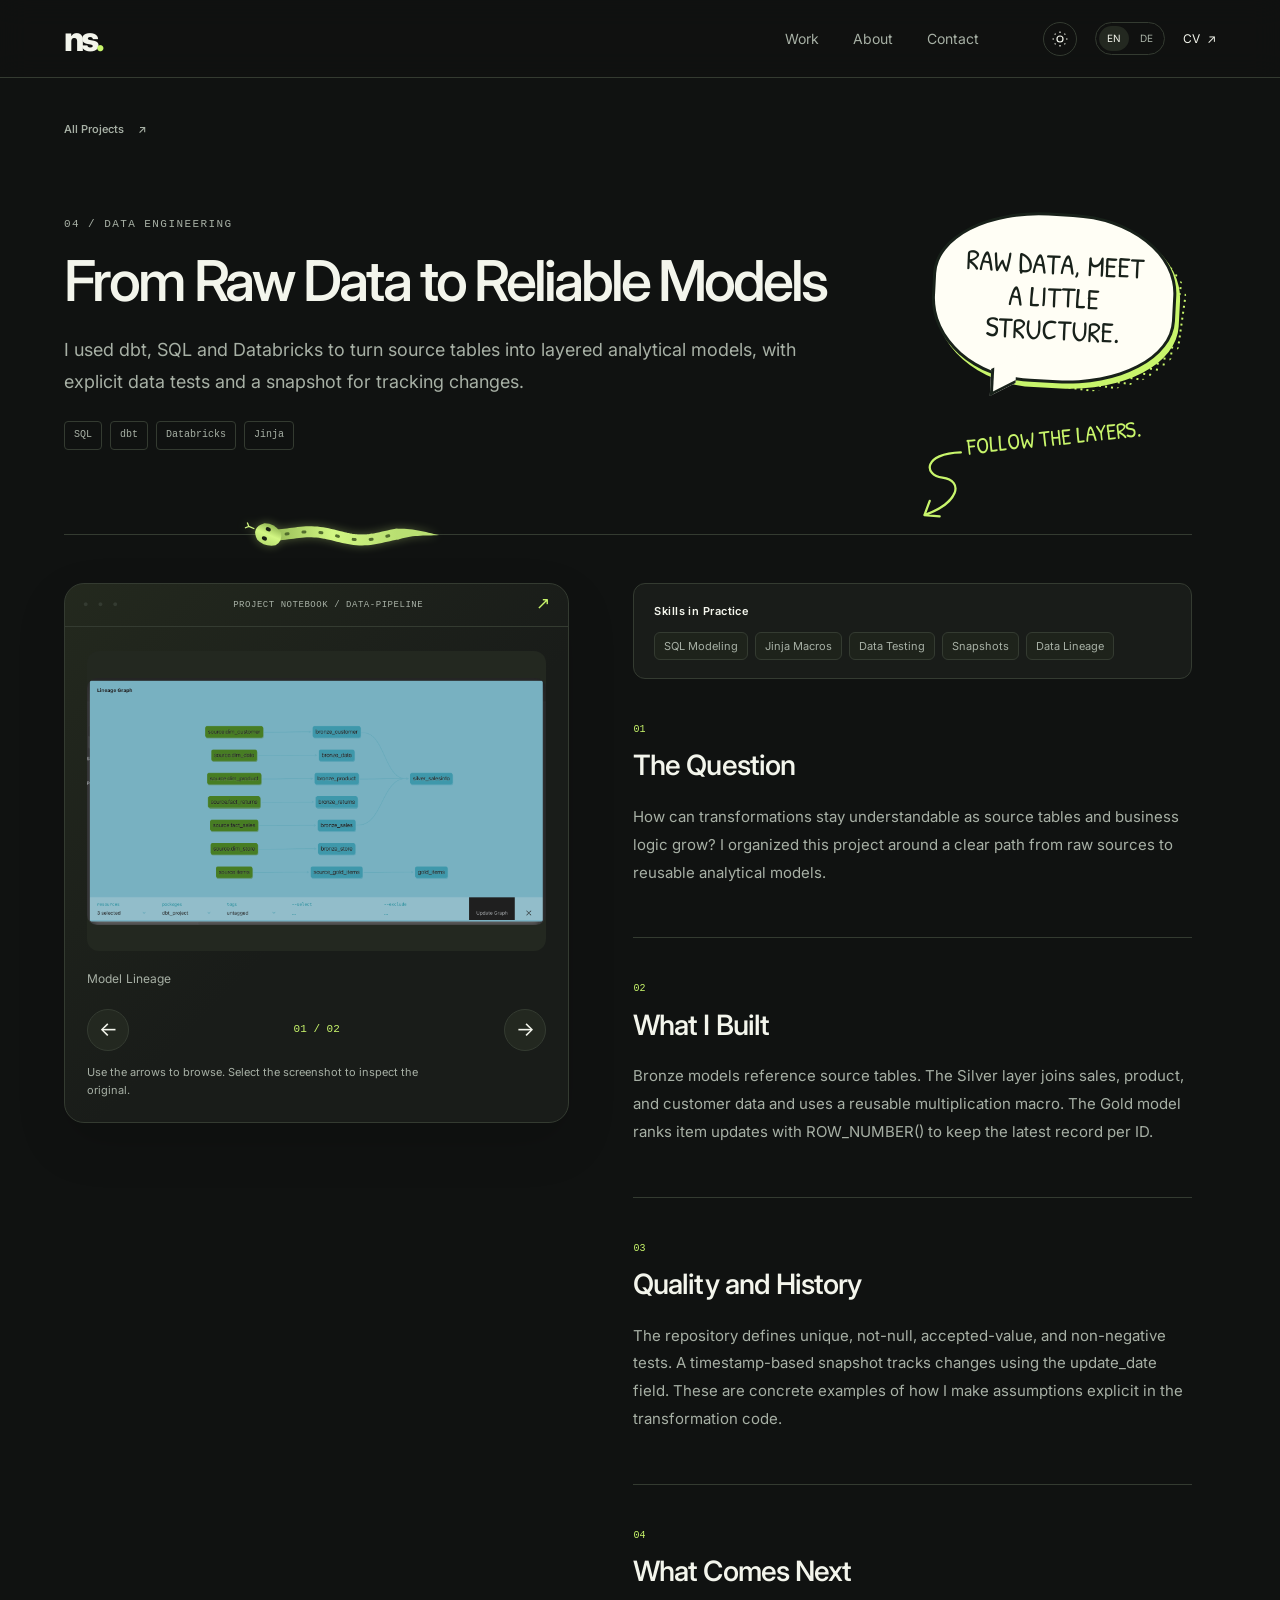
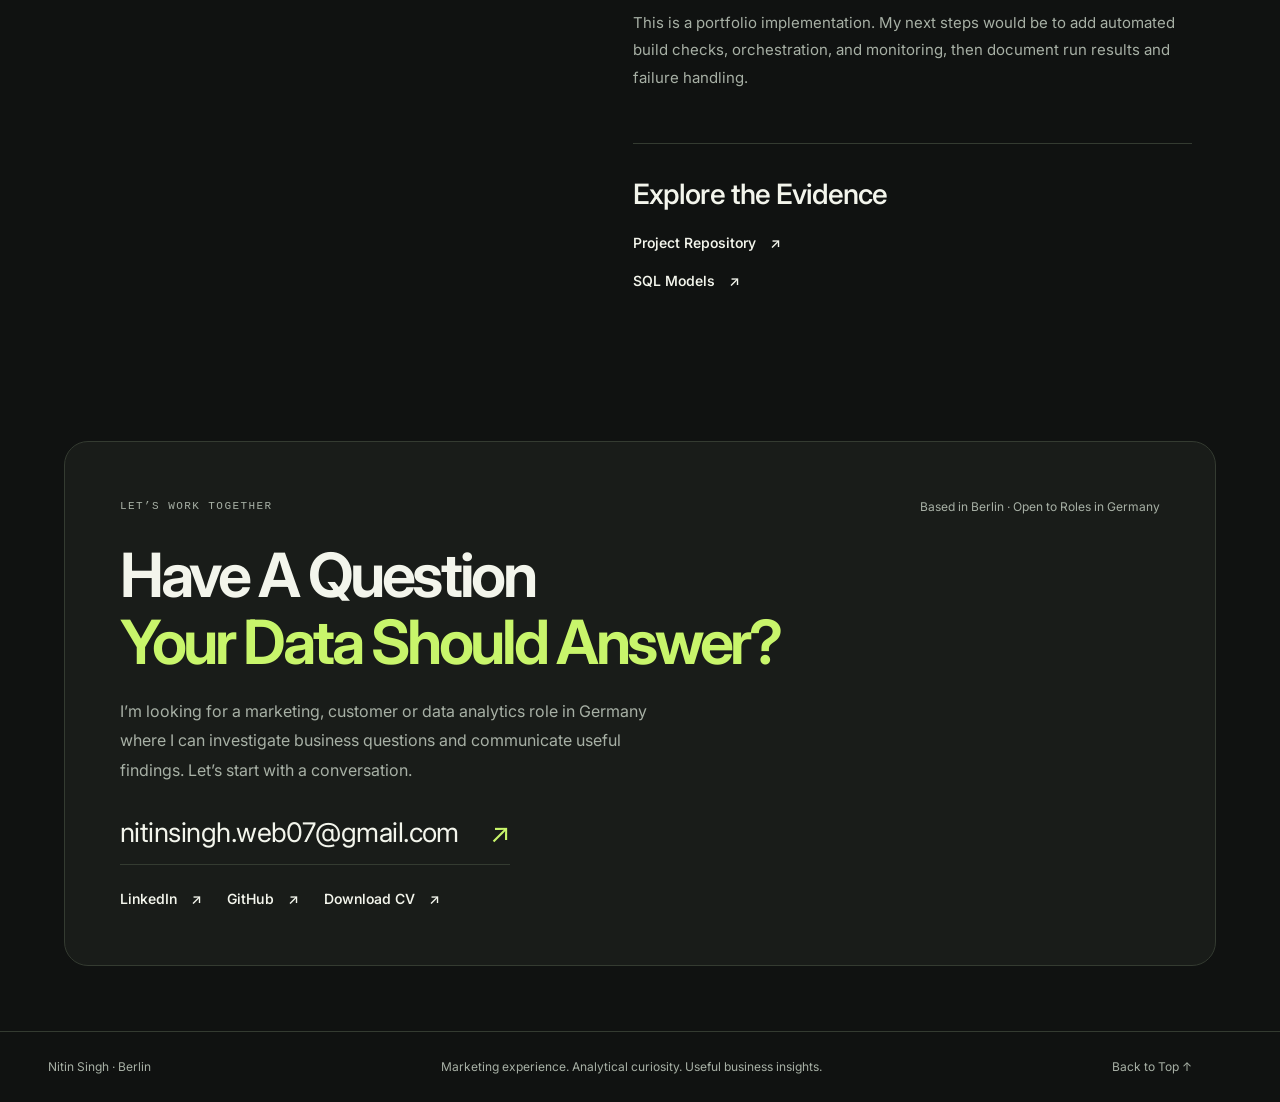
<file: data-pipeline.html>
<!doctype html>
<html lang="en" data-theme="dark"><head><meta charset="utf-8"><meta name="viewport" content="width=device-width,initial-scale=1">
<script>try{document.documentElement.dataset.theme=localStorage.getItem('portfolio-theme')==='light'?'light':'dark'}catch(e){}</script>
<title>From Raw Data to Reliable Models | Nitin Singh</title><meta name="description" content="I used dbt, SQL and Databricks to turn source tables into layered analytical models, with explicit data tests and a snapshot for tracking changes."><meta name="theme-color" content="#101411">
<link rel="canonical" href="https://nitinsinghdm.github.io/data-pipeline.html"><link rel="icon" href="favicon.svg" type="image/svg+xml">
<meta property="og:title" content="From Raw Data to Reliable Models | Nitin Singh"><meta property="og:description" content="I used dbt, SQL and Databricks to turn source tables into layered analytical models, with explicit data tests and a snapshot for tracking changes."><meta property="og:type" content="website"><meta property="og:url" content="https://nitinsinghdm.github.io/data-pipeline.html"><meta property="og:image" content="https://nitinsinghdm.github.io/assets/profile/profile_dp4.png"><meta name="twitter:card" content="summary">
<link rel="stylesheet" href="style.css?v=20261125-content-skills"><script defer src="script.js?v=20261015-python"></script></head><body>
<a class="skip-link" href="#main"><span data-en="Skip to Content" data-de="Zum Inhalt">Skip to Content</span></a><div class="reading-progress" aria-hidden="true"></div>
<header class="site-header"><a class="wordmark" href="index.html" aria-label="Nitin Singh home">ns<span>.</span></a>
<nav aria-label="Main navigation"><a class="nav-link" href="index.html#work"><span data-en="Work" data-de="Projekte">Work</span><span aria-hidden="true">↗</span></a><a class="nav-link" href="index.html#about"><span data-en="About" data-de="Über mich">About</span><span aria-hidden="true">↗</span></a><a class="nav-link" href="index.html#contact"><span data-en="Contact" data-de="Kontakt">Contact</span><span aria-hidden="true">↗</span></a></nav>
<div class="header-actions"><button class="theme-toggle" type="button" aria-label="Switch to light mode" aria-pressed="false"><svg width="18" height="18" viewbox="0 0 24 24" fill="none" stroke="currentColor" stroke-width="1.6" aria-hidden="true"><circle cx="12" cy="12" r="4"></circle><path d="M12 2v2m0 16v2M2 12h2m16 0h2M5 5l1 1m12 12 1 1M5 19l1-1M18 6l1-1"></path></svg></button><div class="language-switch" role="group" aria-label="Language"><button data-lang="en" aria-pressed="true">EN</button><button data-lang="de" aria-pressed="false">DE</button></div><a class="cv-link" href="assets/nitin_singh_da_cv.pdf" target="_blank" rel="noopener noreferrer"><span data-en="CV" data-de="Lebenslauf">CV</span><span aria-hidden="true">↗</span></a></div></header><main id="main" class="case-main wrap"><div class="case-back"><a class="text-link" href="index.html#work"><span data-en="All Projects" data-de="Alle Projekte">All Projects</span><span aria-hidden="true">↗</span></a></div><header class="case-heading case-heading-comic"><div class="case-heading-copy"><p class="eyebrow">04 / DATA ENGINEERING</p><h1 data-en="From Raw Data to Reliable Models" data-de="Von Rohdaten zu verlässlichen Modellen">From Raw Data to Reliable Models</h1><p class="case-lead" data-en="I used dbt, SQL and Databricks to turn source tables into layered analytical models, with explicit data tests and a snapshot for tracking changes." data-de="Mit dbt, SQL und Databricks habe ich Quelltabellen in mehrstufige Analysemodelle überführt – mit expliziten Datentests und einem Snapshot zur Änderungsverfolgung.">I used dbt, SQL and Databricks to turn source tables into layered analytical models, with explicit data tests and a snapshot for tracking changes.</p><div class="project-tags"><span>SQL</span><span>dbt</span><span>Databricks</span><span>Jinja</span></div></div><aside class="case-comic"><p class="case-comic-bubble" data-en="Raw Data, Meet a Little Structure." data-de="Rohdaten, hier kommt etwas Struktur.">Raw Data, Meet a Little Structure.</p><div class="case-comic-note"><span data-en="Follow the Layers." data-de="Folge den Schichten.">Follow the Layers.</span><svg viewBox="0 0 100 100" fill="none" aria-hidden="true"><path d="M77 8C27 4 24 33 49 39C78 46 67 75 20 86M20 86l9-18M20 86l20 4" stroke="currentColor" stroke-width="3" stroke-linecap="round" stroke-linejoin="round"/></svg></div></aside></header><div class="case-layout"><aside class="case-gallery" aria-label="Project Gallery"><div class="window-top"><span class="window-dots" aria-hidden="true">● ● ●</span><span class="window-label">PROJECT NOTEBOOK / DATA-PIPELINE</span><span class="window-arrow" aria-hidden="true">↗</span></div><div class="gallery-viewport"><figure class="gallery-slide" role="group" aria-label="1 of 2"><a href="assets/images/dbt/lineage.png" target="_blank" rel="noopener noreferrer" aria-label="Open Model Lineage Full Size"><img src="assets/images/dbt/lineage.png" alt="Model Lineage" loading="eager" class="toned-shot"></a><figcaption>Model Lineage</figcaption></figure><figure class="gallery-slide" role="group" hidden="hidden" aria-label="2 of 2"><div class="aml-blueprint"><span class="build-badge">Project Notebook</span><strong>dbt</strong><p>Reliable Data Models</p><div class="blueprint-layers"><span>Bronze / Raw</span><span>Silver / Clean</span><span>Gold / Model</span></div><small>Explore the Analysis</small></div><figcaption>Project Overview · Concept Diagram</figcaption></figure></div><div class="gallery-controls"><button class="gallery-prev" type="button" aria-label="Previous Screenshot">←</button><span class="gallery-count" aria-live="polite">01 / 02</span><button class="gallery-next" type="button" aria-label="Next Screenshot">→</button></div><p class="gallery-hint" data-en="Use the arrows to browse. Select the screenshot to inspect the original." data-de="Bild auswählen, um das Original zu öffnen.">Use the arrows to browse. Select the screenshot to inspect the original.</p></aside><div class="case-body"><div class="skill-panel"><p class="skill-label" data-en="Skills in Practice" data-de="Skills in der Praxis">Skills in Practice</p><ul class="skill-chips"><li>SQL Modeling</li><li>Jinja Macros</li><li>Data Testing</li><li>Snapshots</li><li>Data Lineage</li></ul></div><section class="case-section reveal"><div><span class="section-number">01</span><h2 data-en="The Question" data-de="Die Frage">The Question</h2></div><div><p data-en="How can transformations stay understandable as source tables and business logic grow? I organized this project around a clear path from raw sources to reusable analytical models." data-de="Wie bleiben Transformationen verständlich, wenn Quelltabellen und Geschäftslogik wachsen? Ich habe das Projekt entlang eines klaren Wegs von Rohdaten zu wiederverwendbaren Analysemodellen aufgebaut.">How can transformations stay understandable as source tables and business logic grow? I organized this project around a clear path from raw sources to reusable analytical models.</p></div></section><section class="case-section reveal"><div><span class="section-number">02</span><h2 data-en="What I Built" data-de="Was ich umgesetzt habe">What I Built</h2></div><div><p data-en="Bronze models reference source tables. The Silver layer joins sales, product, and customer data and uses a reusable multiplication macro. The Gold model ranks item updates with ROW_NUMBER() to keep the latest record per ID." data-de="Bronze-Modelle referenzieren Quelltabellen. Die Silver-Schicht verbindet Verkaufs-, Produkt- und Kundendaten und nutzt ein wiederverwendbares Multiplikationsmakro. Das Gold-Modell ordnet Aktualisierungen mit ROW_NUMBER(), um den neuesten Datensatz je ID zu behalten.">Bronze models reference source tables. The Silver layer joins sales, product, and customer data and uses a reusable multiplication macro. The Gold model ranks item updates with ROW_NUMBER() to keep the latest record per ID.</p></div></section><section class="case-section reveal"><div><span class="section-number">03</span><h2 data-en="Quality and History" data-de="Qualität und Historie">Quality and History</h2></div><div><p data-en="The repository defines unique, not-null, accepted-value, and non-negative tests. A timestamp-based snapshot tracks changes using the update_date field. These are concrete examples of how I make assumptions explicit in the transformation code." data-de="Das Repository definiert Tests für Eindeutigkeit, Pflichtwerte, zulässige Werte und nichtnegative Zahlen. Ein zeitstempelbasierter Snapshot verfolgt Änderungen anhand von update_date. So mache ich Annahmen im Transformationscode explizit.">The repository defines unique, not-null, accepted-value, and non-negative tests. A timestamp-based snapshot tracks changes using the update_date field. These are concrete examples of how I make assumptions explicit in the transformation code.</p></div></section><section class="case-section reveal"><div><span class="section-number">04</span><h2 data-en="What Comes Next" data-de="Nächste Schritte">What Comes Next</h2></div><div><p data-en="This is a portfolio implementation. My next steps would be to add automated build checks, orchestration, and monitoring, then document run results and failure handling." data-de="Dies ist eine Portfolio-Implementierung. Als Nächstes würde ich automatisierte Build-Prüfungen, Orchestrierung und Monitoring ergänzen sowie Ausführungsergebnisse und Fehlerbehandlung dokumentieren.">This is a portfolio implementation. My next steps would be to add automated build checks, orchestration, and monitoring, then document run results and failure handling.</p></div></section><section class="case-section sources-section"><div><h2 data-en="Explore the Evidence" data-de="Belege ansehen">Explore the Evidence</h2></div><div class="source-list"><a class="text-link" href="https://github.com/nitinsinghdm/DBT_DataBrick_Pipeline" target="_blank" rel="noopener noreferrer"><span data-en="Project Repository" data-de="Projekt-Repository">Project Repository</span><span aria-hidden="true">↗</span></a><a class="text-link" href="https://github.com/nitinsinghdm/DBT_DataBrick_Pipeline/tree/main/models" target="_blank" rel="noopener noreferrer"><span data-en="SQL Models" data-de="SQL-Modelle">SQL Models</span><span aria-hidden="true">↗</span></a></div></section></div></div></main><section class="contact-section" id="contact"><div class="contact-top"><span class="eyebrow" data-en="LET’S WORK TOGETHER" data-de="ZUSAMMENARBEIT">LET’S WORK TOGETHER</span><span class="availability" data-en="Based in Berlin · Open to Roles in Germany" data-de="In Berlin · Offen für Stellen in Deutschland">Based in Berlin · Open to Roles in Germany</span></div><h2><span data-en="Have A Question" data-de="Eine Frage, die">Have A Question</span><br><span class="accent" data-en="Your Data Should Answer?" data-de="Ihre Daten beantworten sollten?">Your Data Should Answer?</span></h2><p class="contact-copy" data-en="I’m looking for a marketing, customer or data analytics role in Germany where I can investigate business questions and communicate useful findings. Let’s start with a conversation." data-de="Ich suche eine Rolle in Marketing-, Kunden- oder Datenanalyse in Deutschland, in der ich geschäftliche Fragen untersuchen und hilfreiche Ergebnisse vermitteln kann. Lassen Sie uns ins Gespräch kommen.">I’m looking for a marketing, customer or data analytics role in Germany where I can investigate business questions and communicate useful findings. Let’s start with a conversation.</p><a class="contact-email" href="mailto:nitinsingh.web07@gmail.com?subject=Let%27s%20talk%20about%20an%20analytics%20role">nitinsingh.web07@gmail.com <span aria-hidden="true">↗</span></a><div class="contact-links"><a class="text-link" href="https://www.linkedin.com/in/nitinsinghdm" target="_blank" rel="noopener noreferrer"><span data-en="LinkedIn" data-de="LinkedIn">LinkedIn</span><span aria-hidden="true">↗</span></a><a class="text-link" href="https://github.com/nitinsinghdm" target="_blank" rel="noopener noreferrer"><span data-en="GitHub" data-de="GitHub">GitHub</span><span aria-hidden="true">↗</span></a><a class="text-link" href="assets/nitin_singh_da_cv.pdf" target="_blank" rel="noopener noreferrer"><span data-en="Download CV" data-de="Lebenslauf öffnen">Download CV</span><span aria-hidden="true">↗</span></a></div></section>
<footer class="site-footer"><span>Nitin Singh · Berlin</span><span data-en="Marketing experience. Analytical curiosity. Useful business insights." data-de="Marketingerfahrung. Analytische Neugier. Nützliche Erkenntnisse fürs Geschäft.">Marketing experience. Analytical curiosity. Useful business insights.</span><a href="#main"><span data-en="Back to Top" data-de="Nach oben">Back to Top</span> ↑</a></footer><button class="python-guide" type="button" aria-label="Chat with the snake and watch it curl" aria-controls="snake-speech" aria-expanded="false" title="Click me. I have career plans."><svg xmlns="http://www.w3.org/2000/svg" class="python-svg" aria-hidden="true"><defs><linearGradient id="python-skin" x1="0" y1="0" x2="1" y2="0"><stop stop-color="#92b653"></stop><stop offset=".5" stop-color="#d2f783"></stop><stop offset="1" stop-color="#b9df72"></stop></linearGradient></defs><path class="snake-body" fill="none" stroke="url(#python-skin)" stroke-width="11" stroke-linecap="round"></path><path class="snake-pattern" fill="none" stroke="#526d2d" stroke-width="3" stroke-dasharray="2 15" stroke-linecap="round"></path><g class="snake-head"><path d="M-7 -10 Q-13 0 -9 9 Q0 20 9 9 Q13 0 7 -10 Q0 -15 -7 -10" fill="url(#python-skin)"></path><ellipse cx="-5" cy="3" rx="2" ry="2.7" fill="#182014"></ellipse><ellipse cx="5" cy="3" rx="2" ry="2.7" fill="#182014"></ellipse><path d="M0 16v6m0 0-3 3m3-3 3 3" fill="none" stroke="#d2f783" stroke-width="1.3"></path></g></svg></button></body></html>
</file>
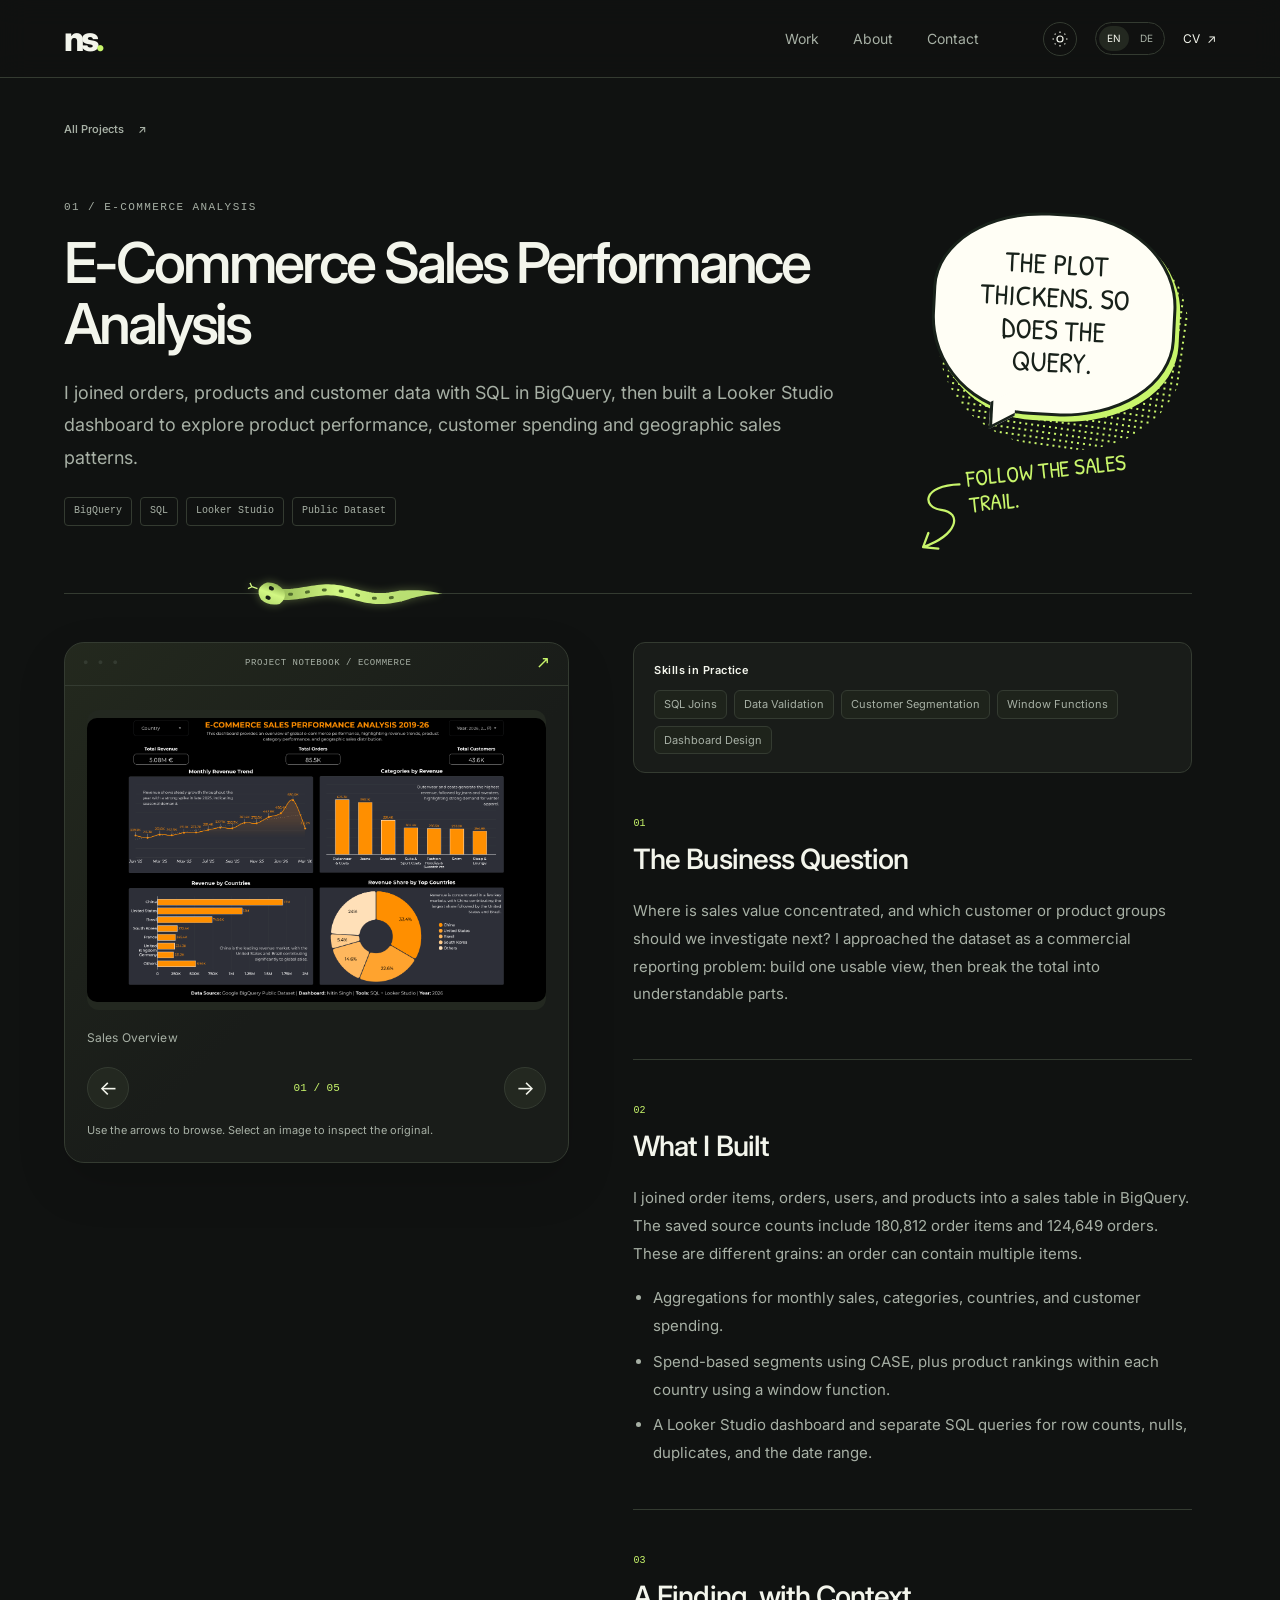
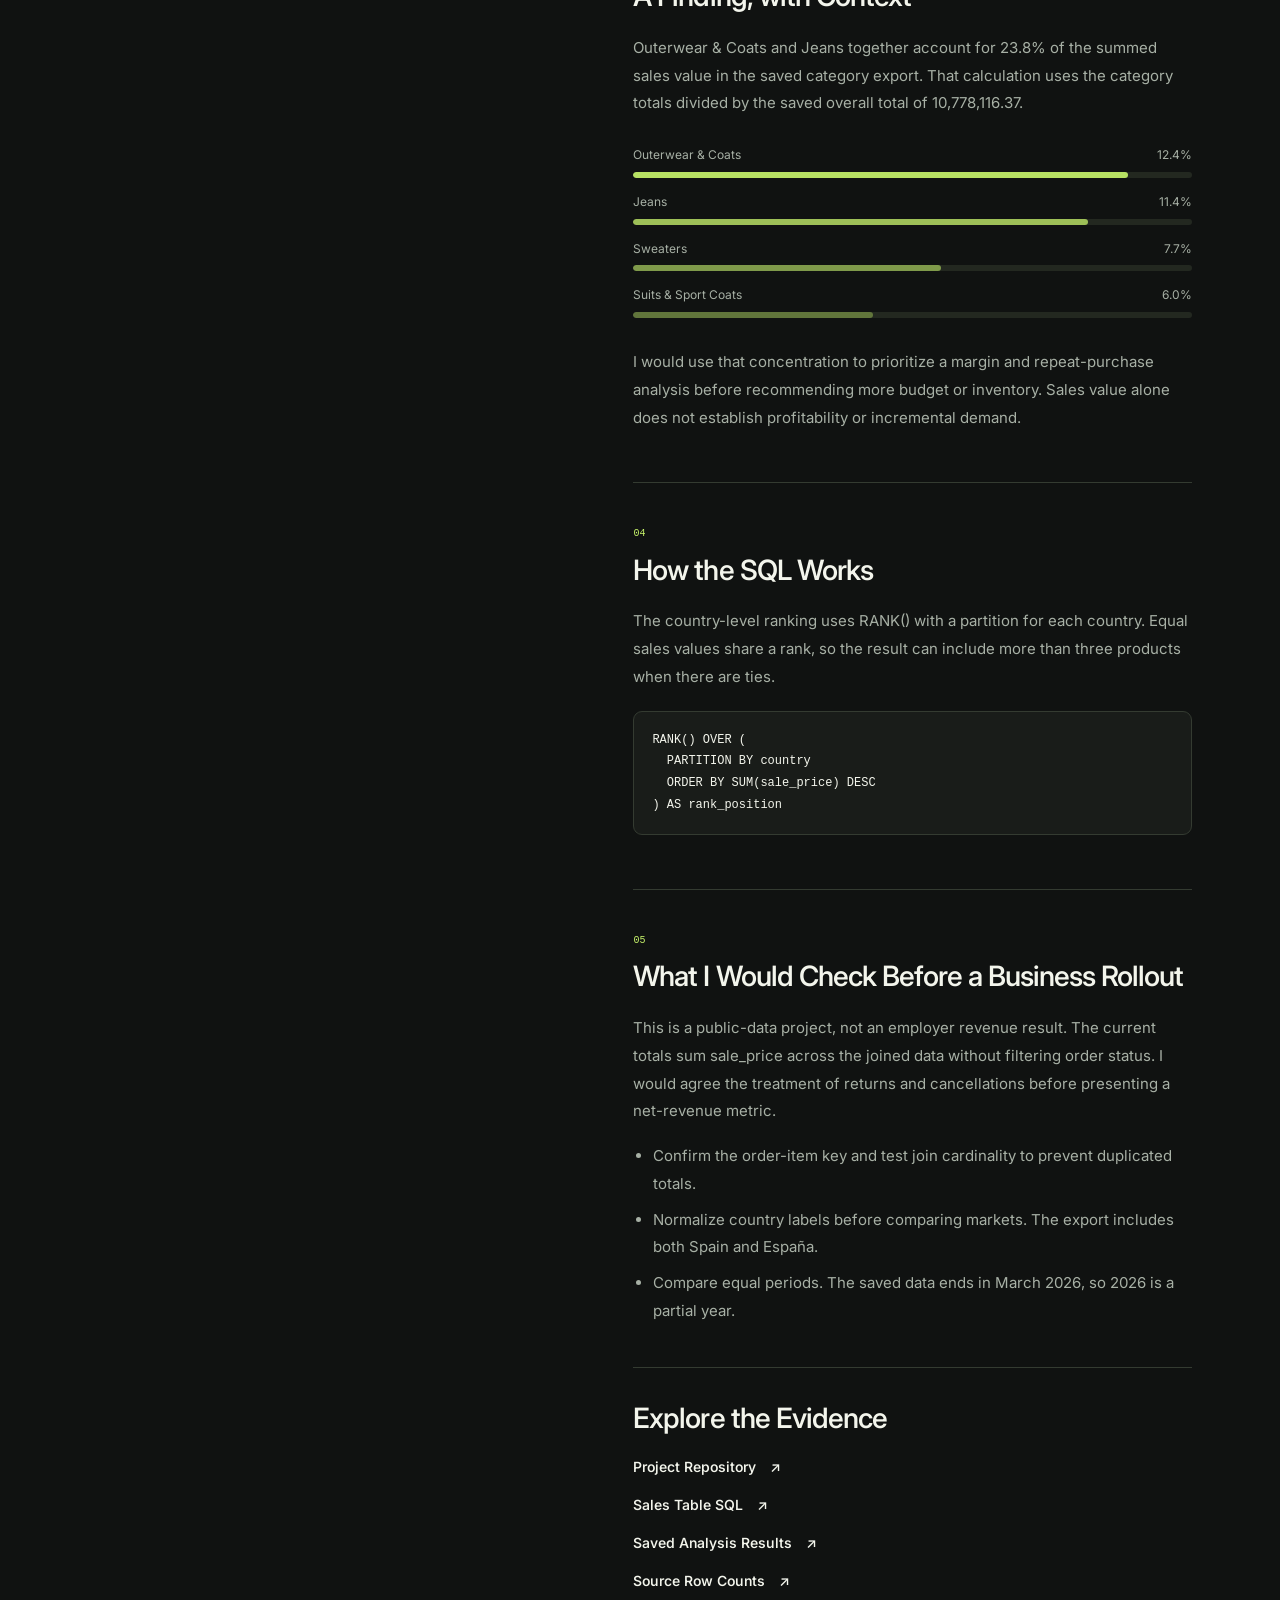
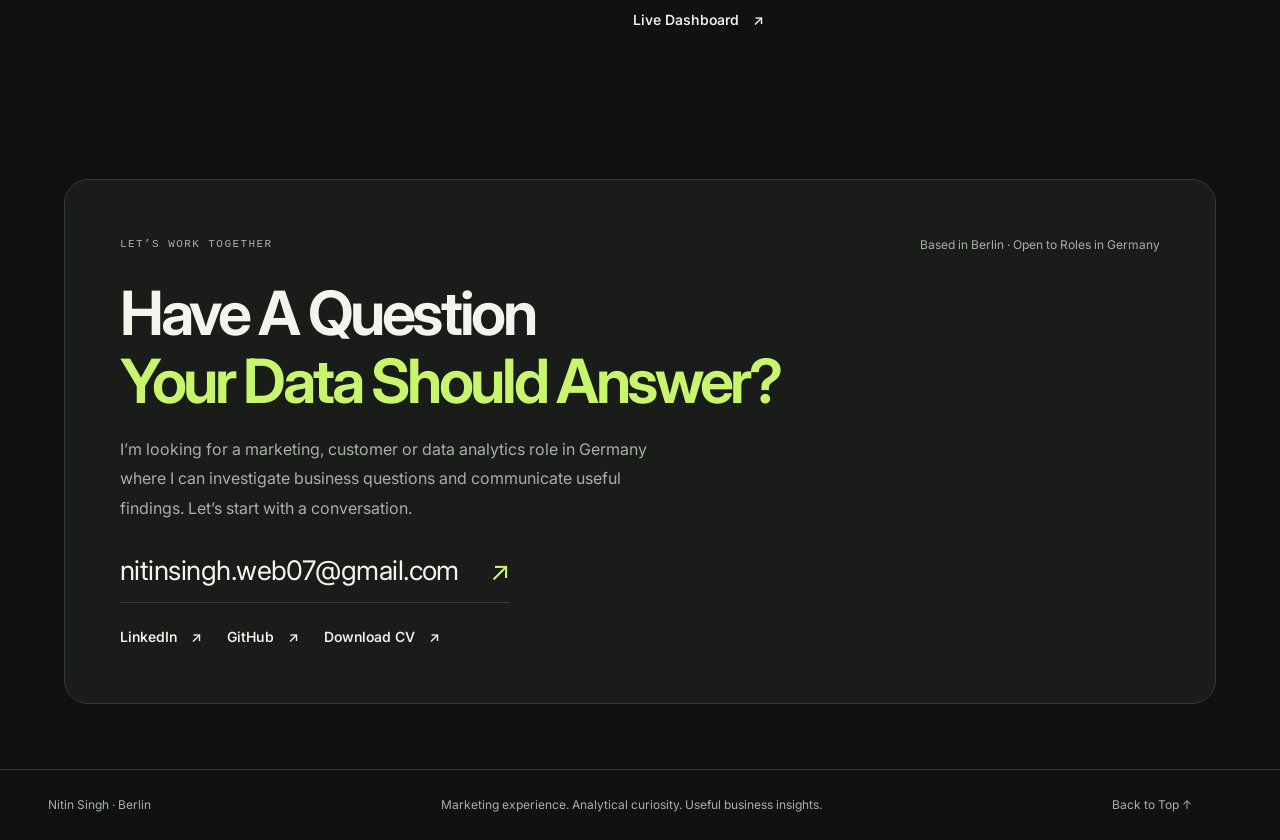
<file: ecommerce.html>
<!doctype html>
<html lang="en" data-theme="dark"><head><meta charset="utf-8"><meta name="viewport" content="width=device-width,initial-scale=1">
<script>try{document.documentElement.dataset.theme=localStorage.getItem('portfolio-theme')==='light'?'light':'dark'}catch(e){}</script>
<title>E-Commerce Sales Performance Analysis | Nitin Singh</title><meta name="description" content="I joined orders, products and customer data with SQL in BigQuery, then built a Looker Studio dashboard to explore product performance, customer spending and geographic sales patterns."><meta name="theme-color" content="#101411">
<link rel="canonical" href="https://nitinsinghdm.github.io/ecommerce.html"><link rel="icon" href="favicon.svg" type="image/svg+xml">
<meta property="og:title" content="E-Commerce Sales Performance Analysis | Nitin Singh"><meta property="og:description" content="I joined orders, products and customer data with SQL in BigQuery, then built a Looker Studio dashboard to explore product performance, customer spending and geographic sales patterns."><meta property="og:type" content="website"><meta property="og:url" content="https://nitinsinghdm.github.io/ecommerce.html"><meta property="og:image" content="https://nitinsinghdm.github.io/assets/profile/profile_dp4.png"><meta name="twitter:card" content="summary">
<link rel="stylesheet" href="style.css?v=20261125-content-skills"><script defer src="script.js?v=20261015-python"></script></head><body>
<a class="skip-link" href="#main"><span data-en="Skip to Content" data-de="Zum Inhalt">Skip to Content</span></a><div class="reading-progress" aria-hidden="true"></div>
<header class="site-header"><a class="wordmark" href="index.html" aria-label="Nitin Singh home">ns<span>.</span></a>
<nav aria-label="Main navigation"><a class="nav-link" href="index.html#work"><span data-en="Work" data-de="Projekte">Work</span><span aria-hidden="true">↗</span></a><a class="nav-link" href="index.html#about"><span data-en="About" data-de="Über mich">About</span><span aria-hidden="true">↗</span></a><a class="nav-link" href="index.html#contact"><span data-en="Contact" data-de="Kontakt">Contact</span><span aria-hidden="true">↗</span></a></nav>
<div class="header-actions"><button class="theme-toggle" type="button" aria-label="Switch to light mode" aria-pressed="false"><svg width="18" height="18" viewbox="0 0 24 24" fill="none" stroke="currentColor" stroke-width="1.6" aria-hidden="true"><circle cx="12" cy="12" r="4"></circle><path d="M12 2v2m0 16v2M2 12h2m16 0h2M5 5l1 1m12 12 1 1M5 19l1-1M18 6l1-1"></path></svg></button><div class="language-switch" role="group" aria-label="Language"><button data-lang="en" aria-pressed="true">EN</button><button data-lang="de" aria-pressed="false">DE</button></div><a class="cv-link" href="assets/nitin_singh_da_cv.pdf" target="_blank" rel="noopener noreferrer"><span data-en="CV" data-de="Lebenslauf">CV</span><span aria-hidden="true">↗</span></a></div></header><main id="main" class="case-main wrap"><div class="case-back"><a class="text-link" href="index.html#work"><span data-en="All Projects" data-de="Alle Projekte">All Projects</span><span aria-hidden="true">↗</span></a></div><header class="case-heading case-heading-comic"><div class="case-heading-copy"><p class="eyebrow">01 / E-COMMERCE ANALYSIS</p><h1 data-en="E-Commerce Sales Performance Analysis" data-de="E-Commerce-Verkaufsanalyse">E-Commerce Sales Performance Analysis</h1><p class="case-lead" data-en="I joined orders, products and customer data with SQL in BigQuery, then built a Looker Studio dashboard to explore product performance, customer spending and geographic sales patterns." data-de="Ich habe Bestell-, Produkt- und Kundendaten mit SQL in BigQuery verbunden und ein Looker-Studio-Dashboard für Produktperformance, Kundenausgaben und geografische Umsatzmuster entwickelt.">I joined orders, products and customer data with SQL in BigQuery, then built a Looker Studio dashboard to explore product performance, customer spending and geographic sales patterns.</p><div class="project-tags"><span>BigQuery</span><span>SQL</span><span>Looker Studio</span><span>Public Dataset</span></div></div><aside class="case-comic"><p class="case-comic-bubble" data-en="The Plot Thickens. So Does the Query." data-de="Die Story wird komplexer. Die Query auch.">The Plot Thickens. So Does the Query.</p><div class="case-comic-note"><span data-en="Follow the Sales Trail." data-de="Folge der Umsatzspur.">Follow the Sales Trail.</span><svg viewBox="0 0 100 100" fill="none" aria-hidden="true"><path d="M77 8C27 4 24 33 49 39C78 46 67 75 20 86M20 86l9-18M20 86l20 4" stroke="currentColor" stroke-width="3" stroke-linecap="round" stroke-linejoin="round"/></svg></div></aside></header><div class="case-layout"><aside class="case-gallery" aria-label="Project Gallery"><div class="window-top"><span class="window-dots" aria-hidden="true">● ● ●</span><span class="window-label">PROJECT NOTEBOOK / ECOMMERCE</span><span class="window-arrow" aria-hidden="true">↗</span></div><div class="gallery-viewport"><figure class="gallery-slide" role="group" aria-label="1 of 5"><a href="assets/images/ecommerce/overview_dashboard.png" target="_blank" rel="noopener noreferrer" aria-label="Open Sales Overview Full Size"><img src="assets/images/ecommerce/overview_dashboard.png" alt="Sales Overview" loading="eager"></a><figcaption>Sales Overview</figcaption></figure><figure class="gallery-slide" role="group" aria-label="2 of 5" hidden="hidden"><a href="assets/images/ecommerce/revenue_analysis.png" target="_blank" rel="noopener noreferrer" aria-label="Open Revenue Analysis Full Size"><img src="assets/images/ecommerce/revenue_analysis.png" alt="Revenue Analysis" loading="lazy"></a><figcaption>Revenue Analysis</figcaption></figure><figure class="gallery-slide" role="group" aria-label="3 of 5" hidden="hidden"><a href="assets/images/ecommerce/product_analysis.png" target="_blank" rel="noopener noreferrer" aria-label="Open Product Analysis Full Size"><img src="assets/images/ecommerce/product_analysis.png" alt="Product Analysis" loading="lazy"></a><figcaption>Product Analysis</figcaption></figure><figure class="gallery-slide" role="group" aria-label="4 of 5" hidden="hidden"><a href="assets/images/ecommerce/geographic_analysis.png" target="_blank" rel="noopener noreferrer" aria-label="Open Geographic Analysis Full Size"><img src="assets/images/ecommerce/geographic_analysis.png" alt="Geographic Analysis" loading="lazy"></a><figcaption>Geographic Analysis</figcaption></figure><figure class="gallery-slide" role="group" hidden="hidden" aria-label="5 of 5"><div class="aml-blueprint"><span class="build-badge">Project Notebook</span><strong>SQL</strong><p>Sales &amp; Customers</p><div class="blueprint-layers"><span>Order Data</span><span>Category Analysis</span><span>Customer Segments</span></div><small>Explore the Analysis</small></div><figcaption>Project Overview · Concept Diagram</figcaption></figure></div><div class="gallery-controls"><button class="gallery-prev" type="button" aria-label="Previous Screenshot">←</button><span class="gallery-count" aria-live="polite" aria-atomic="true">01 / 05</span><button class="gallery-next" type="button" aria-label="Next Screenshot">→</button></div><p class="gallery-hint" data-en="Use the arrows to browse. Select an image to inspect the original." data-de="Mit den Pfeilen blättern. Ein Bild auswählen, um das Original zu öffnen.">Use the arrows to browse. Select an image to inspect the original.</p></aside><div class="case-body"><div class="skill-panel"><p class="skill-label" data-en="Skills in Practice" data-de="Skills in der Praxis">Skills in Practice</p><ul class="skill-chips"><li>SQL Joins</li><li>Data Validation</li><li>Customer Segmentation</li><li>Window Functions</li><li>Dashboard Design</li></ul></div><section class="case-section reveal"><div><span class="section-number">01</span><h2 data-en="The Business Question" data-de="Die Geschäftsfrage">The Business Question</h2></div><div><p data-en="Where is sales value concentrated, and which customer or product groups should we investigate next? I approached the dataset as a commercial reporting problem: build one usable view, then break the total into understandable parts." data-de="Wo konzentriert sich der Umsatzwert und welche Kunden- oder Produktgruppen verdienen eine weitere Analyse? Ich habe die Daten als Reporting-Aufgabe betrachtet: eine nutzbare Sicht aufbauen und die Gesamtsumme in verständliche Bestandteile zerlegen.">Where is sales value concentrated, and which customer or product groups should we investigate next? I approached the dataset as a commercial reporting problem: build one usable view, then break the total into understandable parts.</p></div></section><section class="case-section reveal"><div><span class="section-number">02</span><h2 data-en="What I Built" data-de="Was ich umgesetzt habe">What I Built</h2></div><div><p data-en="I joined order items, orders, users, and products into a sales table in BigQuery. The saved source counts include 180,812 order items and 124,649 orders. These are different grains: an order can contain multiple items." data-de="Ich habe Bestellpositionen, Bestellungen, Nutzer und Produkte in BigQuery verbunden. Die gespeicherten Quellzählungen enthalten 180.812 Bestellpositionen und 124.649 Bestellungen. Eine Bestellung kann mehrere Positionen enthalten.">I joined order items, orders, users, and products into a sales table in BigQuery. The saved source counts include 180,812 order items and 124,649 orders. These are different grains: an order can contain multiple items.</p><ul><li><span data-en="Aggregations for monthly sales, categories, countries, and customer spending." data-de="Aggregationen für monatliche Umsätze, Kategorien, Länder und Kundenausgaben.">Aggregations for monthly sales, categories, countries, and customer spending.</span></li><li><span data-en="Spend-based segments using CASE, plus product rankings within each country using a window function." data-de="Ausgabensegmente mit CASE sowie Produktranglisten pro Land mithilfe einer Fensterfunktion.">Spend-based segments using CASE, plus product rankings within each country using a window function.</span></li><li><span data-en="A Looker Studio dashboard and separate SQL queries for row counts, nulls, duplicates, and the date range." data-de="Ein Looker-Studio-Dashboard und separate SQL-Abfragen für Zeilenzahlen, Nullwerte, Duplikate und den Zeitraum.">A Looker Studio dashboard and separate SQL queries for row counts, nulls, duplicates, and the date range.</span></li></ul></div></section><section class="case-section reveal"><div><span class="section-number">03</span><h2 data-en="A Finding, with Context" data-de="Ein Ergebnis mit Kontext">A Finding, with Context</h2></div><div><p data-en="Outerwear &amp; Coats and Jeans together account for 23.8% of the summed sales value in the saved category export. That calculation uses the category totals divided by the saved overall total of 10,778,116.37." data-de="Jacken/Mäntel und Jeans machen zusammen 23,8 % des summierten Umsatzwerts im gespeicherten Export aus. Die Berechnung teilt die beiden Kategoriesummen durch den gespeicherten Gesamtwert von 10.778.116,37.">Outerwear &amp; Coats and Jeans together account for 23.8% of the summed sales value in the saved category export. That calculation uses the category totals divided by the saved overall total of 10,778,116.37.</p><div class="bar-chart" role="img" aria-label="Share of dataset sales value: Outerwear and Coats 12.4 percent, Jeans 11.4 percent, Sweaters 7.7 percent, Suits and Sport Coats 6 percent"><div class="bar-row"><div><span data-en="Outerwear &amp; Coats" data-de="Jacken &amp; Mäntel">Outerwear &amp; Coats</span><span>12.4%</span></div><div class="bar-track"><span style="--bar-width:88.57%"></span></div></div><div class="bar-row"><div><span data-en="Jeans" data-de="Jeans">Jeans</span><span>11.4%</span></div><div class="bar-track"><span style="--bar-width:81.43%"></span></div></div><div class="bar-row"><div><span data-en="Sweaters" data-de="Pullover">Sweaters</span><span>7.7%</span></div><div class="bar-track"><span style="--bar-width:55.00%"></span></div></div><div class="bar-row"><div><span data-en="Suits &amp; Sport Coats" data-de="Anzüge &amp; Sakkos">Suits &amp; Sport Coats</span><span>6.0%</span></div><div class="bar-track"><span style="--bar-width:42.86%"></span></div></div></div><p data-en="I would use that concentration to prioritize a margin and repeat-purchase analysis before recommending more budget or inventory. Sales value alone does not establish profitability or incremental demand." data-de="Diese Konzentration würde ich nutzen, um Marge und Wiederkäufe zu untersuchen, bevor ich zusätzliches Budget oder Inventar empfehle. Der Umsatzwert allein belegt weder Profitabilität noch zusätzliche Nachfrage.">I would use that concentration to prioritize a margin and repeat-purchase analysis before recommending more budget or inventory. Sales value alone does not establish profitability or incremental demand.</p></div></section><section class="case-section reveal"><div><span class="section-number">04</span><h2 data-en="How the SQL Works" data-de="Wie das SQL funktioniert">How the SQL Works</h2></div><div><p data-en="The country-level ranking uses RANK() with a partition for each country. Equal sales values share a rank, so the result can include more than three products when there are ties." data-de="Die Rangfolge nutzt RANK() mit einer Partition pro Land. Gleiche Umsatzwerte erhalten denselben Rang. Bei Gleichständen kann das Ergebnis deshalb mehr als drei Produkte enthalten.">The country-level ranking uses RANK() with a partition for each country. Equal sales values share a rank, so the result can include more than three products when there are ties.</p><pre><code>RANK() OVER (
  PARTITION BY country
  ORDER BY SUM(sale_price) DESC
) AS rank_position</code></pre></div></section><section class="case-section reveal"><div><span class="section-number">05</span><h2 data-en="What I Would Check Before a Business Rollout" data-de="Was ich vor dem Einsatz prüfen würde">What I Would Check Before a Business Rollout</h2></div><div><p data-en="This is a public-data project, not an employer revenue result. The current totals sum sale_price across the joined data without filtering order status. I would agree the treatment of returns and cancellations before presenting a net-revenue metric." data-de="Dies ist ein Projekt mit öffentlichen Daten. Die Ergebnisse stammen nicht aus einem Arbeitgeberprojekt. Die aktuellen Summen verwenden sale_price ohne Filter auf den Bestellstatus. Vor einer Netto-Umsatzkennzahl würde ich die Behandlung von Retouren und Stornierungen festlegen.">This is a public-data project, not an employer revenue result. The current totals sum sale_price across the joined data without filtering order status. I would agree the treatment of returns and cancellations before presenting a net-revenue metric.</p><ul><li><span data-en="Confirm the order-item key and test join cardinality to prevent duplicated totals." data-de="Den Schlüssel der Bestellpositionen und die Join-Kardinalität prüfen, um doppelte Summen zu vermeiden.">Confirm the order-item key and test join cardinality to prevent duplicated totals.</span></li><li><span data-en="Normalize country labels before comparing markets. The export includes both Spain and España." data-de="Länderbezeichnungen vor dem Marktvergleich vereinheitlichen. Der Export enthält Spain und España.">Normalize country labels before comparing markets. The export includes both Spain and España.</span></li><li><span data-en="Compare equal periods. The saved data ends in March 2026, so 2026 is a partial year." data-de="Gleiche Zeiträume vergleichen. Die gespeicherten Daten enden im März 2026, daher ist 2026 unvollständig.">Compare equal periods. The saved data ends in March 2026, so 2026 is a partial year.</span></li></ul></div></section><section class="case-section sources-section"><div><h2 data-en="Explore the Evidence" data-de="Belege ansehen">Explore the Evidence</h2></div><div class="source-list"><a class="text-link" href="https://github.com/nitinsinghdm/Ecommerce_Sales_Analysis" target="_blank" rel="noopener noreferrer"><span data-en="Project Repository" data-de="Projekt-Repository">Project Repository</span><span aria-hidden="true">↗</span></a><a class="text-link" href="https://github.com/nitinsinghdm/Ecommerce_Sales_Analysis/blob/main/sql_queries/master_table.sql" target="_blank" rel="noopener noreferrer"><span data-en="Sales Table SQL" data-de="SQL der Verkaufstabelle">Sales Table SQL</span><span aria-hidden="true">↗</span></a><a class="text-link" href="https://github.com/nitinsinghdm/Ecommerce_Sales_Analysis/tree/main/results" target="_blank" rel="noopener noreferrer"><span data-en="Saved Analysis Results" data-de="Gespeicherte Analyseergebnisse">Saved Analysis Results</span><span aria-hidden="true">↗</span></a><a class="text-link" href="https://github.com/nitinsinghdm/Ecommerce_Sales_Analysis/tree/main/data_validation" target="_blank" rel="noopener noreferrer"><span data-en="Source Row Counts" data-de="Quellzählungen">Source Row Counts</span><span aria-hidden="true">↗</span></a><a class="text-link" href="https://lookerstudio.google.com/reporting/a4beeccd-1cec-4407-bbb4-cb077565ec9f" target="_blank" rel="noopener noreferrer"><span data-en="Live Dashboard" data-de="Live-Dashboard">Live Dashboard</span><span aria-hidden="true">↗</span></a></div></section></div></div></main><section class="contact-section" id="contact"><div class="contact-top"><span class="eyebrow" data-en="LET’S WORK TOGETHER" data-de="ZUSAMMENARBEIT">LET’S WORK TOGETHER</span><span class="availability" data-en="Based in Berlin · Open to Roles in Germany" data-de="In Berlin · Offen für Stellen in Deutschland">Based in Berlin · Open to Roles in Germany</span></div><h2><span data-en="Have A Question" data-de="Eine Frage, die">Have A Question</span><br><span class="accent" data-en="Your Data Should Answer?" data-de="Ihre Daten beantworten sollten?">Your Data Should Answer?</span></h2><p class="contact-copy" data-en="I’m looking for a marketing, customer or data analytics role in Germany where I can investigate business questions and communicate useful findings. Let’s start with a conversation." data-de="Ich suche eine Rolle in Marketing-, Kunden- oder Datenanalyse in Deutschland, in der ich geschäftliche Fragen untersuchen und hilfreiche Ergebnisse vermitteln kann. Lassen Sie uns ins Gespräch kommen.">I’m looking for a marketing, customer or data analytics role in Germany where I can investigate business questions and communicate useful findings. Let’s start with a conversation.</p><a class="contact-email" href="mailto:nitinsingh.web07@gmail.com?subject=Let%27s%20talk%20about%20an%20analytics%20role">nitinsingh.web07@gmail.com <span aria-hidden="true">↗</span></a><div class="contact-links"><a class="text-link" href="https://www.linkedin.com/in/nitinsinghdm" target="_blank" rel="noopener noreferrer"><span data-en="LinkedIn" data-de="LinkedIn">LinkedIn</span><span aria-hidden="true">↗</span></a><a class="text-link" href="https://github.com/nitinsinghdm" target="_blank" rel="noopener noreferrer"><span data-en="GitHub" data-de="GitHub">GitHub</span><span aria-hidden="true">↗</span></a><a class="text-link" href="assets/nitin_singh_da_cv.pdf" target="_blank" rel="noopener noreferrer"><span data-en="Download CV" data-de="Lebenslauf öffnen">Download CV</span><span aria-hidden="true">↗</span></a></div></section>
<footer class="site-footer"><span>Nitin Singh · Berlin</span><span data-en="Marketing experience. Analytical curiosity. Useful business insights." data-de="Marketingerfahrung. Analytische Neugier. Nützliche Erkenntnisse fürs Geschäft.">Marketing experience. Analytical curiosity. Useful business insights.</span><a href="#main"><span data-en="Back to Top" data-de="Nach oben">Back to Top</span> ↑</a></footer><button class="python-guide" type="button" aria-label="Chat with the snake and watch it curl" aria-controls="snake-speech" aria-expanded="false" title="Click me. I have career plans."><svg xmlns="http://www.w3.org/2000/svg" class="python-svg" aria-hidden="true"><defs><linearGradient id="python-skin" x1="0" y1="0" x2="1" y2="0"><stop stop-color="#92b653"></stop><stop offset=".5" stop-color="#d2f783"></stop><stop offset="1" stop-color="#b9df72"></stop></linearGradient></defs><path class="snake-body" fill="none" stroke="url(#python-skin)" stroke-width="11" stroke-linecap="round"></path><path class="snake-pattern" fill="none" stroke="#526d2d" stroke-width="3" stroke-dasharray="2 15" stroke-linecap="round"></path><g class="snake-head"><path d="M-7 -10 Q-13 0 -9 9 Q0 20 9 9 Q13 0 7 -10 Q0 -15 -7 -10" fill="url(#python-skin)"></path><ellipse cx="-5" cy="3" rx="2" ry="2.7" fill="#182014"></ellipse><ellipse cx="5" cy="3" rx="2" ry="2.7" fill="#182014"></ellipse><path d="M0 16v6m0 0-3 3m3-3 3 3" fill="none" stroke="#d2f783" stroke-width="1.3"></path></g></svg></button></body></html>
</file>
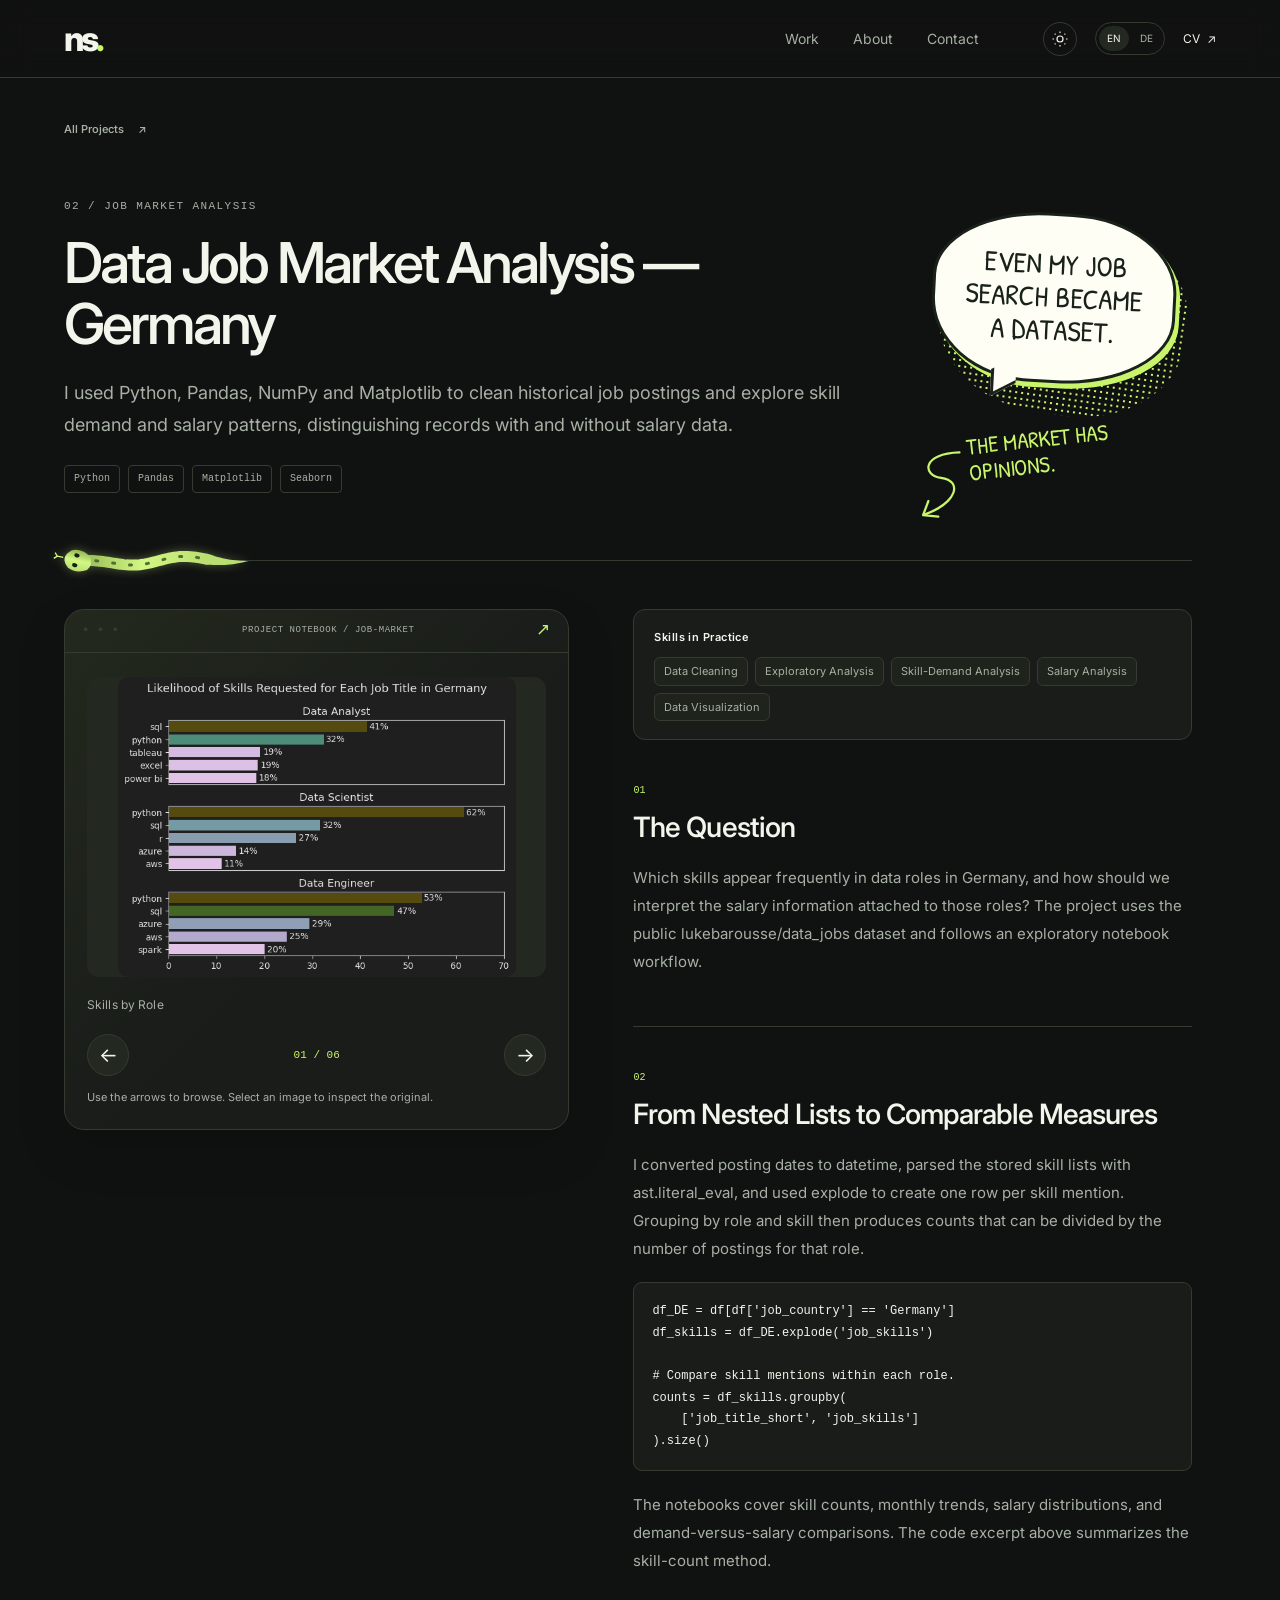
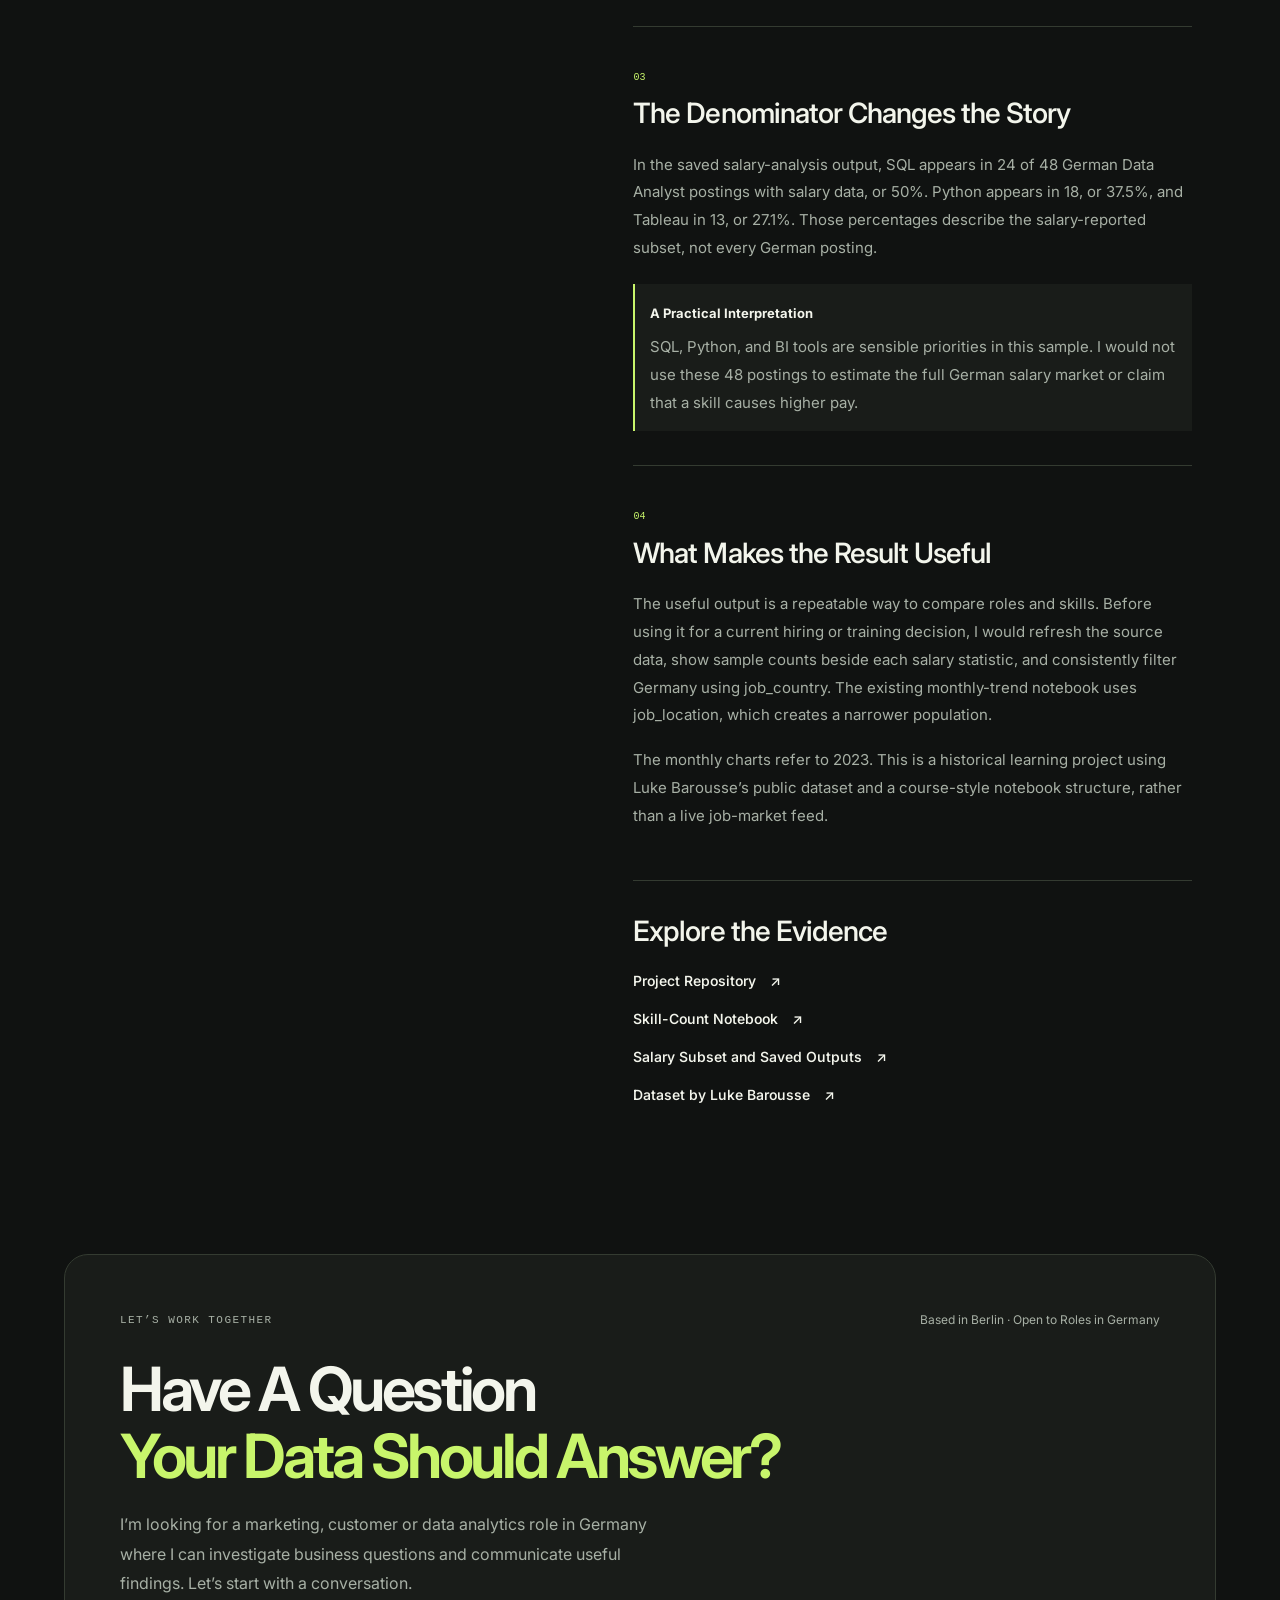
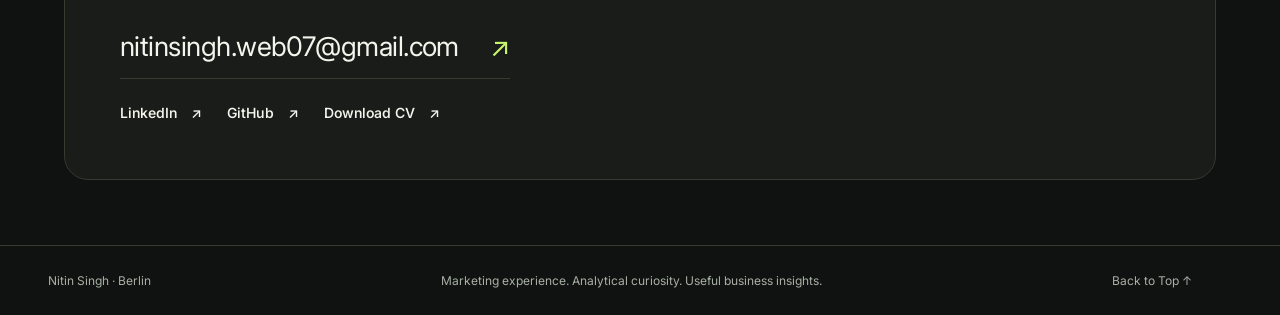
<file: job-market.html>
<!doctype html>
<html lang="en" data-theme="dark"><head><meta charset="utf-8"><meta name="viewport" content="width=device-width,initial-scale=1">
<script>try{document.documentElement.dataset.theme=localStorage.getItem('portfolio-theme')==='light'?'light':'dark'}catch(e){}</script>
<title>Data Job Market Analysis — Germany | Nitin Singh</title><meta name="description" content="I used Python, Pandas, NumPy and Matplotlib to clean historical job postings and explore skill demand and salary patterns, distinguishing records with and without salary data."><meta name="theme-color" content="#101411">
<link rel="canonical" href="https://nitinsinghdm.github.io/job-market.html"><link rel="icon" href="favicon.svg" type="image/svg+xml">
<meta property="og:title" content="Data Job Market Analysis — Germany | Nitin Singh"><meta property="og:description" content="I used Python, Pandas, NumPy and Matplotlib to clean historical job postings and explore skill demand and salary patterns, distinguishing records with and without salary data."><meta property="og:type" content="website"><meta property="og:url" content="https://nitinsinghdm.github.io/job-market.html"><meta property="og:image" content="https://nitinsinghdm.github.io/assets/profile/profile_dp4.png"><meta name="twitter:card" content="summary">
<link rel="stylesheet" href="style.css?v=20261125-content-skills"><script defer src="script.js?v=20261015-python"></script></head><body>
<a class="skip-link" href="#main"><span data-en="Skip to Content" data-de="Zum Inhalt">Skip to Content</span></a><div class="reading-progress" aria-hidden="true"></div>
<header class="site-header"><a class="wordmark" href="index.html" aria-label="Nitin Singh home">ns<span>.</span></a>
<nav aria-label="Main navigation"><a class="nav-link" href="index.html#work"><span data-en="Work" data-de="Projekte">Work</span><span aria-hidden="true">↗</span></a><a class="nav-link" href="index.html#about"><span data-en="About" data-de="Über mich">About</span><span aria-hidden="true">↗</span></a><a class="nav-link" href="index.html#contact"><span data-en="Contact" data-de="Kontakt">Contact</span><span aria-hidden="true">↗</span></a></nav>
<div class="header-actions"><button class="theme-toggle" type="button" aria-label="Switch to light mode" aria-pressed="false"><svg width="18" height="18" viewbox="0 0 24 24" fill="none" stroke="currentColor" stroke-width="1.6" aria-hidden="true"><circle cx="12" cy="12" r="4"></circle><path d="M12 2v2m0 16v2M2 12h2m16 0h2M5 5l1 1m12 12 1 1M5 19l1-1M18 6l1-1"></path></svg></button><div class="language-switch" role="group" aria-label="Language"><button data-lang="en" aria-pressed="true">EN</button><button data-lang="de" aria-pressed="false">DE</button></div><a class="cv-link" href="assets/nitin_singh_da_cv.pdf" target="_blank" rel="noopener noreferrer"><span data-en="CV" data-de="Lebenslauf">CV</span><span aria-hidden="true">↗</span></a></div></header><main id="main" class="case-main wrap"><div class="case-back"><a class="text-link" href="index.html#work"><span data-en="All Projects" data-de="Alle Projekte">All Projects</span><span aria-hidden="true">↗</span></a></div><header class="case-heading case-heading-comic"><div class="case-heading-copy"><p class="eyebrow">02 / JOB MARKET ANALYSIS</p><h1 data-en="Data Job Market Analysis — Germany" data-de="Analyse des Arbeitsmarkts für Datenberufe — Deutschland">Data Job Market Analysis — Germany</h1><p class="case-lead" data-en="I used Python, Pandas, NumPy and Matplotlib to clean historical job postings and explore skill demand and salary patterns, distinguishing records with and without salary data." data-de="Mit Python, Pandas, NumPy und Matplotlib habe ich historische Stellenanzeigen bereinigt und Kompetenznachfrage sowie Gehaltsmuster untersucht. Datensätze mit und ohne Gehaltsangaben werden getrennt betrachtet.">I used Python, Pandas, NumPy and Matplotlib to clean historical job postings and explore skill demand and salary patterns, distinguishing records with and without salary data.</p><div class="project-tags"><span>Python</span><span>Pandas</span><span>Matplotlib</span><span>Seaborn</span></div></div><aside class="case-comic"><p class="case-comic-bubble" data-en="Even My Job Search Became a Dataset." data-de="Sogar meine Jobsuche wurde zum Datensatz.">Even My Job Search Became a Dataset.</p><div class="case-comic-note"><span data-en="The Market Has Opinions." data-de="Der Markt hat Meinungen.">The Market Has Opinions.</span><svg viewBox="0 0 100 100" fill="none" aria-hidden="true"><path d="M77 8C27 4 24 33 49 39C78 46 67 75 20 86M20 86l9-18M20 86l20 4" stroke="currentColor" stroke-width="3" stroke-linecap="round" stroke-linejoin="round"/></svg></div></aside></header><div class="case-layout"><aside class="case-gallery" aria-label="Project Gallery"><div class="window-top"><span class="window-dots" aria-hidden="true">● ● ●</span><span class="window-label">PROJECT NOTEBOOK / JOB-MARKET</span><span class="window-arrow" aria-hidden="true">↗</span></div><div class="gallery-viewport"><figure class="gallery-slide" role="group" aria-label="1 of 6"><a href="assets/images/data_jobs/likelihood_of_skills_requested_for_each_job_title_in_de.png" target="_blank" rel="noopener noreferrer" aria-label="Open Skills by Role Full Size"><img src="assets/images/data_jobs/likelihood_of_skills_requested_for_each_job_title_in_de.png" alt="Skills by Role" loading="eager" class="toned-shot"></a><figcaption>Skills by Role</figcaption></figure><figure class="gallery-slide" role="group" aria-label="2 of 6" hidden="hidden"><a href="assets/images/data_jobs/skills_for_data_analysts_in_de.png" target="_blank" rel="noopener noreferrer" aria-label="Open Data Analyst Skills Full Size"><img src="assets/images/data_jobs/skills_for_data_analysts_in_de.png" alt="Data Analyst Skills" loading="lazy" class="toned-shot"></a><figcaption>Data Analyst Skills</figcaption></figure><figure class="gallery-slide" role="group" aria-label="3 of 6" hidden="hidden"><a href="assets/images/data_jobs/trending_top_skills_for_data_analyst_in_de.png" target="_blank" rel="noopener noreferrer" aria-label="Open Historical Skill Trends Full Size"><img src="assets/images/data_jobs/trending_top_skills_for_data_analyst_in_de.png" alt="Historical Skill Trends" loading="lazy" class="toned-shot"></a><figcaption>Historical Skill Trends</figcaption></figure><figure class="gallery-slide" hidden="hidden" role="group" aria-label="4 of 6"><a href="assets/images/data_jobs/number_of_jobs_per_job_title_de.png" target="_blank" rel="noopener noreferrer"><img src="assets/images/data_jobs/number_of_jobs_per_job_title_de.png" alt="Roles in Germany" loading="lazy" class="toned-shot"></a><figcaption>Roles in Germany</figcaption></figure><figure class="gallery-slide" hidden="hidden" role="group" aria-label="5 of 6"><a href="assets/images/data_jobs/top_5_skills_for_each_job_title.png" target="_blank" rel="noopener noreferrer"><img src="assets/images/data_jobs/top_5_skills_for_each_job_title.png" alt="Top Skills by Role" loading="lazy" class="toned-shot"></a><figcaption>Top Skills by Role</figcaption></figure><figure class="gallery-slide" role="group" hidden="hidden" aria-label="6 of 6"><div class="aml-blueprint"><span class="build-badge">Project Notebook</span><strong>Python</strong><p>Skills &amp; Market Signals</p><div class="blueprint-layers"><span>Public Job Data</span><span>Skill Demand</span><span>Salary Patterns</span></div><small>Explore the Analysis</small></div><figcaption>Project Overview · Concept Diagram</figcaption></figure></div><div class="gallery-controls"><button class="gallery-prev" type="button" aria-label="Previous Screenshot">←</button><span class="gallery-count" aria-live="polite" aria-atomic="true">01 / 06</span><button class="gallery-next" type="button" aria-label="Next Screenshot">→</button></div><p class="gallery-hint" data-en="Use the arrows to browse. Select an image to inspect the original." data-de="Mit den Pfeilen blättern. Ein Bild auswählen, um das Original zu öffnen.">Use the arrows to browse. Select an image to inspect the original.</p></aside><div class="case-body"><div class="skill-panel"><p class="skill-label" data-en="Skills in Practice" data-de="Skills in der Praxis">Skills in Practice</p><ul class="skill-chips"><li>Data Cleaning</li><li>Exploratory Analysis</li><li>Skill-Demand Analysis</li><li>Salary Analysis</li><li>Data Visualization</li></ul></div><section class="case-section reveal"><div><span class="section-number">01</span><h2 data-en="The Question" data-de="Die Frage">The Question</h2></div><div><p data-en="Which skills appear frequently in data roles in Germany, and how should we interpret the salary information attached to those roles? The project uses the public lukebarousse/data_jobs dataset and follows an exploratory notebook workflow." data-de="Welche Fähigkeiten erscheinen häufig in Datenberufen in Deutschland und wie sollten wir die zugehörigen Gehaltsinformationen interpretieren? Das Projekt nutzt den öffentlichen Datensatz lukebarousse/data_jobs und einen explorativen Notebook-Workflow.">Which skills appear frequently in data roles in Germany, and how should we interpret the salary information attached to those roles? The project uses the public lukebarousse/data_jobs dataset and follows an exploratory notebook workflow.</p></div></section><section class="case-section reveal"><div><span class="section-number">02</span><h2 data-en="From Nested Lists to Comparable Measures" data-de="Von verschachtelten Listen zu vergleichbaren Kennzahlen">From Nested Lists to Comparable Measures</h2></div><div><p data-en="I converted posting dates to datetime, parsed the stored skill lists with ast.literal_eval, and used explode to create one row per skill mention. Grouping by role and skill then produces counts that can be divided by the number of postings for that role." data-de="Ich habe Datumswerte konvertiert, gespeicherte Skill-Listen mit ast.literal_eval eingelesen und mit explode eine Zeile pro Skill-Nennung erzeugt. Gruppierung nach Rolle und Skill ergibt Häufigkeiten, die sich durch die Anzahl der Stellenanzeigen je Rolle teilen lassen.">I converted posting dates to datetime, parsed the stored skill lists with ast.literal_eval, and used explode to create one row per skill mention. Grouping by role and skill then produces counts that can be divided by the number of postings for that role.</p><pre><code>df_DE = df[df['job_country'] == 'Germany']
df_skills = df_DE.explode('job_skills')

# Compare skill mentions within each role.
counts = df_skills.groupby(
    ['job_title_short', 'job_skills']
).size()</code></pre><p data-en="The notebooks cover skill counts, monthly trends, salary distributions, and demand-versus-salary comparisons. The code excerpt above summarizes the skill-count method." data-de="Die Notebooks behandeln Skill-Häufigkeiten, monatliche Trends, Gehaltsverteilungen und den Vergleich von Nachfrage und Gehalt. Der Codeausschnitt fasst die Zählmethode zusammen.">The notebooks cover skill counts, monthly trends, salary distributions, and demand-versus-salary comparisons. The code excerpt above summarizes the skill-count method.</p></div></section><section class="case-section reveal"><div><span class="section-number">03</span><h2 data-en="The Denominator Changes the Story" data-de="Der Nenner verändert die Aussage">The Denominator Changes the Story</h2></div><div><p data-en="In the saved salary-analysis output, SQL appears in 24 of 48 German Data Analyst postings with salary data, or 50%. Python appears in 18, or 37.5%, and Tableau in 13, or 27.1%. Those percentages describe the salary-reported subset, not every German posting." data-de="Im gespeicherten Ergebnis erscheint SQL in 24 von 48 deutschen Data-Analyst-Stellenanzeigen mit Gehaltsangabe, also in 50 %. Python erscheint in 18 (37,5 %) und Tableau in 13 (27,1 %). Diese Anteile beschreiben nur die Teilmenge mit Gehaltsangabe.">In the saved salary-analysis output, SQL appears in 24 of 48 German Data Analyst postings with salary data, or 50%. Python appears in 18, or 37.5%, and Tableau in 13, or 27.1%. Those percentages describe the salary-reported subset, not every German posting.</p><aside class="case-note"><strong data-en="A Practical Interpretation" data-de="Eine praktische Interpretation">A Practical Interpretation</strong><p data-en="SQL, Python, and BI tools are sensible priorities in this sample. I would not use these 48 postings to estimate the full German salary market or claim that a skill causes higher pay." data-de="SQL, Python und BI-Tools sind in dieser Stichprobe sinnvolle Schwerpunkte. Aus diesen 48 Anzeigen würde ich weder den gesamten deutschen Gehaltsmarkt schätzen noch eine kausale Gehaltswirkung einzelner Skills ableiten.">SQL, Python, and BI tools are sensible priorities in this sample. I would not use these 48 postings to estimate the full German salary market or claim that a skill causes higher pay.</p></aside></div></section><section class="case-section reveal"><div><span class="section-number">04</span><h2 data-en="What Makes the Result Useful" data-de="Was das Ergebnis nützlich macht">What Makes the Result Useful</h2></div><div><p data-en="The useful output is a repeatable way to compare roles and skills. Before using it for a current hiring or training decision, I would refresh the source data, show sample counts beside each salary statistic, and consistently filter Germany using job_country. The existing monthly-trend notebook uses job_location, which creates a narrower population." data-de="Nützlich ist die wiederholbare Methode, Rollen und Skills zu vergleichen. Für eine aktuelle Einstellungs- oder Weiterbildungsentscheidung würde ich die Quelle aktualisieren, Stichprobengrößen neben Gehaltskennzahlen anzeigen und Deutschland einheitlich mit job_country filtern. Das vorhandene Trend-Notebook nutzt job_location und erfasst dadurch eine engere Gruppe.">The useful output is a repeatable way to compare roles and skills. Before using it for a current hiring or training decision, I would refresh the source data, show sample counts beside each salary statistic, and consistently filter Germany using job_country. The existing monthly-trend notebook uses job_location, which creates a narrower population.</p><p data-en="The monthly charts refer to 2023. This is a historical learning project using Luke Barousse’s public dataset and a course-style notebook structure, rather than a live job-market feed." data-de="Die Monatsdiagramme beziehen sich auf 2023. Dies ist ein historisches Lernprojekt mit dem öffentlichen Datensatz von Luke Barousse und einer kursorientierten Notebook-Struktur.">The monthly charts refer to 2023. This is a historical learning project using Luke Barousse’s public dataset and a course-style notebook structure, rather than a live job-market feed.</p></div></section><section class="case-section sources-section"><div><h2 data-en="Explore the Evidence" data-de="Belege ansehen">Explore the Evidence</h2></div><div class="source-list"><a class="text-link" href="https://github.com/nitinsinghdm/Data-Job-Market-Analysis-Germany" target="_blank" rel="noopener noreferrer"><span data-en="Project Repository" data-de="Projekt-Repository">Project Repository</span><span aria-hidden="true">↗</span></a><a class="text-link" href="https://github.com/nitinsinghdm/Data-Job-Market-Analysis-Germany/blob/main/3_Project/2_skill_count.ipynb" target="_blank" rel="noopener noreferrer"><span data-en="Skill-Count Notebook" data-de="Notebook zu Skill-Häufigkeiten">Skill-Count Notebook</span><span aria-hidden="true">↗</span></a><a class="text-link" href="https://github.com/nitinsinghdm/Data-Job-Market-Analysis-Germany/blob/main/3_Project/5_optimal_skills.ipynb" target="_blank" rel="noopener noreferrer"><span data-en="Salary Subset and Saved Outputs" data-de="Gehaltsstichprobe und Ergebnisse">Salary Subset and Saved Outputs</span><span aria-hidden="true">↗</span></a><a class="text-link" href="https://huggingface.co/datasets/lukebarousse/data_jobs" target="_blank" rel="noopener noreferrer"><span data-en="Dataset by Luke Barousse" data-de="Datensatz von Luke Barousse">Dataset by Luke Barousse</span><span aria-hidden="true">↗</span></a></div></section></div></div></main><section class="contact-section" id="contact"><div class="contact-top"><span class="eyebrow" data-en="LET’S WORK TOGETHER" data-de="ZUSAMMENARBEIT">LET’S WORK TOGETHER</span><span class="availability" data-en="Based in Berlin · Open to Roles in Germany" data-de="In Berlin · Offen für Stellen in Deutschland">Based in Berlin · Open to Roles in Germany</span></div><h2><span data-en="Have A Question" data-de="Eine Frage, die">Have A Question</span><br><span class="accent" data-en="Your Data Should Answer?" data-de="Ihre Daten beantworten sollten?">Your Data Should Answer?</span></h2><p class="contact-copy" data-en="I’m looking for a marketing, customer or data analytics role in Germany where I can investigate business questions and communicate useful findings. Let’s start with a conversation." data-de="Ich suche eine Rolle in Marketing-, Kunden- oder Datenanalyse in Deutschland, in der ich geschäftliche Fragen untersuchen und hilfreiche Ergebnisse vermitteln kann. Lassen Sie uns ins Gespräch kommen.">I’m looking for a marketing, customer or data analytics role in Germany where I can investigate business questions and communicate useful findings. Let’s start with a conversation.</p><a class="contact-email" href="mailto:nitinsingh.web07@gmail.com?subject=Let%27s%20talk%20about%20an%20analytics%20role">nitinsingh.web07@gmail.com <span aria-hidden="true">↗</span></a><div class="contact-links"><a class="text-link" href="https://www.linkedin.com/in/nitinsinghdm" target="_blank" rel="noopener noreferrer"><span data-en="LinkedIn" data-de="LinkedIn">LinkedIn</span><span aria-hidden="true">↗</span></a><a class="text-link" href="https://github.com/nitinsinghdm" target="_blank" rel="noopener noreferrer"><span data-en="GitHub" data-de="GitHub">GitHub</span><span aria-hidden="true">↗</span></a><a class="text-link" href="assets/nitin_singh_da_cv.pdf" target="_blank" rel="noopener noreferrer"><span data-en="Download CV" data-de="Lebenslauf öffnen">Download CV</span><span aria-hidden="true">↗</span></a></div></section>
<footer class="site-footer"><span>Nitin Singh · Berlin</span><span data-en="Marketing experience. Analytical curiosity. Useful business insights." data-de="Marketingerfahrung. Analytische Neugier. Nützliche Erkenntnisse fürs Geschäft.">Marketing experience. Analytical curiosity. Useful business insights.</span><a href="#main"><span data-en="Back to Top" data-de="Nach oben">Back to Top</span> ↑</a></footer><button class="python-guide" type="button" aria-label="Chat with the snake and watch it curl" aria-controls="snake-speech" aria-expanded="false" title="Click me. I have career plans."><svg xmlns="http://www.w3.org/2000/svg" class="python-svg" aria-hidden="true"><defs><linearGradient id="python-skin" x1="0" y1="0" x2="1" y2="0"><stop stop-color="#92b653"></stop><stop offset=".5" stop-color="#d2f783"></stop><stop offset="1" stop-color="#b9df72"></stop></linearGradient></defs><path class="snake-body" fill="none" stroke="url(#python-skin)" stroke-width="11" stroke-linecap="round"></path><path class="snake-pattern" fill="none" stroke="#526d2d" stroke-width="3" stroke-dasharray="2 15" stroke-linecap="round"></path><g class="snake-head"><path d="M-7 -10 Q-13 0 -9 9 Q0 20 9 9 Q13 0 7 -10 Q0 -15 -7 -10" fill="url(#python-skin)"></path><ellipse cx="-5" cy="3" rx="2" ry="2.7" fill="#182014"></ellipse><ellipse cx="5" cy="3" rx="2" ry="2.7" fill="#182014"></ellipse><path d="M0 16v6m0 0-3 3m3-3 3 3" fill="none" stroke="#d2f783" stroke-width="1.3"></path></g></svg></button></body></html>
</file>
<file: style.css>
@import url('https://fonts.googleapis.com/css2?family=Inter:wght@400;500;600;650;700;750;800&display=swap');
:root{--bg:#101411;--surface:#171d18;--surface-2:#1e2720;--text:#f3f5ec;--muted:#a7b0a5;--accent:#d2f783;--line:#354036;--header:rgba(16,20,17,.94);--ink:#182014;--radius:16px;color-scheme:dark}
:root[data-theme=light]{--bg:#f5f5ee;--surface:#fff;--surface-2:#e9ede3;--text:#1b261e;--muted:#566252;--accent:#46690d;--line:#cdd5c7;--header:rgba(245,245,238,.95);--ink:#fff;color-scheme:light}
*{box-sizing:border-box}html{scroll-behavior:smooth;scroll-padding-top:95px}body{margin:0;background:var(--bg);color:var(--text);font-family:Inter,-apple-system,BlinkMacSystemFont,"Segoe UI",sans-serif;font-size:16px;line-height:1.65;-webkit-font-smoothing:antialiased}a{color:inherit;text-decoration:none}button{font:inherit;color:inherit;cursor:pointer}img{display:block;max-width:100%;height:auto}h1,h2,h3,p,figure{margin:0}h1,h2,h3{line-height:1.1;letter-spacing:-.045em;font-weight:650}p{color:var(--muted)}::selection{background:var(--accent);color:var(--ink)}:focus-visible{outline:3px solid var(--accent);outline-offset:6px;border-radius:3px}a,button{-webkit-tap-highlight-color:transparent}.wrap{max-width:1280px;padding-left:48px;padding-right:48px;margin:auto}.accent{color:var(--accent)}.eyebrow{font:500 10px/1.7 Inter,sans-serif;letter-spacing:.13em;color:var(--muted)}.skip-link{position:fixed;top:10px;left:10px;background:var(--accent);color:var(--ink);padding:12px;z-index:100;transform:translateY(-160%)}.skip-link:focus{transform:none}.reading-progress{height:2px;background:var(--accent);position:fixed;left:0;right:0;top:0;z-index:50;transform:scaleX(0);transform-origin:left}
.site-header{height:82px;padding:0 48px;border-bottom:1px solid var(--line);display:flex;align-items:center;justify-content:space-between;gap:24px;position:sticky;top:0;background:var(--header);backdrop-filter:blur(14px);z-index:20}.wordmark{font-size:34px;letter-spacing:-.09em;font-weight:800;line-height:1}.wordmark>span{color:var(--accent)}nav{display:flex;gap:34px;margin-left:auto;margin-right:40px}.nav-link{font-size:13px;color:var(--muted);transition:color .2s}.nav-link>span[aria-hidden]{display:none}.nav-link:hover{color:var(--text)}.header-actions{display:flex;align-items:center;gap:18px}.theme-toggle{border:1px solid var(--line);background:none;width:34px;height:34px;border-radius:50%;display:grid;place-items:center}.language-switch{display:flex;gap:3px;border:1px solid var(--line);border-radius:30px;padding:3px}.language-switch button{border:0;border-radius:30px;background:none;font-size:10px;padding:5px 8px;line-height:1.5;color:var(--muted)}.language-switch button[aria-pressed=true]{background:var(--surface-2);color:var(--text)}.cv-link{font-size:12px;display:flex;gap:7px}
.hero{display:grid;grid-template-columns:1.08fr 1fr;gap:70px;padding-top:78px;padding-bottom:72px;align-items:center}.hero-copy>.eyebrow{display:flex;align-items:center;gap:9px}.status-dot{width:6px;height:6px;background:var(--accent);border-radius:50%;box-shadow:0 0 0 4px color-mix(in srgb,var(--accent) 8%,transparent)}.hero-title{font-size:clamp(52px,5.8vw,78px);line-height:1.02;letter-spacing:-.065em;margin:29px 0 24px}.title-line{display:block;animation:enter .65s both cubic-bezier(.2,.7,.2,1)}.title-line:nth-child(2){animation-delay:.09s}.title-line:nth-child(3){animation-delay:.18s}.hero-description{font-size:15px;line-height:1.85;max-width:460px}.hero-actions{display:flex;gap:12px;margin-top:29px;flex-wrap:wrap}.button{display:inline-flex;align-items:center;justify-content:space-between;gap:22px;font-size:12px;font-weight:600;padding:14px 18px;border-radius:7px;transition:transform .22s,background .22s}.button:hover{transform:translateY(-3px)}.button.primary{background:var(--accent);color:var(--ink);border:1px solid var(--accent)}.button.secondary{border:1px solid var(--line)}.hero-toolset{display:flex;flex-wrap:wrap;gap:18px;margin-top:25px;color:var(--muted);font-size:10px;letter-spacing:.045em}.hero-person{display:flex;gap:13px;align-items:center;margin-top:35px}.hero-person img{border-radius:50%;width:43px;height:43px;object-fit:cover;object-position:center 38%;border:1px solid var(--line)}.hero-person strong{display:block;font-size:10px;font-weight:500}.hero-person div>span{display:block;font-size:10px;color:var(--muted);margin-top:2px}
.hero-evidence{background:var(--surface);border:1px solid var(--line);border-radius:var(--radius);box-shadow:0 22px 65px #00000018;overflow:hidden;transform:rotate(1deg)}.memo-top{padding:17px 24px;border-bottom:1px solid var(--line);display:flex;align-items:center;justify-content:space-between;gap:10px}.memo-top .eyebrow{font-size:8px;letter-spacing:.08em}.memo-dots{color:var(--line);letter-spacing:3px;font-size:10px}.memo-content{padding:28px}.memo-question h2{font-size:19px;letter-spacing:-.025em;max-width:300px}.memo-number{font-size:76px;letter-spacing:-.07em;color:var(--accent);font-weight:650;line-height:1.2;margin-top:14px}.memo-number>span{font-size:38px;margin-left:5px}.memo-description{font-size:12px;max-width:300px;line-height:1.7;margin-top:7px}.bar-chart{margin:28px 0}.bar-row{margin-top:14px}.bar-row>div:first-child{display:flex;justify-content:space-between;font-size:10px;color:var(--muted);margin-bottom:7px}.bar-track{height:6px;background:var(--surface-2);border-radius:3px;overflow:hidden}.bar-track>span{display:block;width:var(--bar-width);height:100%;background:var(--accent);border-radius:3px;opacity:.9;transform-origin:left}.hero-evidence .bar-track>span{animation:bar-in .9s .3s both cubic-bezier(.2,.7,.2,1)}.bar-row:nth-child(2) .bar-track>span{opacity:.74}.bar-row:nth-child(3) .bar-track>span{opacity:.56}.bar-row:nth-child(4) .bar-track>span{opacity:.38}.memo-takeaway{border-left:2px solid var(--accent);padding-left:13px;margin-top:25px}.memo-takeaway strong{font-size:10px;font-weight:600}.memo-takeaway p{font-size:12px;line-height:1.65;margin-top:3px}.memo-bottom{border-top:1px solid var(--line);padding:17px 24px;display:flex;align-items:center;justify-content:space-between;gap:14px}.memo-bottom>span{font-size:9px;color:var(--muted)}.memo-bottom .text-link{font-size:10px;white-space:nowrap}.text-link{display:inline-flex;gap:14px;align-items:center;font-size:12px;font-weight:550}.text-link>span[aria-hidden]{transition:transform .2s}.text-link:hover>span[aria-hidden]{transform:translate(3px,-3px)}.text-link:hover{color:var(--accent)}
.capabilities{display:grid;grid-template-columns:repeat(3,1fr);gap:42px;border-top:1px solid var(--line);border-bottom:1px solid var(--line);padding-top:32px;padding-bottom:36px}.capabilities h2{font-size:18px;letter-spacing:-.025em;margin:12px 0 10px}.capabilities p{font-size:12px;line-height:1.8}.work-section{padding-top:100px;padding-bottom:95px}.section-heading{display:flex;justify-content:space-between;align-items:end;gap:50px;margin-bottom:35px}.section-heading h2{font-size:clamp(30px,3.4vw,43px);margin-top:12px}.section-heading>p{max-width:300px;font-size:12px;line-height:1.9}.project-card{background:var(--surface);border:1px solid var(--line);border-radius:var(--radius);overflow:hidden;transition:border-color .25s,box-shadow .25s,transform .25s}.project-card:hover{border-color:color-mix(in srgb,var(--accent) 48%,var(--line));transform:translateY(-4px);box-shadow:0 16px 30px #00000012}.project-card.featured{display:grid;grid-template-columns:1.18fr 1fr}.project-image{background:#e6ebe0;position:relative;display:flex;align-items:center;justify-content:center;padding:58px 28px 36px;min-height:300px;overflow:hidden}.project-image img{width:100%;height:100%;max-height:320px;object-fit:contain;transition:transform .45s}.project-image:hover img{transform:scale(1.025)}.image-label{position:absolute;top:19px;left:24px;color:#42583e;font-size:8px;letter-spacing:.12em;font-weight:600}.image-open{position:absolute;right:18px;bottom:16px;width:29px;height:29px;display:grid;place-items:center;border-radius:50%;color:#293322;background:#fff;font-size:15px}.project-info{padding:34px}.project-tags{display:flex;flex-wrap:wrap;gap:7px}.project-tags>span{font-size:9px;padding:4px 8px;background:var(--surface-2);border-radius:4px;color:var(--muted)}.project-info h3{font-size:29px;margin:19px 0 15px;line-height:1.15}.project-info>p{font-size:13px;line-height:1.8}.project-info>.text-link{margin-top:24px;color:var(--accent)}.project-finding{border-left:2px solid var(--accent);padding-left:14px;margin-top:23px}.project-finding strong{font-size:11px;font-weight:600}.project-finding p{font-size:11px;line-height:1.8;margin-top:6px}.project-grid{display:grid;grid-template-columns:1fr 1fr;gap:24px;margin-top:24px}.project-grid .project-image{height:290px}.project-grid .project-image img{max-height:220px}.project-grid .project-info h3{font-size:28px}.project-grid .project-info{padding:30px}.project-grid .project-card{display:flex;flex-direction:column}.project-grid .project-info{flex:1;display:flex;flex-direction:column;align-items:flex-start}.project-grid .project-info>.text-link{margin-top:auto;padding-top:24px}.workflow-image{background:#1c332c}.workflow-image .image-label{color:#b3c8b7}.workflow-visual{width:90%;text-align:center;font-size:10px;color:#def1d4;display:flex;align-items:center;flex-direction:column}.flow-input{border:1px solid #426c50;padding:6px 20px;border-radius:30px}.flow-line{height:18px;width:1px;background:#426c50}.flow-router{border:1px solid #b3d77e;border-radius:8px;padding:12px 30px;background:#294136;width:80%;font-size:12px}.flow-router>span{margin-left:30px;color:#d2f783}.flow-branches{display:flex;width:95%;justify-content:space-between;margin-top:22px;position:relative;gap:8px}.flow-branches:before{content:'';position:absolute;top:-12px;left:16%;right:16%;border-top:1px solid #426c50}.flow-branches>span{flex:1;border:1px solid #426c50;border-radius:4px;padding:6px;position:relative;background:#1d342a}.flow-branches>span:before{content:'';position:absolute;left:50%;top:-13px;height:12px;border-left:1px solid #426c50}.flow-output{margin-top:20px;font-size:9px;color:#b3c8b7}.more-work{display:grid;grid-template-columns:1fr 1fr;gap:50px;margin-top:55px;padding-top:35px;border-top:1px solid var(--line)}.more-work h3{font-size:24px;max-width:290px;margin-top:13px}.more-work p{font-size:12px;margin:6px 0 20px}
.about-section{padding-top:65px;padding-bottom:85px;border-top:1px solid var(--line)}.about-grid{display:grid;grid-template-columns:.8fr 1.2fr;gap:80px;align-items:start}.about-portrait{border:1px solid var(--line);border-radius:var(--radius);overflow:hidden;background:var(--surface)}.about-portrait img{width:100%;height:410px;object-fit:cover;object-position:center 40%}.about-portrait>div{padding:17px 21px;display:flex;justify-content:space-between;align-items:center;gap:14px}.about-portrait strong{font-size:13px}.about-portrait span{font-size:10px;color:var(--muted)}.about-copy h3{font-size:25px;margin-bottom:19px}.about-copy>p{font-size:13px;line-height:1.9;margin:14px 0}.skills-block{margin-top:28px;border-top:1px solid var(--line)}.skills-block>div{padding:14px 0;border-bottom:1px solid var(--line)}.skills-block strong{font-size:10px;font-weight:600}.skills-block p{font-size:11px;margin-top:3px}.background-grid{display:grid;grid-template-columns:1.35fr 1fr;gap:80px;padding-top:60px}.timeline-item{padding:21px 0;border-bottom:1px solid var(--line)}.timeline-item>span:first-child{font-size:10px;color:var(--muted)}.timeline-item h3{font-size:19px;margin-top:8px;letter-spacing:-.02em}.timeline-item p{font-size:12px;margin-top:7px}.timeline-item .role-detail{font-size:12px;line-height:1.85;margin-top:12px}.context-tags{display:flex;gap:7px;margin-top:10px;flex-wrap:wrap}.context-tags>span{font-size:9px;color:var(--accent);border:1px solid var(--line);padding:3px 8px;border-radius:4px}
.contact-section{max-width:1280px;margin:auto;padding:60px 48px 65px;border-top:1px solid var(--line)}.contact-top{display:flex;justify-content:space-between;align-items:center;gap:20px}.availability{font-size:10px;color:var(--muted)}.contact-section h2{font-size:clamp(32px,4.8vw,61px);letter-spacing:-.055em;margin:26px 0 20px;max-width:960px}.contact-copy{font-size:13px;max-width:550px;line-height:1.85}.contact-email{font-size:clamp(15px,2.5vw,27px);display:inline-block;margin-top:26px;letter-spacing:-.02em;border-bottom:1px solid var(--line);padding-bottom:8px;overflow-wrap:anywhere}.contact-email>span{margin-left:25px;color:var(--accent)}.contact-links{display:flex;gap:25px;margin-top:22px}.contact-links .text-link{font-size:11px}.site-footer{border-top:1px solid var(--line);display:flex;justify-content:space-between;gap:20px;padding:25px 48px;font-size:10px;color:var(--muted)}
.case-main{max-width:1100px}.case-back{padding-top:36px}.case-back .text-link{font-size:11px;color:var(--muted)}.case-heading{padding-top:42px;padding-bottom:45px;max-width:790px}.case-heading h1{font-size:clamp(36px,5.7vw,67px);margin:17px 0 22px;line-height:1.05;letter-spacing:-.055em}.case-lead{font-size:17px;line-height:1.75;max-width:750px}.case-heading .project-tags{margin-top:23px}.case-figure{background:var(--surface);border:1px solid var(--line);padding:20px;border-radius:var(--radius)}.case-figure img{height:auto;max-height:580px;width:100%;object-fit:contain;background:#fff}.case-figure figcaption{font-size:10px;color:var(--muted);margin-top:12px;text-align:center}.case-body{padding-top:40px;padding-bottom:35px}.case-section{display:grid;grid-template-columns:1fr 2fr;gap:50px;padding:35px 0;border-bottom:1px solid var(--line)}.case-section h2{font-size:24px;margin-top:9px;line-height:1.2}.section-number{font-size:10px;color:var(--accent)}.case-section p,.case-section li{font-size:14px;line-height:1.9;color:var(--muted);margin-bottom:17px}.case-section li{margin-bottom:8px}.case-section ul{margin:0;padding-left:18px}.case-section .bar-chart{margin-bottom:30px}.case-section .bar-row>div:first-child{font-size:12px}.case-section pre{margin:20px 0;padding:24px;overflow:auto;background:var(--surface);border:1px solid var(--line);border-radius:9px;color:var(--text);font:12px/1.8 ui-monospace,monospace}.case-note{border-left:2px solid var(--accent);padding:15px 20px;background:var(--surface);margin-top:22px}.case-note strong{font-size:13px}.case-note p{margin:8px 0 0;font-size:13px}.source-list{display:flex;align-items:flex-start;flex-direction:column;gap:15px}.source-list .text-link{font-size:13px}.sources-section{border-bottom:0}.will-reveal{opacity:0;transform:translateY(18px);transition:opacity .65s ease,transform .65s cubic-bezier(.2,.7,.2,1)}.will-reveal.is-visible{opacity:1;transform:none}.hero-evidence.will-reveal.is-visible{transform:rotate(1deg)}
@keyframes enter{from{opacity:0;transform:translateY(20px)}to{opacity:1;transform:translateY(0)}}@keyframes bar-in{from{transform:scaleX(0)}to{transform:scaleX(1)}}
@media(min-width:1500px){.site-header,.site-footer{padding-left:max(48px,calc((100vw - 1184px)/2));padding-right:max(48px,calc((100vw - 1184px)/2))}}
@media(max-width:1000px){.wrap{padding-left:30px;padding-right:30px}.site-header{padding:0 30px}nav{margin-right:15px;gap:24px}.hero{gap:35px;padding-top:55px}.hero-title{font-size:62px}.memo-content{padding:24px}.memo-bottom{align-items:flex-start;flex-direction:column;gap:6px}.hero-description{font-size:14px}.hero-person strong{font-size:9px}.hero-person div>span{font-size:9px}.capabilities{gap:24px}.project-info{padding:27px}.project-info h3{font-size:27px}.project-image{padding:55px 18px 30px}.section-heading{gap:30px}.about-grid{gap:40px}.about-portrait img{height:370px}.background-grid{gap:40px}.contact-section{padding-left:30px;padding-right:30px}.site-footer{padding-left:30px;padding-right:30px}}
@media(max-width:760px){.hero{grid-template-columns:1fr;gap:43px;padding-top:42px;padding-bottom:50px}.hero-copy{max-width:560px;min-width:0}.hero-title{font-size:clamp(55px,10vw,73px)}.hero-description{max-width:520px}.hero-evidence{max-width:570px;width:100%;transform:none}.hero-evidence.will-reveal.is-visible{transform:none}.memo-content{padding:26px}.memo-bottom{flex-direction:row;align-items:center}.hero-person strong,.hero-person div>span{font-size:10px}.capabilities{grid-template-columns:1fr;gap:24px}.capabilities>div{display:grid;grid-template-columns:90px 1fr;column-gap:14px}.capabilities .eyebrow{grid-row:1/3;margin-top:1px}.capabilities h2{margin:0 0 7px}.capabilities p{grid-column:2}.work-section{padding-top:65px;padding-bottom:65px}.section-heading{align-items:start;flex-direction:column;gap:17px}.section-heading>p{max-width:520px}.project-card.featured{grid-template-columns:1fr}.project-image{min-height:260px}.project-grid{grid-template-columns:1fr}.project-grid .project-image{height:290px}.project-grid .project-info{padding:27px}.more-work{grid-template-columns:1fr;gap:24px}.more-work h3{max-width:none}.about-grid{grid-template-columns:1fr;gap:30px}.about-portrait{max-width:350px}.about-portrait img{height:320px}.about-copy{max-width:590px}.background-grid{gap:30px;grid-template-columns:1fr}.contact-top{align-items:flex-start;flex-direction:column;gap:8px}.contact-section h2{font-size:40px}.site-footer>span:nth-child(2){display:none}.case-section{grid-template-columns:1fr;gap:18px}.case-section h2{font-size:25px}.case-heading{padding-top:32px}.case-lead{font-size:15px}.case-figure{padding:10px}.case-figure img{max-height:400px}.case-body{padding-top:15px}}
@media(max-width:560px){.wrap{padding-left:23px;padding-right:23px}.site-header{height:68px;padding:0 20px;gap:13px}.wordmark{font-size:30px}nav{gap:18px;margin-right:0}.nav-link{font-size:11px}nav .nav-link:nth-child(2){display:none}.header-actions{gap:10px}.cv-link{display:none}.theme-toggle{width:30px;height:30px}.language-switch button{padding:3px 5px;font-size:9px}.hero-title{font-size:clamp(42px,14.8vw,58px);margin-top:25px}.hero-description{font-size:14px}.hero-actions .button{font-size:11px;gap:18px}.hero-toolset{gap:15px;font-size:9px}.hero-person{margin-top:26px}.hero-person strong{font-size:9px}.hero-person div>span{font-size:9px}.hero-person img{width:38px;height:38px}.hero-copy>.eyebrow{font-size:8px;letter-spacing:.1em}.memo-top{padding:14px 20px}.memo-content{padding:23px}.memo-question h2{font-size:19px}.memo-number{font-size:69px}.memo-bottom{padding:16px 20px;flex-direction:column;align-items:flex-start}.memo-bottom .text-link{font-size:11px}.capabilities>div{grid-template-columns:64px 1fr}.capabilities .eyebrow{font-size:8px}.capabilities h2{font-size:17px}.section-heading h2{font-size:34px}.project-info h3,.project-grid .project-info h3{font-size:27px}.project-image{min-height:220px;padding:49px 14px 30px}.project-grid .project-image{height:260px}.project-info,.project-grid .project-info{padding:25px}.about-section{padding-top:48px;padding-bottom:55px}.about-portrait{max-width:none}.contact-section{padding:40px 23px}.contact-section h2{font-size:35px}.contact-email{font-size:18px}.contact-email>span{margin-left:8px}.contact-links{gap:19px}.site-footer{padding:22px 23px;font-size:9px}.case-heading h1{font-size:40px}.case-section pre{padding:16px;font-size:10px}.case-section p,.case-section li{font-size:13px}.case-note p{font-size:12px}.case-figure figcaption{font-size:9px}}
@media(prefers-reduced-motion:reduce){html{scroll-behavior:auto}*,*:before,*:after{animation:none!important;transition:none!important}.will-reveal{opacity:1;transform:none}.hero-evidence{transform:none!important}}
@media print{.site-header,.site-footer,.reading-progress,.hero-actions,.contact-section,.case-back{display:none}body{background:white;color:black}.wrap{padding:0;max-width:none}p,.eyebrow{color:#333}.will-reveal{opacity:1;transform:none}.case-section{break-inside:avoid}.hero{display:block}.hero-evidence{display:none}a{color:inherit}}

/* Original editorial direction, with a personal hero card. */
:root{--bg:#101211;--surface:#191c19;--surface-2:#232820;--accent:#c8f56b;--line:#343b31;--header:rgba(16,18,17,.88);--radius:20px}
:root[data-theme=light]{--bg:#f5f4ed;--surface:#fdfcf7;--surface-2:#e8ecdf;--accent:#527521;--line:#d3d9cb;--header:rgba(245,244,237,.88)}
.wrap{max-width:1440px;padding-left:clamp(24px,5vw,80px);padding-right:clamp(24px,5vw,80px)}
.eyebrow,.hero-toolset,.image-label,.section-number,.scroll-cue{font-family:ui-monospace,SFMono-Regular,Consolas,monospace}
.site-header{height:78px;padding-left:5vw;padding-right:5vw;transition:box-shadow .3s,background .3s}
.site-header.is-scrolled{box-shadow:0 8px 30px #00000012}
.nav-link.active{color:var(--accent)}
.hero{position:relative;grid-template-columns:minmax(0,1.2fr) minmax(0,1fr);gap:clamp(36px,6vw,95px);min-height:calc(100svh - 78px);padding-top:54px;padding-bottom:105px}
.hero-copy{min-width:0;container-type:inline-size}
.hero-copy>.eyebrow{font-size:9px;letter-spacing:.12em}
.hero-title{font-size:clamp(38px,12.2cqw,88px);font-weight:550;line-height:1.055;letter-spacing:-.066em;margin:30px 0 25px}
.title-line:nth-child(4){animation-delay:.24s}.title-line:nth-child(5){animation-delay:.3s}
.hero-description{max-width:415px;font-size:14px;line-height:1.85}
.hero-actions{gap:25px;margin-top:26px}.button.primary{padding:14px 20px}.button.secondary{padding-left:0;padding-right:0;border:0;border-radius:0;border-bottom:1px solid var(--line);gap:20px}
.hero-toolset{font-size:9px;letter-spacing:.02em;margin-top:25px}
.hero-card-wrap{position:relative;padding:12px 0;perspective:1200px}
.hero-card-wrap:before{content:'';position:absolute;inset:5% 0 -5%;background:radial-gradient(ellipse,color-mix(in srgb,var(--accent) 7%,transparent),transparent 67%);pointer-events:none}
.personal-card{position:relative;transform:translateY(var(--card-y,0px)) rotate(var(--card-angle,2deg));background:linear-gradient(135deg,color-mix(in srgb,var(--surface) 94%,var(--accent)),var(--surface) 55%);box-shadow:0 30px 70px #00000025;transition:box-shadow .4s;will-change:transform}
.personal-card:hover{box-shadow:0 35px 80px #00000035}
.memo-top{padding:16px 23px}.memo-top .eyebrow{font-size:8px}.memo-dots{letter-spacing:2px}
.personal-body{position:relative;padding:32px 30px 26px;overflow:hidden}
.personal-symbol{position:absolute;right:23px;top:22px;font-size:58px;line-height:1;color:var(--accent);font-family:Arial,sans-serif;opacity:.85;transform:rotate(var(--symbol-angle,0deg))}
.personal-body>.eyebrow{font-size:8px;letter-spacing:.09em;max-width:75%}
.personal-body>h2{font-size:clamp(31px,3.4vw,47px);font-weight:550;line-height:1.1;letter-spacing:-.055em;margin:20px 0 28px}
.journey{position:relative}.journey:before{content:'';position:absolute;left:12px;top:16px;bottom:24px;width:1px;background:linear-gradient(var(--line),var(--accent))}
.journey-row{position:relative;display:flex;gap:18px;padding:14px 0}.journey-number{flex:0 0 25px;height:25px;border:1px solid var(--line);border-radius:50%;background:var(--surface);color:var(--muted);display:grid;place-items:center;font:9px ui-monospace,monospace}
.journey-row:last-child .journey-number{background:var(--accent);color:var(--ink);border-color:var(--accent)}
.journey-row h3{font-size:13px;letter-spacing:-.02em;font-weight:550;margin:3px 0 6px}.journey-row p{font-size:10px;line-height:1.7}
.personal-note{border-top:1px solid var(--line);padding-top:18px;margin-top:16px;font-size:11px;max-width:320px;font-style:italic}
.personal-card .memo-bottom{padding:18px 23px}.personal-card .memo-bottom>span{display:flex;align-items:center;gap:8px;font:8px ui-monospace,monospace}.personal-card .memo-bottom .status-dot{width:5px;height:5px;box-shadow:none}
.scroll-cue{position:absolute;bottom:29px;left:5vw;display:flex;align-items:center;gap:13px;font-size:8px;letter-spacing:.12em;color:var(--muted)}.scroll-cue-line{width:38px;height:1px;background:var(--line);position:relative;overflow:hidden}.scroll-cue-line:after{content:'';position:absolute;inset:0;background:var(--accent);transform-origin:left;animation:scroll-line 2.8s ease-in-out 2}.scroll-cue>span:last-child{font-size:15px;color:var(--accent)}
@keyframes scroll-line{0%,100%{transform:translateX(-100%)}50%{transform:translateX(0)}90%{transform:translateX(100%)}}
.capabilities{padding-top:37px;padding-bottom:39px}.capabilities h2{font-size:18px;font-weight:500}
.work-section{padding-top:105px;padding-bottom:90px}.section-heading{margin-bottom:45px}.section-heading h2{font-size:clamp(38px,4.8vw,64px);font-weight:550;letter-spacing:-.055em;line-height:1.1}.section-heading>p{font-size:13px;max-width:310px}
.project-stack>.project-card{display:grid;grid-template-columns:minmax(0,1fr) minmax(0,1.1fr);gap:36px;padding:34px;margin-bottom:30px;min-height:400px;position:sticky;top:100px;box-shadow:0 -10px 32px #00000020;overflow:hidden;background:var(--surface)}
.project-stack>.project-card:nth-of-type(2){top:118px}.project-stack>.project-card:nth-of-type(3){top:136px}
.project-stack>.project-card:hover{transform:none;box-shadow:0 -10px 32px #00000020}
.project-stack>.project-card>.project-info{grid-column:1;grid-row:1;padding:10px 0;display:flex;flex-direction:column;align-items:flex-start;justify-content:center}
.project-stack>.project-card>.project-image{grid-column:2;grid-row:1;border-radius:12px;min-height:320px;padding:48px 18px 25px;background:var(--surface-2)}
.project-stack>.project-card>.workflow-image{background:#192c24}
.project-image .image-label{color:var(--muted);font-size:8px}.workflow-image .image-label{color:#b3c8b7}
.project-image img{border-radius:5px;max-height:280px;object-fit:contain}.project-info h3{font-size:clamp(27px,3.3vw,44px);font-weight:550;letter-spacing:-.05em;margin:23px 0 18px}.project-info>p{font-size:12px;line-height:1.9}.project-tags>span{background:transparent;border:1px solid var(--line);font-family:ui-monospace,monospace;font-size:8px}
.project-finding{margin-top:17px}.project-finding p{font-size:10px}.project-info>.text-link{font-size:11px;margin-top:23px}.more-work{position:relative;background:var(--bg);margin-top:65px;padding-top:40px}
.about-section{padding-top:80px}.about-grid{gap:80px;grid-template-columns:minmax(0,.85fr) minmax(0,1.15fr)}.about-portrait{position:sticky;top:115px;transform:rotate(-1.5deg);padding:9px;box-shadow:0 20px 55px #00000015}.about-portrait img{border-radius:12px;height:430px}.about-portrait>div{padding:18px 9px 10px}.about-copy h3{font-size:29px;font-weight:550}.about-copy>p{font-size:14px}.skills-block{margin-top:30px}.skills-block>div{padding:18px 0}
.background-grid{padding-top:90px}.timeline-item{padding:25px 0}.timeline-item h3{font-size:23px;font-weight:550}
.contact-section{max-width:calc(1440px - 10vw);width:90%;border:1px solid var(--line);border-radius:24px;padding:55px;margin:30px auto 65px;background:radial-gradient(ellipse at top right,color-mix(in srgb,var(--accent) 7%,transparent),transparent 65%),var(--surface)}
.will-reveal{transform:translateY(35px);transition:opacity .85s ease,transform .85s cubic-bezier(.16,1,.3,1)}.will-reveal.is-visible{transform:none}.about-portrait.will-reveal.is-visible{transform:rotate(-1.5deg)}
@media(min-width:761px){.capabilities>div:nth-child(2){transition-delay:.08s}.capabilities>div:nth-child(3){transition-delay:.16s}}
@media(max-width:1000px){.hero{gap:35px}.hero-title{font-size:12.2cqw}.personal-body{padding:27px 23px}.personal-body>h2{font-size:34px}.personal-symbol{font-size:46px;right:18px}.journey-row{gap:13px}.journey-row h3{font-size:12px}.memo-top .eyebrow{font-size:7px}.project-stack>.project-card{gap:25px;padding:26px}.project-info h3{font-size:31px}.about-grid{gap:45px}.about-portrait img{height:360px}}
@media(max-width:760px){.site-header{height:68px}.hero{grid-template-columns:1fr;gap:38px;padding-top:42px;padding-bottom:82px;min-height:auto}.hero-copy{max-width:570px}.hero-title{font-size:clamp(44px,11.8cqw,70px);margin-top:26px}.hero-description{max-width:440px}.hero-card-wrap{width:100%;max-width:520px;justify-self:center;padding:10px 5px}.personal-card{will-change:auto;transform:rotate(1deg)}.personal-body{padding:28px}.personal-body>h2{font-size:42px}.personal-symbol{font-size:58px;right:25px}.journey-row h3{font-size:14px}.journey-row p{font-size:11px}.personal-card .memo-bottom{flex-direction:row;align-items:center}.scroll-cue{bottom:24px;left:24px}.work-section{padding-top:70px}.section-heading h2{font-size:43px}.project-stack>.project-card,.project-stack>.project-card:nth-of-type(n){position:relative;top:auto;display:flex;flex-direction:column;padding:22px;gap:18px;margin-bottom:25px;min-height:0}.project-stack>.project-card>.project-info{padding:0;order:1}.project-stack>.project-card>.project-image{order:0;min-height:240px}.project-info h3{font-size:31px;margin:18px 0 14px}.project-info>p{font-size:13px}.project-finding p{font-size:11px}.more-work{margin-top:40px}.about-section{padding-top:55px}.about-grid{grid-template-columns:1fr;gap:40px}.about-portrait{position:relative;top:auto;max-width:420px}.about-portrait img{height:390px}.background-grid{padding-top:60px}.contact-section{padding:35px 25px;margin-bottom:35px}.contact-section h2{font-size:37px}.contact-top{align-items:flex-start}.memo-top .eyebrow{font-size:8px}}
@media(max-width:390px){.hero-title{font-size:11.6cqw}.personal-body{padding:24px 20px}.personal-body>h2{font-size:36px}.personal-symbol{font-size:45px;right:17px}.personal-body>.eyebrow{font-size:7px}.journey-row{gap:12px}.journey-row h3{font-size:12px}.journey-row p{font-size:10px}.personal-card .memo-bottom{padding:16px}.memo-bottom .text-link{font-size:9px}.personal-card .memo-bottom>span{font-size:7px}.memo-top{padding:15px}.memo-top .eyebrow{font-size:7px}.hero-actions{gap:17px}.section-heading h2{font-size:38px}.contact-section h2{font-size:31px}.project-info h3{font-size:28px}}
@media(prefers-reduced-motion:reduce){.personal-card,.about-portrait.will-reveal.is-visible{transform:none!important}.personal-symbol{transform:none!important}.project-stack>.project-card:nth-of-type(n){position:relative;top:auto}.personal-card{will-change:auto}}

/* Readability, larger portrait, and five-project presentation. */
.nav-link{font-size:14px}.hero-description{font-size:17px;max-width:470px}.hero-toolset{font-size:11px}.eyebrow{font-size:11px}.hero-copy>.eyebrow{font-size:10px}
.button,.text-link{font-size:14px}.journey-row h3{font-size:15px}.journey-row p{font-size:12px}.personal-note{font-size:13px}.memo-top .eyebrow{font-size:9px}.personal-card .memo-bottom .text-link{font-size:12px}.personal-card .memo-bottom>span{font-size:10px}
.capabilities p{font-size:14px}.capabilities h2{font-size:20px}.section-heading>p{font-size:15px}.project-info>p{font-size:15px;line-height:1.8}.project-info>.text-link{font-size:14px}.project-tags>span{font-size:10px}.project-finding strong{font-size:13px}.project-finding p{font-size:13px}.project-image .image-label{font-size:10px}
.project-stack>.project-card{min-height:440px}.project-stack>.project-card:nth-of-type(4){top:154px}.project-stack>.project-card:nth-of-type(5){top:172px}
.project-image img{width:auto;height:auto;max-width:100%;max-height:340px;border-radius:17px;overflow:hidden}.case-figure{border-radius:20px}.case-figure img{border-radius:16px}.project-image{border-radius:18px}
.about-grid{grid-template-columns:minmax(0,1fr) minmax(0,1fr);gap:65px}.about-portrait,.about-portrait.will-reveal.is-visible{transform:rotate(-3deg);transition:transform .5s cubic-bezier(.2,.7,.2,1),box-shadow .5s}.about-portrait img{height:540px}.about-portrait:hover,.about-portrait.will-reveal.is-visible:hover{transform:rotate(0);box-shadow:0 25px 60px #00000025}.about-portrait strong{font-size:16px}.about-portrait span{font-size:12px}.about-copy>p{font-size:16px}.about-copy h3{font-size:31px}.skills-block strong{font-size:13px}.skills-block p{font-size:14px}.timeline-item>span:first-child{font-size:12px}.timeline-item p,.timeline-item .role-detail{font-size:14px}.context-tags>span{font-size:11px}.more-work p{font-size:15px}.contact-copy{font-size:16px}.availability{font-size:12px}.contact-links .text-link{font-size:14px}.site-footer{font-size:12px}
.aml-visual{background:radial-gradient(circle at 80% 10%,#c8f51a0d,transparent 60%),var(--surface-2)}.aml-blueprint{text-align:center;width:100%;padding:15px 5px;color:var(--text)}.build-badge{display:inline-block;font:10px ui-monospace,monospace;border:1px solid var(--line);border-radius:30px;padding:7px 12px;color:var(--accent)}.aml-blueprint>strong{display:block;font-size:75px;line-height:1.2;font-weight:550;letter-spacing:-.06em;margin-top:15px}.aml-blueprint>p{font-size:15px}.blueprint-layers{display:flex;flex-direction:column;gap:7px;margin:20px auto 12px;max-width:260px}.blueprint-layers>span{padding:7px 12px;border:1px dashed var(--line);border-radius:8px;font-size:12px}.aml-blueprint>small{font-size:10px;color:var(--muted)}
@media(max-width:1000px){.about-grid{gap:40px}.about-portrait img{height:480px}.journey-row h3{font-size:14px}.journey-row p{font-size:11px}.personal-body>h2{font-size:36px}.project-info>p{font-size:14px}.project-info h3{font-size:33px}}
@media(max-width:760px){.hero-description{font-size:16px}.hero-title{font-size:clamp(44px,12.2cqw,74px)}.hero-toolset{font-size:10px}.about-grid{grid-template-columns:1fr}.about-portrait{width:100%;max-width:520px;margin:auto}.about-portrait img{height:auto;max-height:580px;aspect-ratio:4/5;object-fit:cover}.about-copy>p{font-size:16px}.project-info>p{font-size:15px}.project-finding p{font-size:13px}.project-stack>.project-card:nth-of-type(n){top:auto;min-height:0}.project-image img{max-height:330px}.personal-card .memo-bottom>span{font-size:9px}.personal-card .memo-bottom .text-link{font-size:11px}.contact-section h2{font-size:36px}.site-footer{font-size:10px}}
@media(max-width:390px){.hero-title{font-size:11.6cqw}.hero-copy>.eyebrow{font-size:8px}.hero-actions .button{font-size:12px}.personal-body>.eyebrow{font-size:8px}.journey-row h3{font-size:13px}.journey-row p{font-size:11px}.memo-top .eyebrow{font-size:7px}.personal-card .memo-bottom>span{font-size:8px}.personal-card .memo-bottom .text-link{font-size:10px}.section-heading h2{font-size:36px}.project-info h3{font-size:29px}.contact-email{font-size:17px}.contact-links{gap:14px}.contact-links .text-link{font-size:12px}}
@media(prefers-reduced-motion:reduce){.about-portrait,.about-portrait.will-reveal.is-visible{transform:none!important}.project-stack>.project-card:nth-of-type(n){position:relative;top:auto}}

/* Studio refinement: portrait, editorial type, framed evidence, and scroll motif. */
.personal-card{transition:transform .5s cubic-bezier(.2,.7,.2,1),box-shadow .4s}
.hero-card-wrap:hover .personal-card,.personal-card:focus-within{transform:translateY(var(--card-y,0px)) rotate(0deg)}
.personal-symbol{visibility:hidden}
.scroll-symbol{position:fixed;left:0;top:0;z-index:21;pointer-events:none;color:var(--accent);font:58px/1 Arial,sans-serif;opacity:.7;will-change:transform;filter:drop-shadow(0 4px 14px #0003)}
.about-grid{grid-template-columns:minmax(0,.72fr) minmax(0,1.28fr);gap:85px;align-items:start}
.about-portrait{width:100%;max-width:420px;justify-self:center}
.about-portrait img{height:640px;max-height:none;aspect-ratio:auto;object-fit:cover;object-position:50% 45%}
.about-copy h3{font-size:clamp(28px,3vw,39px);line-height:1.2;max-width:600px}
.background-grid{grid-template-columns:minmax(0,1.2fr) minmax(0,1fr);gap:80px;padding-top:95px}
.background-title{font-size:32px;letter-spacing:-.04em;margin-bottom:12px}
.timeline-item{padding:28px 0}
.timeline-item h3{font-size:26px;margin:10px 0}
.timeline-item .role-title,.timeline-item .school-name{font-size:15px;color:var(--text);line-height:1.6}
.timeline-date{font:12px/1.5 ui-monospace,monospace;color:var(--muted)}
.detail-list{padding-left:17px;margin:17px 0 0;color:var(--muted)}
.detail-list li{font-size:15px;line-height:1.8;margin-top:10px;padding-left:4px}
.detail-list li::marker{color:var(--accent)}
.career-origin{font-size:14px;line-height:1.8;border-left:2px solid var(--accent);padding:12px 0 12px 18px;margin-top:25px}
.language-panel{padding:28px 0}.language-panel h3{font-size:25px;margin-bottom:18px}
.language-row{display:flex;justify-content:space-between;gap:20px;align-items:center;padding:16px 0;border-bottom:1px solid var(--line)}
.language-row strong{font-size:15px;font-weight:550}.language-row>span{font-size:13px;color:var(--muted);text-align:right}
.project-stack>.project-card>.project-image{display:flex;flex-direction:column;justify-content:center;min-height:360px;padding:62px 22px 30px;border:1px solid var(--line);border-radius:18px;background:linear-gradient(135deg,color-mix(in srgb,var(--surface) 94%,var(--accent)),var(--surface) 55%);box-shadow:0 18px 35px #0002;transform:rotate(1.2deg);transition:transform .45s}
.project-stack>.project-card>.project-image:hover{transform:rotate(0)}
.window-top{height:43px;display:flex;align-items:center;justify-content:space-between;gap:12px;padding:0 18px;border-bottom:1px solid var(--line);font:10px/1.3 ui-monospace,monospace;color:var(--muted)}
.project-image>.window-top{position:absolute;left:0;right:0;top:0}.window-dots{font-size:9px;letter-spacing:2px;color:var(--line);white-space:nowrap}.window-label{font-size:9px;letter-spacing:.06em}.window-arrow{color:var(--accent);font-size:17px}
.project-image img{max-height:300px;max-width:100%;width:auto;height:auto;border-radius:12px;box-shadow:0 8px 24px #0002}
:root:not([data-theme=light]) .toned-shot{filter:invert(.88) hue-rotate(180deg) saturate(.8)}
.project-image .image-open{display:none}.project-info h3{font-size:clamp(28px,3vw,41px);line-height:1.16;letter-spacing:-.045em}
.project-info>p{font-size:15px;line-height:1.85}.project-finding p{font-size:13px}.project-tags{gap:8px}.project-tags>span{padding:5px 9px}
.case-main{max-width:1440px}.case-heading{max-width:none;position:relative;padding:45px 120px 55px 0;border-bottom:1px solid var(--line)}
.case-heading h1{max-width:900px;font-size:clamp(42px,5.1vw,70px);line-height:1.08;font-weight:550}
.case-lead{max-width:780px;font-size:18px;line-height:1.8}.case-symbol{position:absolute;right:14px;top:65px;color:var(--accent);font:70px/1 Arial,sans-serif;opacity:.7}
.case-layout{display:grid;grid-template-columns:minmax(0,.95fr) minmax(0,1.05fr);align-items:start;gap:64px;padding-top:48px;padding-bottom:50px}
.case-gallery{position:sticky;top:110px;min-width:0;border:1px solid var(--line);border-radius:20px;overflow:hidden;background:linear-gradient(135deg,color-mix(in srgb,var(--surface) 94%,var(--accent)),var(--surface) 55%);box-shadow:0 20px 50px #0002}
.gallery-viewport{min-width:0;padding:24px 22px 0}.gallery-slide{margin:0}.gallery-slide[hidden]{display:none!important}
.gallery-slide>a{display:flex;align-items:center;justify-content:center;min-width:0;height:300px;border-radius:12px;overflow:hidden;background:var(--surface-2)}
.gallery-slide img{max-width:100%;max-height:100%;width:auto;height:auto;object-fit:contain;border-radius:10px}
.gallery-slide figcaption{font-size:12px;letter-spacing:.01em;color:var(--muted);margin-top:18px;line-height:1.6}
.gallery-controls{display:flex;align-items:center;justify-content:space-between;padding:20px 22px 12px;gap:16px}
.gallery-controls button{width:42px;height:42px;border:1px solid var(--line);border-radius:50%;background:var(--surface-2);font-size:20px;transition:background .2s,color .2s}
.gallery-controls button:hover{background:var(--accent);color:var(--ink)}.gallery-count{font:11px/1.5 ui-monospace,monospace;color:var(--accent)}
.gallery-hint{font-size:11px;line-height:1.7;padding:0 22px 22px;max-width:400px}
.case-body{padding:0;min-width:0}.case-section{display:block;padding:0 0 34px;margin-bottom:34px}.case-section h2{font-size:28px;font-weight:550;letter-spacing:-.035em;line-height:1.2;margin:10px 0 20px}.case-section p,.case-section li{font-size:15px;line-height:1.85}.case-section pre{font-size:12px;padding:18px;max-width:100%}.case-note{padding:15px}.case-section ul{padding-left:20px}.case-section .source-list a{font-size:14px}
@media(max-width:1100px){.about-grid{gap:50px;grid-template-columns:minmax(0,.8fr) minmax(0,1.2fr)}.about-portrait img{height:600px}.background-grid{gap:45px}.case-layout{gap:35px}.gallery-slide>a{height:250px}.case-section h2{font-size:25px}}
@media(max-width:760px){.about-grid{grid-template-columns:1fr;gap:50px}.about-portrait{max-width:330px}.about-portrait img{height:510px;max-height:none;aspect-ratio:auto}.background-grid{grid-template-columns:1fr;gap:40px;padding-top:65px}.background-title{font-size:29px}.timeline-item h3{font-size:24px}.detail-list li{font-size:15px}.language-row{gap:12px}.case-heading{padding:35px 0 35px}.case-heading h1{font-size:clamp(36px,8vw,50px);padding-right:15px}.case-symbol{position:static;display:block;font-size:45px;margin-top:25px}.case-lead{font-size:16px}.case-layout{grid-template-columns:1fr;gap:38px;padding-top:30px}.case-gallery{position:relative;top:auto}.gallery-slide>a{height:260px}.case-section h2{font-size:27px}.case-section p{font-size:15px}.project-stack>.project-card>.project-image{width:100%;min-height:280px;padding:58px 15px 22px}.project-image img{max-height:260px}.window-top{padding:0 12px;gap:8px}.window-label{font-size:8px}.scroll-symbol{font-size:32px;opacity:.45}.case-heading .project-tags{gap:6px}}
@media(prefers-reduced-motion:reduce){.scroll-symbol{display:none}.personal-symbol{visibility:visible}.personal-card,.hero-card-wrap:hover .personal-card,.project-image{transform:none!important}.case-symbol{transform:none!important}}

/* Skills stay tied to the work that demonstrates them. */
.skill-panel{margin:21px 0 4px;padding-top:16px;border-top:1px solid var(--line);width:100%}
.skill-panel .skill-label{font-size:11px;font-weight:600;letter-spacing:.04em;color:var(--text);margin:0 0 11px}
.skill-chips{list-style:none;display:flex;flex-wrap:wrap;gap:7px;margin:0;padding:0}
.skill-chips li{font-size:11px;line-height:1.5;letter-spacing:0;color:var(--muted);border:1px solid var(--line);border-radius:6px;padding:5px 9px;margin:0;background:color-mix(in srgb,var(--accent) 3%,var(--surface))}
.timeline-item .skill-panel{border:0;padding-top:0;margin-top:20px}.timeline-item .skill-label{color:var(--muted)}
.case-body>.skill-panel{margin:0 0 34px;padding:18px 20px;border:1px solid var(--line);border-radius:12px;background:var(--surface)}
.scroll-symbol{width:58px;height:58px;opacity:1;font-size:0;line-height:0;filter:none;transform:translate3d(calc(100vw - 160px),132px,0)}
.scroll-symbol svg{display:block;width:100%;height:100%;overflow:visible;filter:drop-shadow(0 0 3px #f4ffcfcc) drop-shadow(0 0 12px #c7fa7377) drop-shadow(0 0 25px #a8ee5033);animation:diamond-shimmer 5s ease-in-out infinite}
@keyframes diamond-shimmer{0%,100%{filter:drop-shadow(0 0 3px #f4ffcfcc) drop-shadow(0 0 12px #c7fa7377) drop-shadow(0 0 25px #a8ee5033)}50%{filter:drop-shadow(0 0 5px #ffffffee) drop-shadow(0 0 17px #d2f783aa) drop-shadow(0 0 30px #c7fa7355)}}
:root[data-theme=light] .scroll-symbol svg{filter:drop-shadow(0 0 2px #46690daa) drop-shadow(0 0 12px #85ae3633)}
@media(max-width:760px){.scroll-symbol{width:32px;height:32px;transform:translate3d(calc(100vw - 55px),132px,0)}.skill-chips{gap:6px}.skill-chips li{font-size:11px;padding:5px 8px}}
@media(prefers-reduced-motion:reduce){.scroll-symbol{display:block}.scroll-symbol svg{animation:none}}

/* A single reading column and a quiet orbit accent. */
.background-grid{grid-template-columns:minmax(0,1fr);gap:56px;max-width:900px;margin-inline:auto}
.education-column{border-top:1px solid var(--line);padding-top:45px}
.scroll-symbol{width:44px;height:44px;opacity:.65}
.scroll-symbol svg{animation:none;filter:none}
:root[data-theme=light] .scroll-symbol svg{filter:none}
@media(max-width:760px){.scroll-symbol{width:28px;height:28px;opacity:.45}.background-grid{gap:36px}.education-column{padding-top:30px}}
/* Foreground content naturally occludes the travelling orbit. */
body{isolation:isolate}.scroll-symbol{z-index:1;width:76px;height:76px;border:0;padding:8px;background:transparent;pointer-events:auto;cursor:pointer;opacity:.9;border-radius:50%}
.scroll-symbol svg{filter:drop-shadow(0 0 5px #d2f783aa) drop-shadow(0 0 15px #d2f78366);transition:filter .25s}
.scroll-symbol:hover svg{filter:drop-shadow(0 0 8px #f3f5ec) drop-shadow(0 0 22px #d2f78399)}
.scroll-symbol.is-pulsing svg{animation:orbit-click 850ms ease-out}
@keyframes orbit-click{0%{transform:scale(1) rotate(0)}40%{transform:scale(1.5) rotate(180deg)}100%{transform:scale(1) rotate(360deg)}}
.hero-copy,.personal-card,.about-copy,.about-portrait,.background-grid,.section-heading,.capabilities>*,.case-heading,.case-layout,.contact-section,.site-footer,.marketing-lens{position:relative;z-index:2;background:var(--bg)}
.personal-card,.contact-section{background:var(--surface)}
.project-stack>.project-card{z-index:3;box-shadow:none!important}.more-work{position:relative;z-index:4;background:var(--bg);box-shadow:none;margin-top:80px;padding-top:36px}.extra-project{margin-top:30px;padding-top:30px;border-top:1px solid var(--line)}
.project-stack>.project-card>.concept-cover{background:radial-gradient(ellipse at 80% 0,color-mix(in srgb,var(--cover-accent) 14%,transparent),transparent 70%),var(--surface);border-color:color-mix(in srgb,var(--cover-accent) 35%,var(--line));box-shadow:none}
.concept-cover .aml-blueprint>strong,.concept-cover .build-badge{color:var(--cover-accent)}.concept-cover .blueprint-layers>span{border-color:color-mix(in srgb,var(--cover-accent) 40%,transparent);background:color-mix(in srgb,var(--cover-accent) 6%,transparent)}
.marketing-lens{padding-top:60px;padding-bottom:65px;border-block:1px solid var(--line)}.marketing-lens h2{font-size:clamp(30px,4vw,46px);margin:15px 0 36px}.marketing-questions{display:grid;grid-template-columns:repeat(3,1fr);gap:35px}.marketing-questions span{font-size:12px;color:var(--accent)}.marketing-questions h3{font-size:23px;line-height:1.2;margin:15px 0}.marketing-questions p{font-size:15px;line-height:1.8}
@media(max-width:760px){.scroll-symbol{width:52px;height:52px}.marketing-questions{grid-template-columns:1fr}.more-work{margin-top:45px}}
@media(prefers-reduced-motion:reduce){.scroll-symbol.is-pulsing svg{animation:none}.scroll-symbol:active svg{opacity:.5}}
.more-work .extra-project{grid-column:1/-1;display:grid;grid-template-columns:1fr 1fr;column-gap:48px;row-gap:15px}.extra-project h3{grid-row:1/3}.extra-project .text-link{justify-self:start}@media(max-width:760px){.more-work .extra-project{grid-template-columns:1fr}.extra-project h3{grid-row:auto}}
/* Stable section flow: project cards no longer stack across following sections. */
.project-stack>.project-card:nth-of-type(n){position:relative;top:auto;z-index:auto;margin-bottom:36px;box-shadow:none;transform:none}
.project-stack>.project-card:hover{transform:none}
.about-portrait{top:auto;align-self:start}
.more-work{z-index:auto;clear:both;gap:26px;margin-top:50px;padding-top:34px}
.more-work .extra-project{margin-top:0}
.scroll-symbol{width:64px;height:64px;padding:7px;z-index:5;transform:translate3d(calc(100vw - 72px),120px,0)}
.scroll-symbol svg circle[stroke]{stroke-width:4;opacity:.85}.scroll-symbol svg ellipse{stroke-width:4.5}
.scroll-symbol svg{filter:drop-shadow(0 0 4px #d2f78399) drop-shadow(0 0 10px #d2f78355)}
.wrap{padding-right:88px}
.site-footer{padding-right:88px;gap:24px;flex-wrap:wrap}.site-footer>span{max-width:100%}
@media(max-width:760px){.wrap{padding-left:24px;padding-right:48px}.scroll-symbol{width:36px;height:36px;padding:3px;transform:translate3d(calc(100vw - 39px),120px,0)}.site-footer{padding-right:48px}.more-work{gap:24px}.project-stack>.project-card:nth-of-type(n){margin-bottom:28px}.case-gallery{position:relative;top:auto}}

/* Sticky cards are bounded by their own stack, before More to Explore. */
.project-stack{position:relative;isolation:isolate;padding-bottom:20px}
.background-grid{max-width:none;width:100%;margin-inline:0}
.role-location{font-size:13px!important;color:var(--muted);margin-top:8px}
.skills-block p{line-height:1.9}
@media(min-width:761px) and (prefers-reduced-motion:no-preference){.project-stack>.project-card:nth-of-type(n){position:sticky;top:100px;z-index:1;margin-bottom:38px}.project-stack>.project-card:nth-of-type(2){top:110px;z-index:2}.project-stack>.project-card:nth-of-type(3){top:120px;z-index:3}.project-stack>.project-card:nth-of-type(4){top:130px;z-index:4}.project-stack>.project-card:nth-of-type(5){top:140px;z-index:5}}
/* Python guide stays in the reserved margin and clips beneath the header. */
.python-guide{position:fixed;right:0;top:82px;width:80px;height:calc(100dvh - 82px);z-index:6;padding:0;border:0;background:transparent;pointer-events:none;overflow:hidden;color:var(--accent)}
.python-svg{display:block;width:100%;height:100%;overflow:hidden;filter:drop-shadow(0 0 5px #d2f78355)}
.snake-body{pointer-events:stroke;cursor:pointer}.snake-head{pointer-events:all;cursor:pointer}.snake-pattern{pointer-events:none}
.python-guide:focus-visible{outline:1px solid var(--accent);outline-offset:-2px}
.playful-intro .intro-meet{font-size:.5em;letter-spacing:-.02em;color:var(--muted)}
@media(max-width:760px){.python-guide{width:42px;top:68px}.snake-body{stroke-width:8}.snake-pattern{stroke-width:2}.playful-intro{font-size:38px!important}}
/* Compact, playful introduction. */
.about-section .playful-intro{font-size:clamp(32px,3.6vw,50px);line-height:1.05}.playful-intro .intro-meet{font-size:.6em}.about-copy>p{margin-bottom:18px}.about-section>.section-heading{margin-bottom:28px}

/* Career and education cards share the portfolio's restrained lime treatment. */
.background-grid{display:block;padding-top:70px}
.career-column,.education-column{display:grid;grid-template-columns:repeat(3,minmax(0,1fr));gap:20px;align-items:stretch}
.background-title,.career-origin{grid-column:1/-1}
.background-title{margin-bottom:4px}
.background-grid .timeline-item,.background-grid .language-panel{min-width:0;margin:0;padding:26px;border:1px solid var(--line);border-radius:20px;background:linear-gradient(145deg,color-mix(in srgb,var(--surface) 94%,var(--accent)),var(--surface) 65%);box-shadow:none}
.background-grid .timeline-item{display:flex;flex-direction:column;border-top:3px solid color-mix(in srgb,var(--accent) 65%,var(--line))}
.background-grid .timeline-item h3{font-size:24px;line-height:1.2;margin:15px 0 8px}
.background-grid .role-title{font-size:15px;line-height:1.5;min-height:45px}
.background-grid .detail-list{margin-top:18px;margin-bottom:24px}
.background-grid .detail-list li{font-size:14px;line-height:1.7;margin-top:9px}
.background-grid .skill-panel{margin-top:auto;padding-top:18px}
.background-grid .career-origin{margin-top:0;font-size:14px}
.education-column{margin-top:44px;padding-top:0;border-top:0}
.education-column .timeline-item{border-top-color:var(--line)}
.education-column .language-panel h3{font-size:24px;margin:0 0 8px}
.education-column .language-row{flex-wrap:wrap;gap:5px 12px;padding:17px 0}
.education-column .language-row>span{text-align:left}
@media(max-width:1000px){.career-column{grid-template-columns:1fr}.background-grid .role-title{min-height:0}.education-column{grid-template-columns:repeat(2,minmax(0,1fr))}.education-column .language-panel{grid-column:1/-1}.background-grid .timeline-item{padding:26px}}
@media(max-width:600px){.education-column{grid-template-columns:1fr}.career-column,.education-column{gap:16px}.background-grid .timeline-item,.background-grid .language-panel{padding:22px}.background-grid{padding-top:50px}}

.career-column{display:block}
.career-column .background-title{margin-bottom:12px}
.career-column .timeline-item{display:block;padding:28px 0;border:0;border-bottom:1px solid var(--line);border-radius:0;background:transparent}
.career-column .role-title{min-height:0}
.career-column .detail-list{margin-bottom:18px}
.career-column .skill-panel{padding-top:0;margin-top:18px}
.career-column .career-origin{margin-top:25px}
.python-guide{left:0;right:auto;top:0!important;width:100%!important;height:100dvh!important;z-index:5}



/* Keep the rotated portrait clear of the following opaque section. */
.background-grid{margin-top:32px}
@media(max-width:760px){.about-grid{row-gap:58px}.background-grid{margin-top:28px}}

/* Phone layout: straight imagery, regular spacing, dedicated snake gutter. */
@media(max-width:760px){
 .wrap{padding-left:20px;padding-right:42px}
 .hero{padding-top:30px;padding-bottom:60px;gap:28px}
 .hero-title{font-size:clamp(38px,10vw,58px);line-height:1.06;overflow-wrap:normal}
 .hero-description{font-size:16px;line-height:1.7}
 .hero-card-wrap{padding:0;max-width:100%}
 .personal-card,.personal-card:hover,.about-portrait,.about-portrait:hover,.project-stack>.project-card>.project-image,.project-stack>.project-card>.project-image:hover{transform:none!important;translate:none!important;rotate:none!important}
 .personal-body{padding:22px}.personal-body>h2{font-size:36px}
 .personal-card .memo-bottom{flex-wrap:wrap;gap:10px}
 .capabilities{padding-block:28px;gap:24px}
 .work-section,.about-section{padding-top:42px;padding-bottom:42px}
 .section-heading{gap:14px;margin-bottom:24px}.section-heading h2{font-size:34px;line-height:1.12}
 .project-stack>.project-card:nth-of-type(n){padding:18px;gap:20px;margin-bottom:24px}
 .project-info h3{font-size:28px;margin:12px 0}.project-info>p{font-size:15px;line-height:1.7}
 .project-stack>.project-card>.project-image{min-height:230px;padding:48px 16px 20px;border-radius:14px}
 .concept-cover .aml-blueprint>strong{font-size:30px}.blueprint-layers{gap:7px}
 .more-work{margin-top:24px;padding-top:24px;gap:20px}
 .marketing-lens{padding-block:36px}.marketing-lens h2{font-size:32px;margin-bottom:24px}.marketing-questions{gap:24px}
 .about-grid{gap:28px}.about-portrait{width:100%;max-width:360px;margin:0;justify-self:start}
 .about-portrait img{height:auto;aspect-ratio:3/4;max-height:480px;object-fit:cover}
 .about-portrait>div{padding:14px;flex-wrap:wrap;gap:6px}
 .about-copy h3{font-size:26px}.about-copy>p{font-size:16px;line-height:1.75}
 .about-section .playful-intro{font-size:34px!important}.playful-intro .intro-meet{font-size:16px;line-height:1.6}
 .skills-block{margin-top:22px}.skills-block>div{padding-block:14px}.skills-block p{font-size:14px;line-height:1.8}
 .background-grid{margin-top:0;padding-top:36px}.background-title{font-size:28px}
 .career-column .timeline-item{padding-block:22px}.background-grid .detail-list li{font-size:15px;line-height:1.75}
 .education-column{grid-template-columns:1fr;margin-top:32px;gap:16px}.education-column .timeline-item,.education-column .language-panel{padding:20px}
 .case-heading{padding-block:28px}.case-heading h1{font-size:36px;line-height:1.12}.case-layout{gap:28px;padding-top:24px}
 .gallery-slide>a{height:220px}.gallery-controls button{min-width:44px;min-height:44px}
 .case-section{gap:12px;margin-bottom:28px}
 .contact-section{padding:26px 20px;margin:0 42px 28px 20px}.contact-section h2{font-size:32px;line-height:1.15}.contact-email{font-size:clamp(16px,4.4vw,23px);overflow-wrap:anywhere}
 .contact-links{flex-wrap:wrap;gap:20px}.site-footer{padding:22px 42px 24px 20px;gap:14px;align-items:flex-start}
 .site-footer>span:nth-child(2){display:block;font-size:12px;line-height:1.6}
}

/* Mobile stack lets tall cards finish scrolling before they pin. */
@media(max-width:760px) and (prefers-reduced-motion:no-preference){
 .project-stack>.project-card:nth-of-type(n){position:sticky;top:var(--mobile-stack-top,80px);z-index:var(--mobile-stack-layer,1);margin-bottom:28px;transform:none}
}

/* A discoverable, keyboard-accessible hello from the portfolio mascot. */
.snake-invite{display:inline-flex;align-items:center;gap:8px;padding:8px 0;background:none;border:0;color:var(--accent);font:inherit;font-size:13px;text-align:left;cursor:pointer;text-decoration:underline;text-underline-offset:4px}
.hero-snake-invite{margin:18px 0 0}.snake-invite:hover{opacity:.8}
.snake-invite:focus-visible,.snake-speech a:focus-visible,.snake-speech button:focus-visible{outline:2px solid currentColor;outline-offset:5px}
.site-footer{flex-wrap:wrap}.site-footer>.snake-invite{flex-basis:100%}
.snake-speech{position:fixed;right:24px;bottom:24px;width:min(350px,calc(100vw - 40px));max-height:calc(100dvh - 120px);overflow:auto;box-sizing:border-box;z-index:60;padding:26px 24px 22px;background:#f6f9e9;color:#142619;border:3px solid #142619;border-radius:22px 22px 4px 22px;box-shadow:6px 6px 0 #a7c77c;isolation:isolate}
.snake-speech[hidden]{display:none}.snake-shout{display:block;padding-right:25px;font-size:22px;line-height:1.15;font-weight:900;letter-spacing:-.5px}
.snake-speech p{font-size:16px;line-height:1.55;margin:16px 0}.snake-speech-close{position:absolute;right:9px;top:7px;width:40px;height:40px;border:0;background:none;color:#142619;font-size:28px;cursor:pointer}
.snake-speech-link{display:inline-block;color:#142619;font-size:14px;font-weight:700;text-decoration:underline;text-underline-offset:4px}
@media(max-width:760px){.snake-speech{right:20px;bottom:20px;padding:22px 20px 18px}.snake-shout{font-size:20px}.hero-snake-invite{font-size:13px}}
.snake-speech p{color:#243b2b}

/* Hand-drawn margin notes stay in normal flow to avoid overlapping headings. */
.heading-aside{display:flex;align-items:center;gap:8px;max-width:380px;margin:10px 0 18px;color:var(--accent);font-family:"Comic Sans MS","Chalkboard SE",cursive;font-size:16px;font-style:italic;line-height:1.45}
.heading-aside svg{flex:0 0 70px;width:70px;height:44px}.heading-aside span{max-width:270px}
.snake-no-hands{display:inline-block;white-space:nowrap;font-family:"Comic Sans MS","Chalkboard SE",cursive;font-weight:900;font-size:1.12em;color:#142619}
.snake-no-hands span{display:inline-block;transform:translateY(0);animation:snake-letter-wave 1.3s ease-in-out 3;animation-delay:calc(var(--letter)*-90ms)}
@keyframes snake-letter-wave{0%,100%{transform:translateY(1px) rotate(-5deg)}50%{transform:translateY(-3px) rotate(5deg)}}
@media(prefers-reduced-motion:reduce){.snake-no-hands span{animation:none}.snake-no-hands span:nth-child(even){transform:translateY(-2px) rotate(4deg)}}
@media(max-width:760px){.heading-aside{font-size:14px;margin:8px 0 16px;max-width:100%}.heading-aside svg{flex-basis:48px;width:48px;height:36px}}

/* Rounded speech balloons, with tails pointing toward their speakers. */
.snake-speech{border-radius:48% 44% 42% 14% / 28% 30% 26% 24%;padding:30px 30px 27px;overflow:visible;box-shadow:4px 5px 0 #a7c77c}
.snake-speech::after{content:"";position:absolute;right:28px;bottom:-13px;width:24px;height:24px;background:#f6f9e9;border-right:3px solid #142619;border-bottom:3px solid #142619;transform:skewY(25deg);border-radius:0 0 6px 0;z-index:-1}
.snake-speech-close{right:18px;top:10px}.snake-shout{font-family:"Comic Sans MS","Chalkboard SE",cursive;font-weight:900}
.about-portrait{position:relative;padding-top:0}
.about-portrait>.portrait-speech{position:relative;display:block;box-sizing:border-box;margin:0 6px 26px;padding:22px 24px;background:#f6f9e9;color:#142619;border:3px solid #142619;border-radius:48% 44% 40% 36% / 24% 28% 30% 26%;box-shadow:4px 4px 0 var(--accent);text-align:center;transform:none;z-index:2}
.portrait-speech::after{content:"";position:absolute;left:52%;bottom:-14px;width:23px;height:23px;background:#f6f9e9;border-right:3px solid #142619;border-bottom:3px solid #142619;transform:rotate(35deg) skew(12deg);border-radius:0 0 5px 0}
.portrait-speech strong{display:block;font-family:"Comic Sans MS","Chalkboard SE",cursive;font-size:21px;line-height:1.25;padding:0 10px}
.portrait-speech p{color:#243b2b;font-size:14px;line-height:1.5;margin:10px 0 0}.speech-spark{position:absolute;left:12px;top:10px;font-size:22px}
@media(max-width:760px){.snake-speech{width:min(350px,calc(100vw - 40px));padding:26px 23px 24px;bottom:26px}.snake-speech p{font-size:15px}.snake-shout{font-size:19px}.about-portrait>.portrait-speech{margin:0 4px 26px;padding:21px 18px}.portrait-speech strong{font-size:19px}.portrait-speech p{font-size:13px}.career-column .skill-chips{gap:7px}.career-column .skill-chips li{max-width:100%;white-space:normal;font-size:12px}}

/* Manga lettering and connected dialogue, inspired by the supplied references. */
@font-face{font-family:"Portfolio Manga";src:url("assets/fonts/PatrickHand-Regular.ttf") format("truetype");font-weight:400;font-style:normal;font-display:swap}
:root{--manga-ink:#18211a;--manga-paper:#fffef5;--manga-font:"Portfolio Manga","Chalkboard SE",cursive}
.about-section>.section-heading{margin-bottom:72px}
.about-section>.section-heading>div{width:100%}
.about-section .manga-intro{position:relative;isolation:isolate;display:flex;flex-direction:column;align-items:flex-start;max-width:620px;margin:30px 0 0;padding:0 10px 18px;font-family:var(--manga-font);font-size:30px;font-weight:400;line-height:1.1;letter-spacing:.015em;text-transform:uppercase}
.manga-intro::before{content:"";position:absolute;inset:20px 12% 0 16%;background:radial-gradient(var(--accent) 1px,transparent 1.5px) 0 0/7px 7px;opacity:.35;z-index:-1;transform:rotate(-5deg);border-radius:40%}
.manga-panel{position:relative;display:block;background:var(--manga-paper);color:var(--manga-ink);border:3px solid var(--manga-ink);box-shadow:3px 4px 0 var(--accent);text-align:center}
.manga-hello{padding:14px 30px;border-radius:49% 43% 46% 38% / 44% 49% 40% 50%;margin-left:12%;z-index:3;transform:rotate(-3deg)}
.manga-dream{max-width:420px;padding:19px 34px;margin-top:-3px;border-radius:43% 50% 37% 46% / 40% 45% 48% 43%;z-index:2;transform:rotate(1deg)}
.manga-name{min-width:280px;padding:20px 35px 24px;margin-top:-4px;margin-left:24%;border-radius:47% 38% 45% 44% / 38% 43% 39% 47%;z-index:1;transform:rotate(-2deg)}
.manga-name::after{content:"";position:absolute;bottom:-16px;right:24%;width:22px;height:25px;background:var(--manga-paper);border-right:3px solid var(--manga-ink);border-bottom:3px solid var(--manga-ink);transform:skewY(35deg)}
.manga-name strong{font-size:42px;font-weight:400;display:block}.manga-name>span{font-size:21px;display:block;margin-top:4px}
.about-portrait{overflow:visible;background:var(--surface)}
.about-portrait img{border-radius:var(--radius) var(--radius) 0 0;display:block}
.about-portrait>.portrait-speech{position:absolute;left:-20px;top:-34px;width:290px;max-width:calc(100% + 10px);margin:0;padding:20px 25px 22px;transform:rotate(5deg);border:3px solid var(--manga-ink);background:var(--manga-paper);color:var(--manga-ink);border-radius:48% 45% 42% 44% / 40% 48% 44% 46%;box-shadow:4px 5px 0 var(--accent);z-index:4}
.portrait-speech::after{left:65%;bottom:-14px;background:var(--manga-paper);border-color:var(--manga-ink);transform:rotate(30deg) skew(15deg)}
.portrait-speech .speech-spark{display:none}
.portrait-speech strong{font-family:var(--manga-font);font-weight:400;font-size:26px;line-height:1.05;text-transform:uppercase;letter-spacing:.015em;padding:0}
.portrait-speech p{font-family:var(--manga-font);font-size:17px;line-height:1.2;text-transform:uppercase;color:var(--manga-ink);margin-top:8px}
.snake-speech{right:30px;bottom:38px;width:min(340px,calc(100vw - 48px));padding:48px 35px 36px;background:var(--manga-paper);color:var(--manga-ink);border:3px solid var(--manga-ink);border-radius:48% 45% 44% 47% / 31% 40% 39% 42%;box-shadow:6px 7px 0 var(--accent);text-align:center;font-family:var(--manga-font);text-transform:uppercase}
.snake-speech::before{content:"";position:absolute;inset:-15px;z-index:-2;border-radius:46%;background:radial-gradient(var(--manga-ink) 1px,transparent 1.4px) 0 0/5px 5px;mask-image:radial-gradient(ellipse,transparent 62%,#000 64%);pointer-events:none}
.snake-speech::after{right:30px;bottom:8px;width:25px;height:32px;background:var(--manga-paper);border-color:var(--manga-ink);transform:rotate(-14deg) skewY(35deg);z-index:-1}
.snake-shout{font-family:var(--manga-font);font-size:32px;font-weight:400;line-height:1.05;letter-spacing:.025em;padding:0}
.snake-speech p{font-family:var(--manga-font);color:var(--manga-ink);font-size:23px;line-height:1.2;margin:18px 0}
.snake-no-hands{font-family:var(--manga-font);font-size:1.2em;font-weight:900;white-space:nowrap}
.snake-speech-link{font-family:var(--manga-font);font-size:20px;font-weight:400;color:var(--manga-ink)}
.snake-speech-close{right:34px;top:7px;font-family:var(--manga-font);font-size:30px}
.site-footer>.snake-invite{position:relative;flex-basis:auto;width:fit-content;max-width:100%;padding:13px 24px;margin:4px 0 14px;background:var(--manga-paper);color:var(--manga-ink);border:2px solid var(--manga-ink);border-radius:45% 42% 40% 38% / 35% 42% 44% 40%;box-shadow:3px 3px 0 var(--accent);font-family:var(--manga-font);font-size:19px;line-height:1.2;text-transform:uppercase}
.site-footer>.snake-invite::after{content:"";position:absolute;bottom:-9px;left:28px;width:12px;height:14px;transform:skewY(-30deg);background:var(--manga-paper);border-left:2px solid var(--manga-ink);border-bottom:2px solid var(--manga-ink)}
@media(max-width:760px){
.about-section .manga-intro{font-size:25px;padding:0 4px 18px;margin-top:24px;max-width:420px}
.manga-hello{padding:13px 24px;margin-left:8%}.manga-dream{padding:19px 25px;max-width:94%}.manga-name{min-width:0;width:85%;margin-left:13%;padding:18px 22px 22px}.manga-name strong{font-size:36px}.manga-name>span{font-size:19px}
.about-section>.section-heading{margin-bottom:74px}
.about-portrait>.portrait-speech{left:-9px;top:-35px;width:245px;max-width:95%;padding:18px 22px;transform:rotate(-3deg)}
.portrait-speech strong{font-size:24px}.portrait-speech p{font-size:16px}
.snake-speech{right:24px;bottom:30px;padding:43px 30px 32px}.snake-shout{font-size:29px}.snake-speech p{font-size:22px}.snake-speech-link{font-size:19px}
.site-footer>.snake-invite{font-size:18px;padding:13px 18px}
}
@media(max-height:560px){.snake-speech{max-height:calc(100dvh - 45px);overflow:auto;border-radius:40px;padding:25px 30px;bottom:20px}.snake-speech::before,.snake-speech::after{display:none}}

/* Offset handwritten annotations, with their own space and a looping arrow. */
.work-section>.section-heading{display:grid;grid-template-columns:minmax(280px,1fr) 230px minmax(210px,280px);gap:35px;align-items:center}
.heading-aside{position:relative;display:block;max-width:230px;margin:25px 0 15px;padding:0 0 0 15px;color:var(--accent);font-family:var(--manga-font);font-size:25px;line-height:1.12;font-style:normal;text-transform:uppercase;transform:rotate(-7deg)}
.heading-aside>span{display:block;max-width:210px}
.heading-aside svg{position:absolute;width:100px;height:100px;left:-76px;top:-65px;overflow:visible;pointer-events:none}
.contact-section>.heading-aside{position:absolute;right:70px;top:245px;width:220px;transform:rotate(8deg)}
.contact-section>.heading-aside svg{left:-94px;top:-20px;transform:rotate(-25deg)}
@media(max-width:1100px){
.work-section>.section-heading{grid-template-columns:1fr 230px;gap:25px 45px;align-items:end}
.work-section>.section-heading>p{grid-column:1/-1;max-width:560px}
.heading-aside{margin:70px 0 10px}
.contact-section>.heading-aside{right:45px;top:285px;width:185px;font-size:23px}
.contact-copy{max-width:55%}
}
@media(max-width:760px){
.work-section>.section-heading{display:flex;gap:20px;align-items:stretch}
.heading-aside{align-self:flex-end;width:185px;max-width:calc(100% - 45px);font-size:23px;margin:30px 0 20px;padding:0;transform:rotate(-6deg)}
.heading-aside svg{width:75px;height:75px;left:-58px;top:-45px}
.work-section>.section-heading>p{margin:0;max-width:100%}
.contact-section>.heading-aside{position:relative;top:auto;right:auto;margin:45px 0 35px auto;width:185px;max-width:calc(100% - 45px);font-size:23px;transform:rotate(5deg)}
.contact-section>.heading-aside svg{left:-66px;top:-40px;width:75px;height:75px;transform:rotate(-10deg)}
.contact-copy{max-width:100%}
}

/* Keep the original About title, with room for the overlapping photo bubble. */
.about-section>.section-heading{margin-bottom:65px}
@media(max-width:760px){.about-section>.section-heading{margin-bottom:65px}}
.heading-aside svg{left:-95px}
@media(max-width:760px){.heading-aside svg{left:-76px}.contact-section>.heading-aside svg{left:-77px}}

/* A small manga aside gives each case study its own personality. */
.case-heading-comic{display:grid;grid-template-columns:minmax(0,1fr) 260px;gap:65px;align-items:center;padding-right:8px}
.case-heading-copy{min-width:0}.case-heading-comic h1{font-size:clamp(38px,4.4vw,64px)}
.case-comic{position:relative;margin:28px 0 0;padding:0 8px;isolation:isolate}
.case-comic::before{content:"";position:absolute;inset:8px -3px 90px 16px;border-radius:45%;background:radial-gradient(var(--accent) 1px,transparent 1.5px) 0 0/6px 6px;transform:rotate(8deg);z-index:-1}
.case-comic-bubble{position:relative;padding:32px 24px 34px;border:3px solid var(--manga-ink);border-radius:46% 44% 47% 42% / 39% 45% 40% 48%;background:var(--manga-paper);color:var(--manga-ink);box-shadow:4px 5px 0 var(--accent);font:400 29px/1.13 var(--manga-font);text-transform:uppercase;text-align:center;transform:rotate(3deg)}
.case-comic-bubble::after{content:"";position:absolute;bottom:-12px;left:25%;width:22px;height:24px;background:var(--manga-paper);border-left:3px solid var(--manga-ink);border-bottom:3px solid var(--manga-ink);transform:skewY(-30deg)}
.case-comic-note{position:relative;margin:40px 0 30px 35px;max-width:185px;font:400 23px/1.12 var(--manga-font);color:var(--accent);text-transform:uppercase;transform:rotate(-6deg)}
.case-comic-note svg{position:absolute;width:75px;height:75px;top:12px;left:-65px;pointer-events:none}
@media(max-width:1000px){.case-heading-comic{gap:32px;grid-template-columns:minmax(0,1fr) 220px}.case-comic-bubble{font-size:26px;padding:28px 22px}.case-comic-note{font-size:21px;margin-left:30px}}
@media(max-width:760px){.case-heading-comic{grid-template-columns:1fr;gap:18px;padding-right:0}.case-heading-comic h1{font-size:36px;padding-right:0}.case-comic{justify-self:end;width:235px;max-width:calc(100% - 16px);margin:10px 0 0;padding:0 8px}.case-comic-bubble{font-size:25px;padding:27px 23px 30px;transform:rotate(2deg)}.case-comic-note{font-size:21px;margin:35px 0 30px 30px}.case-comic-note svg{width:65px;height:65px;left:-55px;top:8px}}

/* Four readable skill groups, using the existing palette and typography. */
.skills-block.skills-grid { display:grid; grid-template-columns:repeat(2,minmax(0,1fr)); gap:14px; border:0; margin-top:32px; }
.skills-block.skills-grid > .skills-category { min-width:0; padding:20px; border:1px solid var(--line); border-radius:14px; background:var(--surface); }
.skills-number { display:block; color:var(--accent); font-size:10px; letter-spacing:.12em; margin-bottom:12px; }
.skills-block.skills-grid strong { display:block; font-size:15px; line-height:1.4; }
.skills-block.skills-grid .skills-description { font-size:12px; line-height:1.7; color:var(--muted); margin:8px 0 16px; }
.skills-tags { list-style:none; display:flex; flex-wrap:wrap; gap:7px; padding:0; margin:0; }
.skills-tags li { font-size:11px; line-height:1.5; padding:5px 8px; border:1px solid var(--line); border-radius:6px; color:var(--text); overflow-wrap:anywhere; }
@media(min-width:761px) and (max-width:1150px), (max-width:480px) { .skills-block.skills-grid { grid-template-columns:minmax(0,1fr); } }
</file>
<file: aml-network/network.css>
@font-face{font-family:Inter;src:url(fonts/Inter.ttf) format('truetype');font-weight:100 900;font-display:swap}
:root{color-scheme:dark;--bg:#090a0b;--panel:#0e1012;--raised:#15171a;--line:#292c30;--text:#f1f1f3;--muted:#a1a5ae;--mono:'SFMono-Regular',Consolas,'Liberation Mono',monospace;--amber:#e0b777}
*{box-sizing:border-box}body{margin:0;background:var(--bg);color:var(--text);font:14px/1.6 Inter,system-ui,sans-serif}button,input,select{font:inherit}button,select{cursor:pointer}button,a,select,input{touch-action:manipulation}a{color:inherit;text-decoration:none}a:hover{text-decoration:underline}button{color:var(--text);background:var(--raised);border:1px solid var(--line);border-radius:7px;padding:9px 13px}button:hover{background:#25282d}button:disabled{opacity:.4;cursor:default}:focus-visible{outline:2px solid #fff;outline-offset:4px}button[aria-pressed=true]{background:#e8e8ec;color:#121315}h1,h2,h3,p{margin:0}h1,h2,h3{font-weight:550;line-height:1.2}h2{font-size:16px;letter-spacing:-.025em}h3{font-size:14px}p{color:var(--muted)}[hidden]{display:none!important}.skip{position:absolute;top:-60px;z-index:5;padding:12px;background:#fff;color:#000}.skip:focus{top:0}.top{min-height:76px;border-bottom:1px solid var(--line);display:flex;justify-content:space-between;align-items:center;padding:18px 3vw;gap:20px}.brand{display:flex;align-items:center;gap:14px;font:12px var(--mono);letter-spacing:.08em}.brandmark{font:650 27px Inter;letter-spacing:-.12em}.divider{color:#595e67}.product{color:var(--muted);font-size:10px}.top-right{display:flex;align-items:center;gap:22px;font-size:12px}.tag{font:10px var(--mono);letter-spacing:.07em;border:1px solid #44484e;padding:6px 9px;border-radius:4px}.intro{display:flex;justify-content:space-between;gap:40px;padding:45px 3vw 34px}.eyebrow,.small-index{font:10px/1.6 var(--mono);letter-spacing:.12em;color:var(--muted)}h1{font-size:clamp(34px,3.5vw,58px);letter-spacing:-.055em;line-height:1.08;margin:16px 0}h1 span{color:#92969f}.lede{max-width:590px;font-size:14px}.intro-note{max-width:290px;align-self:center;border-left:1px solid var(--line);padding-left:25px}.intro-note p{margin:12px 0}.intro-note strong{color:var(--text);font-weight:500}.intro-note a{font-size:12px}.metrics{display:grid;grid-template-columns:repeat(4,1fr);margin:0 3vw 28px;border:1px solid var(--line);border-radius:10px;background:linear-gradient(130deg,#131517,#0c0d0f)}.metrics>div{padding:18px 24px;border-right:1px solid var(--line)}.metrics>div:last-child{border:0}.metrics span{display:block;color:var(--muted);font-size:11px}.metrics strong{display:block;font:400 clamp(22px,2vw,32px)/1.4 var(--mono);letter-spacing:-.04em;font-variant-numeric:tabular-nums;margin-top:5px}.workspace{display:grid;grid-template-columns:200px minmax(0,1fr) 310px;margin:0 3vw;border:1px solid var(--line);border-radius:12px;overflow:hidden;background:var(--panel)}.controls{padding:22px 17px;border-right:1px solid var(--line)}.controls h2{margin-bottom:24px}.controls label{display:block;font-size:11px;color:var(--muted);margin:16px 0 7px}select{background:#17191d;color:var(--text);border:1px solid #35383e;border-radius:6px;padding:9px 7px;max-width:100%;width:100%;font-size:12px}.secondary{font-size:12px;background:transparent}.controls .secondary{margin-top:16px;width:100%}.legend{border-top:1px solid var(--line);margin-top:26px;padding-top:20px;font-size:10px}.legend h3{margin-bottom:14px;font-size:12px}.legend>div{display:flex;align-items:center;gap:8px;margin:12px 0;color:#c9cbd0}.legend i{display:block;width:6px;height:6px;border-radius:50%;background:var(--signal);flex-shrink:0}.note{font-size:11px;line-height:1.7;margin-top:18px}details{margin-top:18px;font-size:11px;color:var(--muted)}summary{cursor:pointer;color:var(--text)}details p{margin-top:10px}.panel-heading{display:flex;justify-content:space-between;align-items:center;gap:12px;padding:20px}.panel-heading p{font-size:10px;margin-top:6px}.network-panel{min-width:0}.zoom{display:flex;gap:4px}.zoom button{padding:4px 8px;min-width:30px;font-size:16px}.canvas-wrap{height:570px;position:relative;overflow:hidden;background:radial-gradient(ellipse at 50% 45%,#15181c 0,transparent 65%)}canvas{width:100%;height:100%;display:block;touch-action:none;cursor:grab}canvas:active{cursor:grabbing}.canvas-label{position:absolute;top:12px;font:8px var(--mono);letter-spacing:.08em;color:#8b919a;pointer-events:none}.canvas-label.left{left:4%}.canvas-label.center{left:40%}.canvas-label.right{right:4%}.canvas-footer{position:absolute;bottom:8px;left:18px;right:18px;display:flex;justify-content:space-between;gap:10px;font:8px/1.6 var(--mono);color:#9ba0a8;pointer-events:none}.canvas-footer span{max-width:48%}.timeline{display:flex;gap:14px;align-items:center;padding:16px 20px;border-top:1px solid var(--line)}.timeline>div{flex:1;min-width:0}.timeline label{font:9px var(--mono);color:var(--muted);display:flex;justify-content:space-between;gap:8px}.timeline output{color:#fff}input[type=range]{width:100%;accent-color:#e0e0e5}.recorded{font:8px/1.5 var(--mono);color:var(--muted)}.timeline-note{font-size:10px;padding:0 20px 16px;line-height:1.6}.review{border-left:1px solid var(--line);min-width:0}.review .panel-heading{align-items:flex-start}.queue-count{font:12px var(--mono);padding:3px 7px;border:1px solid var(--line);border-radius:4px}.alert-list{max-height:290px;overflow:auto;padding:0 12px 12px}.alert-card{display:block;width:100%;text-align:left;border:1px solid transparent;border-bottom-color:var(--line);border-radius:5px;background:transparent;padding:12px 9px}.alert-card:hover,.alert-card.selected{background:#1a1c20;border-color:#41464e}.alert-card strong{display:block;font-size:11px;font-weight:500;margin-bottom:5px}.alert-card strong::before{content:'';display:inline-block;width:5px;height:5px;background:var(--signal);border-radius:50%;margin-right:7px}.alert-card small{display:flex;justify-content:space-between;font:9px/1.6 var(--mono);color:var(--muted)}#inspector{padding:21px;border-top:1px solid var(--line)}#inspector h3{font-size:18px;letter-spacing:-.025em;margin:10px 0}#inspector p{font-size:12px}#inspector h4{font-size:11px;margin:20px 0 6px;font-weight:550}#inspector .evidence-summary{font:11px/1.8 var(--mono);color:var(--text);border-left:2px solid var(--signal);padding-left:12px;margin:15px 0}#inspector .version{font:9px/1.7 var(--mono);margin-top:18px;overflow-wrap:anywhere}#tooltip{position:absolute;pointer-events:none;max-width:220px;background:#22262c;border:1px solid #545b66;border-radius:6px;padding:9px 12px;font:10px/1.5 var(--mono);z-index:2}#graph-empty{position:absolute;top:45%;width:100%;text-align:center;color:var(--muted)}.ledger{margin:24px 3vw;border:1px solid var(--line);border-radius:10px;overflow:hidden;background:var(--panel)}.ledger .eyebrow{margin:0 0 6px}.table-scroll{overflow:auto}table{width:100%;border-collapse:collapse;white-space:nowrap;font:11px/1.5 var(--mono)}th{color:var(--muted);font:10px Inter;text-align:left;padding:14px 20px;border-bottom:1px solid var(--line);background:#141619}td{padding:14px 20px;border-bottom:1px solid #202328;color:#d7d9df}td small{display:block;font-size:9px;color:var(--muted);margin-top:4px}td:nth-child(4){text-align:right}td .status{font-size:9px}.pager{display:flex;justify-content:flex-end;gap:16px;align-items:center;padding:14px 20px}.pager span{font:10px var(--mono);color:var(--muted)}.pager button{font-size:11px}.method{margin:60px 3vw;display:grid;grid-template-columns:1fr 1fr;gap:70px;max-width:1200px}.method h2{font-size:32px;letter-spacing:-.04em;margin-top:14px}.method h3{margin:0 0 10px}.method p{font-size:12px;margin-bottom:25px}.method .note{font-size:11px}footer{display:flex;gap:25px;border-top:1px solid var(--line);padding:24px 3vw;font:10px var(--mono);color:var(--muted)}footer span{margin-right:auto}#loading{padding:60px 3vw;color:var(--muted)}
@media(min-width:1800px){.workspace{grid-template-columns:220px minmax(0,1fr) 350px}.canvas-wrap{height:650px}}
@media(max-width:1150px){.workspace{grid-template-columns:175px minmax(0,1fr)}.review{grid-column:1/-1;border-left:0;border-top:1px solid var(--line);display:grid;grid-template-columns:1fr 1fr}.review>.panel-heading{grid-column:1}.alert-list{grid-column:1;max-height:340px}#inspector{grid-column:2;grid-row:1/3;border-top:0;border-left:1px solid var(--line)}.product{display:none}}
@media(max-width:650px){.top{padding:16px}.brand{font-size:10px;gap:8px}.top-right{gap:10px}.top-right>a{display:none}.intro{padding:30px 18px;display:block}.intro-note{margin-top:24px;max-width:none;padding-left:16px}.metrics{grid-template-columns:1fr 1fr;margin:0 16px 20px}.metrics>div{padding:14px;border-bottom:1px solid var(--line)}.metrics>div:nth-child(2){border-right:0}.metrics>div:nth-child(3){border-bottom:0}.metrics strong{font-size:22px}.workspace{display:block;margin:0 16px}.controls{border-right:0;border-bottom:1px solid var(--line);display:grid;grid-template-columns:1fr 1fr;gap:8px 12px;padding:18px}.controls h2,.controls .legend,.controls .note,.controls details{grid-column:1/-1}.controls label{margin:0;align-self:center}.controls h2{margin:0 0 10px}.controls .secondary{margin:0;grid-column:2}.legend{margin-top:14px;display:flex;flex-wrap:wrap;gap:8px 15px;padding-top:12px}.legend h3{width:100%;margin:0}.legend>div{margin:0}.controls .note{margin-top:4px}.controls details{margin:0}.canvas-wrap{height:430px}.canvas-label{font-size:6px}.panel-heading{padding:16px}.canvas-footer{display:block}.canvas-footer span{display:block;max-width:100%}.review{display:block}#inspector{border-left:0;border-top:1px solid var(--line)}.ledger{margin:20px 16px}.ledger .panel-heading{align-items:flex-start;flex-direction:column}.method{display:block;margin:40px 18px}.method>div:first-child{margin-bottom:28px}.method h2{font-size:27px}.timeline{padding:14px 12px;gap:10px}.timeline label{font-size:8px}.recorded{display:none}footer{flex-wrap:wrap;padding:20px 18px}footer span{width:100%}}
@media(prefers-reduced-motion:reduce){*{scroll-behavior:auto!important}}

.transaction-link{border:0;background:transparent;padding:0;text-decoration:underline;text-underline-offset:3px;font:inherit}.transaction-link:hover{background:transparent;color:#fff}
.alert-card[aria-pressed=true]{color:var(--text)}

/* Quiet body copy; digital numerals and restrained uppercase headings. */
@font-face{font-family:PlexMono;src:url(fonts/IBMPlexMono-Regular.ttf) format('truetype');font-weight:400;font-display:swap}
:root{--mono:PlexMono,'SFMono-Regular',Consolas,monospace}
body,button,select,option,input{ text-transform:none }
h1,h2,h3,h4,th,.eyebrow,.small-index,.canvas-label,.timeline label,.brand,.tag,.recorded,footer{ text-transform:uppercase }
body{font-weight:400;line-height:1.65;-webkit-font-smoothing:antialiased}
h1{font-weight:500;letter-spacing:-.045em;font-size:clamp(32px,3.3vw,54px)}
h2,h3{font-weight:550;letter-spacing:.015em}
.metrics strong{letter-spacing:-.04em;font-weight:400}
.lede{max-width:630px;font-size:15px;line-height:1.7}
.legend>div,.note,.panel-heading p{font-size:11px}
.intro-actions{display:flex;align-items:center;gap:14px;margin-top:20px}.intro-actions button{background:#eceef1;color:#121315;font-size:12px;font-weight:550}.intro-actions span{font:10px var(--mono);color:var(--muted)}
.replay-controls{display:flex;gap:12px;align-items:flex-end;padding:0 20px 14px}.replay-controls label{flex:1;min-width:0;font-size:10px;color:var(--muted)}.replay-controls input,.replay-controls select{display:block;margin-top:6px;width:100%;border:1px solid var(--line);background:var(--raised);color:var(--text);padding:8px;border-radius:6px;font:10px var(--mono)}.replay-controls button{font-size:10px}
.stream-status{display:flex;justify-content:space-between;gap:12px;padding:0 20px 12px;font:9px/1.5 var(--mono);color:var(--muted)}#replay-state{color:#d6dae1}#alert-announcement:not(:empty){color:var(--amber);border-left:2px solid var(--amber);margin:0 20px 12px;padding:4px 10px}.alert-card[aria-pressed=true]{color:var(--text)}
@media(max-width:650px){.intro-actions{flex-wrap:wrap}.replay-controls{flex-wrap:wrap;padding-inline:12px}.replay-controls label{flex-basis:45%}.stream-status{flex-direction:column;padding-inline:12px}.timeline label{flex-wrap:wrap}.metrics strong{font-size:20px}.canvas-wrap{height:400px}}
.view-nav{display:flex;flex-wrap:wrap;gap:10px;margin:28px 0 10px}.view-nav [aria-current=page]{background:#eceef1;color:#111}.view-nav #sound-toggle{margin-left:auto}.review-page,.account-details{border:1px solid var(--line);border-radius:12px;padding:28px;margin:24px 0;background:var(--raised)}.review-page>p,.account-details>p{max-width:900px;color:var(--muted)}.account-facts{display:grid;grid-template-columns:repeat(4,minmax(0,1fr));gap:16px;margin:22px 0}.account-facts dt{font-size:12px;color:var(--muted)}.account-facts dd{font:18px var(--mono);margin:6px 0;overflow-wrap:anywhere}.review-status{display:flex;flex-wrap:wrap;gap:16px;border:1px solid var(--line);padding:16px;margin:20px 0}.review-status label{display:flex;gap:8px;align-items:center;font-size:13px}.review-status input{width:auto;accent-color:#e0b777}.account-details textarea{display:block;width:100%;max-width:780px;min-height:90px;margin:10px 0;background:#101214;color:var(--text);border:1px solid var(--line);border-radius:6px;padding:12px;font:14px/1.5 var(--sans,sans-serif)}.account-details label{font-size:13px}.review-item{border-top:1px solid var(--line);padding:18px 0;display:flex;flex-wrap:wrap;align-items:center;gap:16px}.review-item p{flex-basis:100%;margin:0;white-space:pre-wrap;overflow-wrap:anywhere}.review-page li{margin:18px 0;line-height:1.7}.review-page select{margin:12px;max-width:230px}.account-details .note{margin:12px 0}.review-page[hidden],.account-details[hidden],.workspace[hidden],.ledger[hidden],.method[hidden]{display:none!important}#replay-explainer{color:#d1d5dc;line-height:1.6}#review-list:empty:after{content:'No accounts match this review status.';display:block;padding:24px 0;color:var(--muted)}
@media(max-width:650px){.account-facts{grid-template-columns:repeat(2,minmax(0,1fr))}.view-nav #sound-toggle{margin-left:0}.review-page,.account-details{padding:18px}.review-status{flex-direction:column}.view-nav button{font-size:12px}}
.view-nav,#sound-help{margin-left:3vw;margin-right:3vw}.review-page,.account-details{margin-left:3vw;margin-right:3vw}.account-details>p,.review-page>p{margin:14px 0}.account-details dd{font-size:15px;line-height:1.5}.account-details h3{margin-top:18px}
</file>
